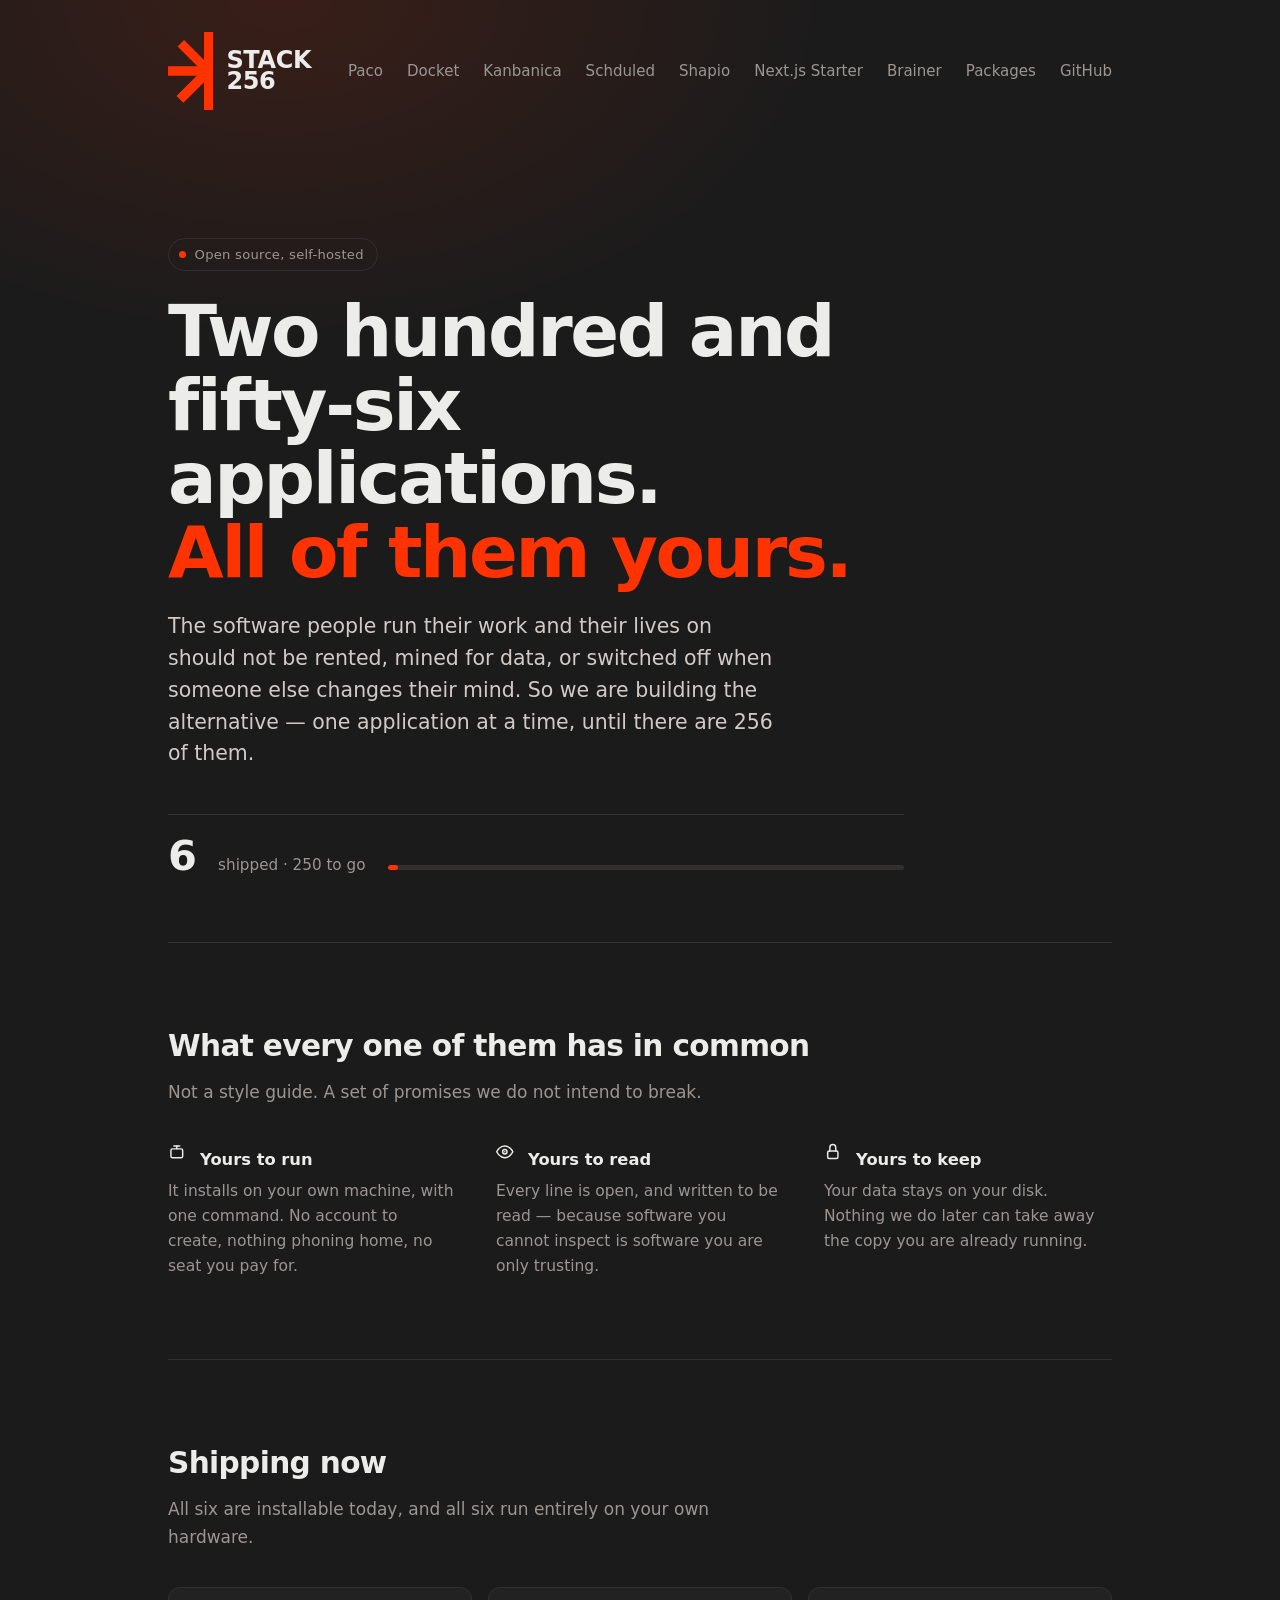
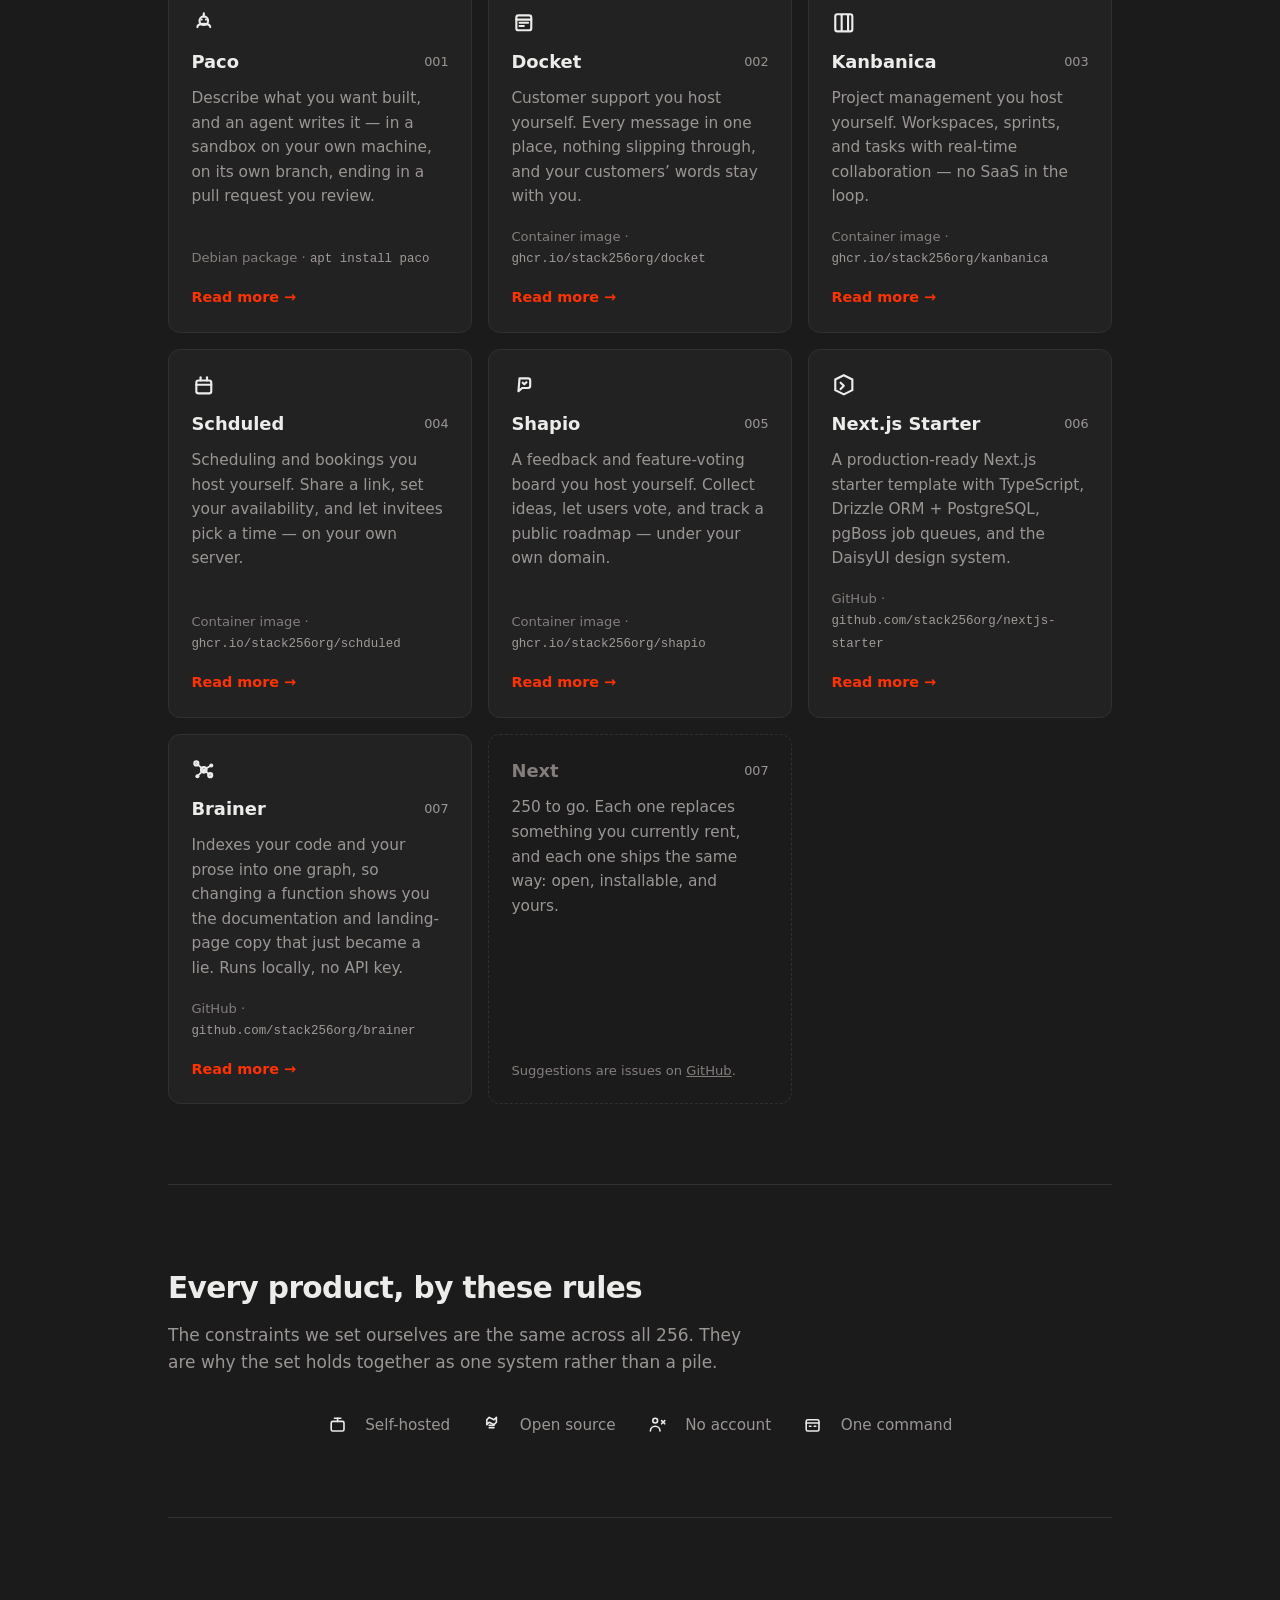
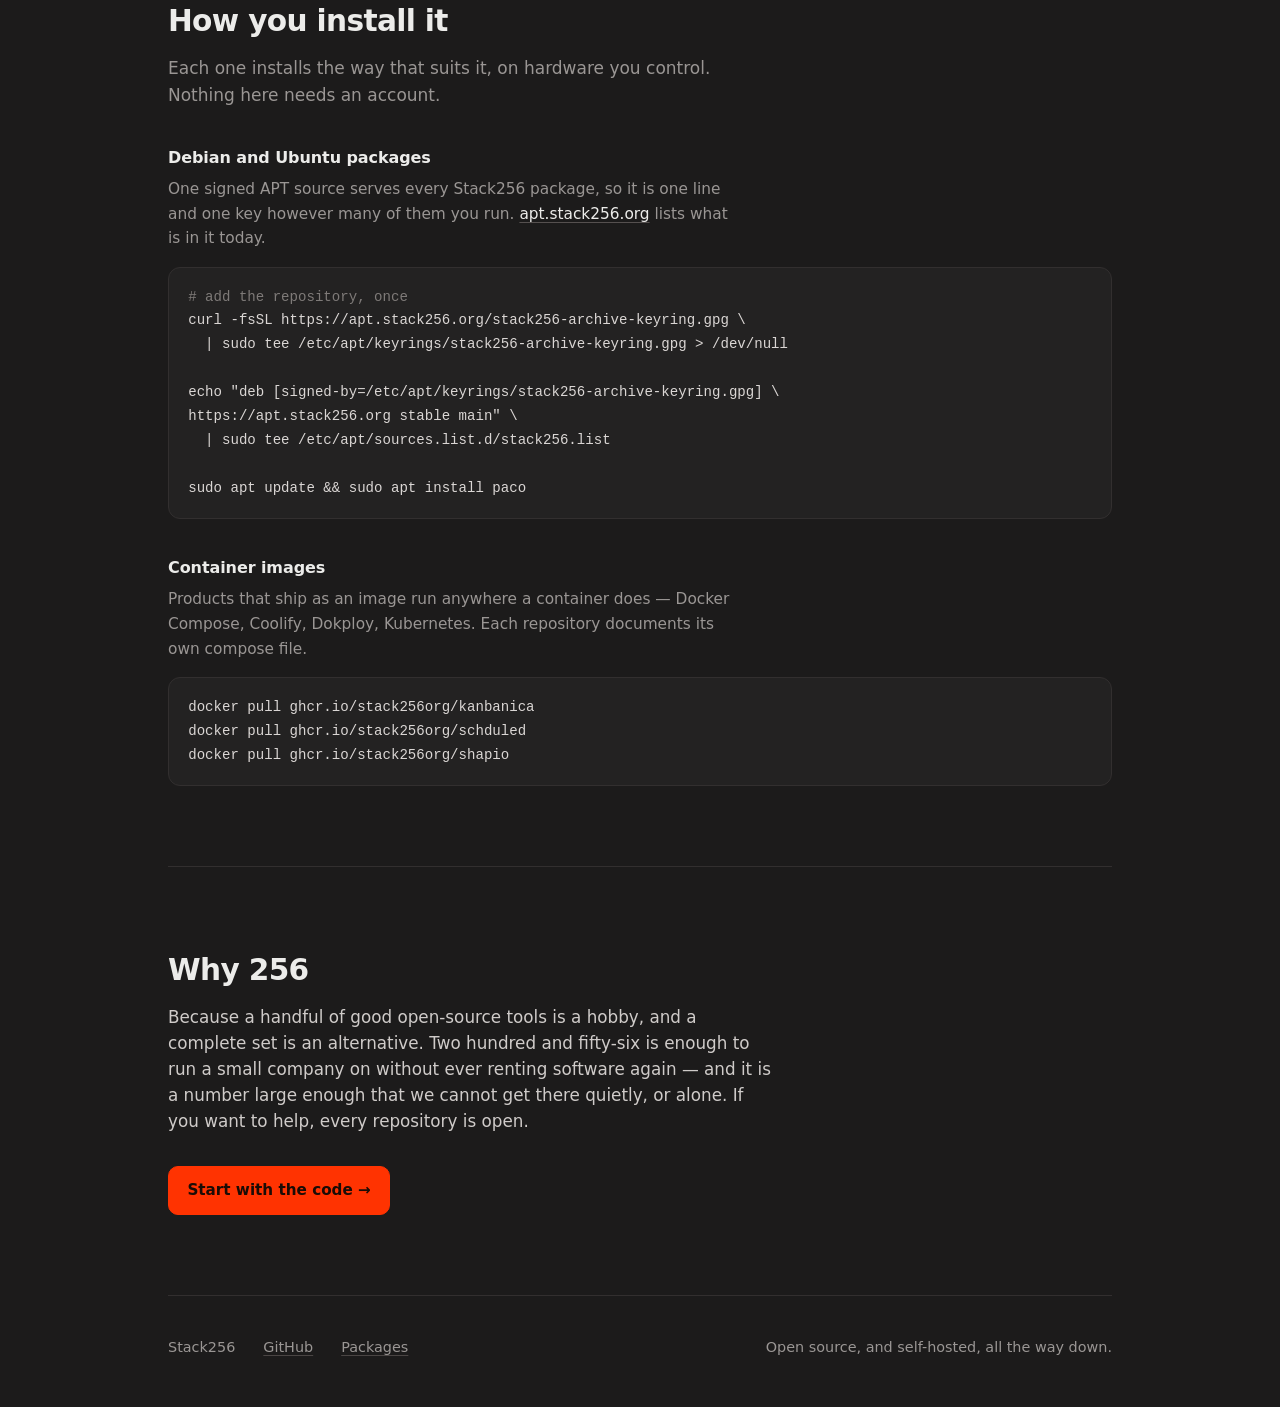
<file: index.html>
<!doctype html>
<html lang="en">
  <head>
    <meta charset="utf-8" />
    <meta name="viewport" content="width=device-width, initial-scale=1" />
    <title>Stack256 — 256 open-source applications you can host yourself</title>
    <meta
      name="description"
      content="We are building 256 open-source, self-hostable applications. Software you can run on your own machine, read every line of, and keep."
    />
    <meta name="theme-color" content="#1c1b1b" />

    <!-- Open Graph / social -->
    <meta property="og:type" content="website" />
    <meta property="og:title" content="Stack256 — 256 open-source applications" />
    <meta
      property="og:description"
      content="The software people run their work on should not be rented, surveilled, or switched off. We are building 256 applications you can host yourself."
    />
    <meta property="og:url" content="https://stack256.org" />
    <meta name="twitter:card" content="summary_large_image" />

    <!-- The real mark, as a file rather than a hand-copied inline path: the
         home page and every product page uses it, and six transcriptions of
         the same geometry is seven chances to get it wrong. -->
    <link rel="icon" href="/assets/stack256-mark.svg" type="image/svg+xml" />
    <link rel="stylesheet" href="/assets/site.css" />
  </head>

  <body>
    <a class="skip" href="#main">Skip to content</a>
    <div class="wrap">
      <header>
        <div class="header-row">
          <a class="logo" href="/" aria-label="Stack256 home">
            <img src="/assets/stack256-mark.svg" alt="" width="48" height="84" />
            <div class="wordmark" aria-hidden="true">Stack<br />256</div>
          </a>

          <nav class="header-links">
            <a href="/paco/">Paco</a>
            <a href="/docket/">Docket</a>
            <a href="/kanbanica/">Kanbanica</a>
            <a href="/scheduled/">Schduled</a>
            <a href="/shapio/">Shapio</a>
            <a href="/nextjs-starter/">Next.js Starter</a>
            <a href="/brainer/">Brainer</a>
            <a href="https://apt.stack256.org">Packages</a>
            <a href="https://github.com/Stack256org">GitHub</a>
          </nav>
        </div>
      </header>

      <main id="main">
        <div class="hero">
          <span class="eyebrow"><span class="dot"></span>Open source, self-hosted</span>
          <h1>
            Two hundred and fifty-six applications.
            <span class="accent">All of them yours.</span>
          </h1>
          <p class="lede">
            The software people run their work and their lives on should not be
            rented, mined for data, or switched off when someone else changes
            their mind. So we are building the alternative — one application at a
            time, until there are 256 of them.
          </p>

          <div class="counter">
            <span class="n">6</span>
            <span class="of">shipped &middot; 250 to go</span>
            <span class="track"><span></span></span>
          </div>
        </div>

        <section>
          <h2>What every one of them has in common</h2>
          <p class="section-lede">
            Not a style guide. A set of promises we do not intend to break.
          </p>
          <ul class="principles">
            <li>
              <h3><svg class="feature-icon" xmlns="http://www.w3.org/2000/svg" viewBox="0 0 24 24" aria-hidden="true">
  <rect x="4" y="8" width="16" height="12" rx="2" fill="none" stroke="currentColor" stroke-width="2"/>
  <line x1="8" y1="4" x2="16" y2="4" stroke="currentColor" stroke-width="2" stroke-linecap="round"/>
  <line x1="12" y1="4" x2="12" y2="8" stroke="currentColor" stroke-width="2" stroke-linecap="round"/>
</svg> Yours to run</h3>
              <p>
                It installs on your own machine, with one command. No account to
                create, nothing phoning home, no seat you pay for.
              </p>
            </li>
            <li>
              <h3><svg class="feature-icon" xmlns="http://www.w3.org/2000/svg" viewBox="0 0 24 24" aria-hidden="true">
  <circle cx="12" cy="12" r="3" fill="none" stroke="currentColor" stroke-width="2"/>
  <path d="M1 12s4-8 11-8 11 8 11 8-4 8-11 8-11-8-11-8z" fill="none" stroke="currentColor" stroke-width="2" stroke-linecap="round" stroke-linejoin="round"/>
  <circle cx="12" cy="12" r="1" fill="currentColor"/>
</svg> Yours to read</h3>
              <p>
                Every line is open, and written to be read — because software you
                cannot inspect is software you are only trusting.
              </p>
            </li>
            <li>
              <h3><svg class="feature-icon" xmlns="http://www.w3.org/2000/svg" viewBox="0 0 24 24" aria-hidden="true">
  <rect x="5" y="11" width="14" height="10" rx="2" fill="none" stroke="currentColor" stroke-width="2"/>
  <path d="M8 11V6a4 4 0 018 0v5" fill="none" stroke="currentColor" stroke-width="2" stroke-linecap="round"/>
</svg> Yours to keep</h3>
              <p>
                Your data stays on your disk. Nothing we do later can take away
                the copy you are already running.
              </p>
            </li>
          </ul>
        </section>

        <section>
          <h2>Shipping now</h2>
          <p class="section-lede">
            All six are installable today, and all six run entirely on your
            own hardware.
          </p>
          <div class="products">
            <a class="card" href="/paco/">
              <svg class="card-mark" xmlns="http://www.w3.org/2000/svg" viewBox="0 0 24 24" role="img" aria-hidden="true" focusable="false">
  <circle cx="12" cy="10" r="4" fill="none" stroke="currentColor" stroke-width="2"/>
  <line x1="12" y1="4" x2="12" y2="6" stroke="currentColor" stroke-width="2" stroke-linecap="round"/>
  <circle cx="12" cy="3" r="1" fill="currentColor"/>
  <circle cx="10" cy="9" r="1" fill="currentColor"/>
  <circle cx="14" cy="9" r="1" fill="currentColor"/>
  <path d="M6 16 C6 14 8 13 12 13 C16 13 18 14 18 16" fill="none" stroke="currentColor" stroke-width="2" stroke-linecap="round"/>
</svg>
              <div class="card-top">
                <h3>Paco</h3>
                <span class="idx">001</span>
              </div>
              <p>
                Describe what you want built, and an agent writes it — in a
                sandbox on your own machine, on its own branch, ending in a pull
                request you review.
              </p>
              <p class="meta">Debian package &middot; <code>apt install paco</code></p>
              <p class="go">Read more &rarr;</p>
            </a>

            <a class="card" href="/docket/">
              <svg class="card-mark" xmlns="http://www.w3.org/2000/svg" viewBox="0 0 24 24" role="img" aria-hidden="true" focusable="false">
  <rect x="5" y="5" width="14" height="14" rx="2" fill="none" stroke="currentColor" stroke-width="2"/>
  <line x1="5" y1="9" x2="19" y2="9" stroke="currentColor" stroke-width="2" stroke-linecap="round"/>
  <line x1="8" y1="12" x2="16" y2="12" stroke="currentColor" stroke-width="2" stroke-linecap="round"/>
  <line x1="8" y1="15" x2="12" y2="15" stroke="currentColor" stroke-width="2" stroke-linecap="round"/>
</svg>
              <div class="card-top">
                <h3>Docket</h3>
                <span class="idx">002</span>
              </div>
              <p>
                Customer support you host yourself. Every message in one place,
                nothing slipping through, and your customers&rsquo; words stay
                with you.
              </p>
              <p class="meta">
                Container image &middot; <code>ghcr.io/stack256org/docket</code>
              </p>
              <p class="go">Read more &rarr;</p>
            </a>

            <a class="card" href="/kanbanica/">
              <svg class="card-mark" xmlns="http://www.w3.org/2000/svg" viewBox="0 0 24 24" role="img" aria-hidden="true" focusable="false">
  <rect x="4" y="4" width="16" height="16" rx="2" fill="none" stroke="currentColor" stroke-width="2"/>
  <line x1="10" y1="5" x2="10" y2="19" stroke="currentColor" stroke-width="2" stroke-linecap="round"/>
  <line x1="16" y1="5" x2="16" y2="19" stroke="currentColor" stroke-width="2" stroke-linecap="round"/>
</svg>
              <div class="card-top">
                <h3>Kanbanica</h3>
                <span class="idx">003</span>
              </div>
              <p>
                Project management you host yourself. Workspaces, sprints, and
                tasks with real-time collaboration &mdash; no SaaS in the loop.
              </p>
              <p class="meta">
                Container image &middot; <code>ghcr.io/stack256org/kanbanica</code>
              </p>
              <p class="go">Read more &rarr;</p>
            </a>

            <a class="card" href="/scheduled/">
              <svg class="card-mark" xmlns="http://www.w3.org/2000/svg" viewBox="0 0 24 24" role="img" aria-hidden="true" focusable="false">
  <rect x="5" y="8" width="14" height="12" rx="2" fill="none" stroke="currentColor" stroke-width="2"/>
  <line x1="5" y1="12" x2="19" y2="12" stroke="currentColor" stroke-width="2" stroke-linecap="round"/>
  <line x1="9" y1="5" x2="9" y2="8" stroke="currentColor" stroke-width="2" stroke-linecap="round"/>
  <line x1="15" y1="5" x2="15" y2="8" stroke="currentColor" stroke-width="2" stroke-linecap="round"/>
</svg>
              <div class="card-top">
                <h3>Schduled</h3>
                <span class="idx">004</span>
              </div>
              <p>
                Scheduling and bookings you host yourself. Share a link, set
                your availability, and let invitees pick a time &mdash; on your
                own server.
              </p>
              <p class="meta">
                Container image &middot; <code>ghcr.io/stack256org/schduled</code>
              </p>
              <p class="go">Read more &rarr;</p>
            </a>

            <a class="card" href="/shapio/">
              <svg class="card-mark" xmlns="http://www.w3.org/2000/svg" viewBox="0 0 24 24" role="img" aria-hidden="true" focusable="false">
  <path d="M8 6 H16 C17.1 6 18 6.9 18 8 V13 C18 14.1 17.1 15 16 15 H10.5 L7 18 Z" fill="none" stroke="currentColor" stroke-width="2" stroke-linejoin="round"/>
  <path d="M11 10 L12.5 11.5 L14.5 9.5" stroke="currentColor" stroke-width="2" stroke-linecap="round" stroke-linejoin="round" fill="none"/>
</svg>
              <div class="card-top">
                <h3>Shapio</h3>
                <span class="idx">005</span>
              </div>
              <p>
                A feedback and feature-voting board you host yourself. Collect
                ideas, let users vote, and track a public roadmap &mdash; under
                your own domain.
              </p>
              <p class="meta">
                Container image &middot; <code>ghcr.io/stack256org/shapio</code>
              </p>
              <p class="go">Read more &rarr;</p>
            </a>

            <a class="card" href="/nextjs-starter/">
              <svg class="card-mark" xmlns="http://www.w3.org/2000/svg" viewBox="0 0 24 24" role="img" aria-hidden="true" focusable="false">
  <polygon points="4,7 4,17 12,21 20,17 20,7 12,3" fill="none" stroke="currentColor" stroke-width="2"/>
  <path d="M9 10l3 3-3 3" fill="none" stroke="currentColor" stroke-width="2" stroke-linecap="round" stroke-linejoin="round"/>
</svg>
              <div class="card-top">
                <h3>Next.js Starter</h3>
                <span class="idx">006</span>
              </div>
              <p>
                A production-ready Next.js starter template with TypeScript,
                Drizzle ORM + PostgreSQL, pgBoss job queues, and the DaisyUI
                design system.
              </p>
              <p class="meta">
                GitHub &middot; <code>github.com/stack256org/nextjs-starter</code>
              </p>
              <p class="go">Read more &rarr;</p>
            </a>

            <a class="card" href="/brainer/">
              <svg class="card-mark" xmlns="http://www.w3.org/2000/svg" viewBox="0 0 24 24" role="img" aria-hidden="true" focusable="false">
  <path d="M12 12L5 6M12 12l7-4M12 12l-6 6M12 12l6 5" fill="none" stroke="currentColor" stroke-width="1.6" stroke-linecap="round"/>
  <circle cx="12" cy="12" r="2.6" fill="none" stroke="currentColor" stroke-width="2"/>
  <circle cx="5" cy="6" r="1.9" fill="none" stroke="currentColor" stroke-width="2"/>
  <circle cx="19" cy="8" r="1.9" fill="currentColor"/>
  <circle cx="6" cy="18" r="1.9" fill="currentColor"/>
  <circle cx="18" cy="17" r="1.9" fill="none" stroke="currentColor" stroke-width="2"/>
</svg>
              <div class="card-top">
                <h3>Brainer</h3>
                <span class="idx">007</span>
              </div>
              <p>
                Indexes your code and your prose into one graph, so changing a
                function shows you the documentation and landing-page copy that
                just became a lie. Runs locally, no API key.
              </p>
              <p class="meta">
                GitHub &middot; <code>github.com/stack256org/brainer</code>
              </p>
              <p class="go">Read more &rarr;</p>
            </a>

            <div class="card card--ghost">
              <div class="card-top">
                <h3>Next</h3>
                <span class="idx">007</span>
              </div>
              <p>
                250 to go. Each one replaces something you currently rent, and
                each one ships the same way: open, installable, and yours.
              </p>
              <p class="meta">
                Suggestions are issues on
                <a href="https://github.com/Stack256org">GitHub</a>.
              </p>
            </div>
          </div>
        </section>

        <section>
          <h2>Every product, by these rules</h2>
          <p class="section-lede">
            The constraints we set ourselves are the same across all 256. They
            are why the set holds together as one system rather than a pile.
          </p>
          <ul class="features">
            <li>
              <svg class="feature-icon" xmlns="http://www.w3.org/2000/svg" viewBox="0 0 24 24" aria-hidden="true">
                <rect x="4" y="8" width="16" height="12" rx="2" fill="none" stroke="currentColor" stroke-width="2"/>
                <line x1="8" y1="4" x2="16" y2="4" stroke="currentColor" stroke-width="2" stroke-linecap="round"/>
                <line x1="12" y1="4" x2="12" y2="8" stroke="currentColor" stroke-width="2" stroke-linecap="round"/>
              </svg>
              Self-hosted
            </li>
            <li>
              <svg class="feature-icon" xmlns="http://www.w3.org/2000/svg" viewBox="0 0 24 24" aria-hidden="true">
                <path d="M6 6l3-3 6 3 3-3v6l-3 3-6-3-3 3z" fill="none" stroke="currentColor" stroke-width="2" stroke-linejoin="round"/>
                <line x1="9" y1="13" x2="15" y2="13" stroke="currentColor" stroke-width="2" stroke-linecap="round"/>
                <line x1="9" y1="16" x2="15" y2="16" stroke="currentColor" stroke-width="2" stroke-linecap="round"/>
              </svg>
              Open source
            </li>
            <li>
              <svg class="feature-icon" xmlns="http://www.w3.org/2000/svg" viewBox="0 0 24 24" aria-hidden="true">
                <circle cx="9" cy="7" r="3" fill="none" stroke="currentColor" stroke-width="2"/>
                <path d="M3 20c0-3.3 2.7-6 6-6s6 2.7 6 6" fill="none" stroke="currentColor" stroke-width="2" stroke-linecap="round"/>
                <line x1="17" y1="7" x2="21" y2="11" stroke="currentColor" stroke-width="2" stroke-linecap="round"/>
                <line x1="21" y1="7" x2="17" y2="11" stroke="currentColor" stroke-width="2" stroke-linecap="round"/>
              </svg>
              No account
            </li>
            <li>
              <svg class="feature-icon" xmlns="http://www.w3.org/2000/svg" viewBox="0 0 24 24" aria-hidden="true">
                <rect x="4" y="6" width="16" height="14" rx="2" fill="none" stroke="currentColor" stroke-width="2"/>
                <line x1="4" y1="10" x2="20" y2="10" stroke="currentColor" stroke-width="2" stroke-linecap="round"/>
                <line x1="8" y1="14" x2="10" y2="14" stroke="currentColor" stroke-width="2" stroke-linecap="round"/>
                <line x1="14" y1="14" x2="16" y2="14" stroke="currentColor" stroke-width="2" stroke-linecap="round"/>
              </svg>
              One command
            </li>
          </ul>
        </section>

        <section>
          <h2>How you install it</h2>
          <p class="section-lede">
            Each one installs the way that suits it, on hardware you control.
            Nothing here needs an account.
          </p>

          <h3 class="sub">Debian and Ubuntu packages</h3>
          <p class="sub-lede">
            One signed APT source serves every Stack256 package, so it is one
            line and one key however many of them you run.
            <a href="https://apt.stack256.org">apt.stack256.org</a> lists what is
            in it today.
          </p>
          <pre><code><span class="c"># add the repository, once</span>
curl -fsSL https://apt.stack256.org/stack256-archive-keyring.gpg \
  | sudo tee /etc/apt/keyrings/stack256-archive-keyring.gpg &gt; /dev/null

echo "deb [signed-by=/etc/apt/keyrings/stack256-archive-keyring.gpg] \
https://apt.stack256.org stable main" \
  | sudo tee /etc/apt/sources.list.d/stack256.list

sudo apt update &amp;&amp; sudo apt install paco</code></pre>

          <h3 class="sub">Container images</h3>
          <p class="sub-lede">
            Products that ship as an image run anywhere a container does &mdash;
            Docker Compose, Coolify, Dokploy, Kubernetes. Each repository
            documents its own compose file.
          </p>
          <pre><code>docker pull ghcr.io/stack256org/kanbanica
docker pull ghcr.io/stack256org/schduled
docker pull ghcr.io/stack256org/shapio</code></pre>
        </section>

        <section>
          <h2>Why 256</h2>
          <p class="lede" style="font-size: 1.05rem">
            Because a handful of good open-source tools is a hobby, and a
            complete set is an alternative. Two hundred and fifty-six is enough
            to run a small company on without ever renting software again — and
            it is a number large enough that we cannot get there quietly, or
            alone. If you want to help, every repository is open.
          </p>
          <div class="hero-actions">
            <a class="btn btn--primary" href="https://github.com/Stack256org"
              >Start with the code &rarr;</a
            >
          </div>
        </section>
      </main>

      <footer>
        <span>Stack256</span>
        <a href="https://github.com/Stack256org">GitHub</a>
        <a href="https://apt.stack256.org">Packages</a>
        <span class="spacer">Open source, and self-hosted, all the way down.</span>
      </footer>
    </div>
  </body>
</html>
</file>
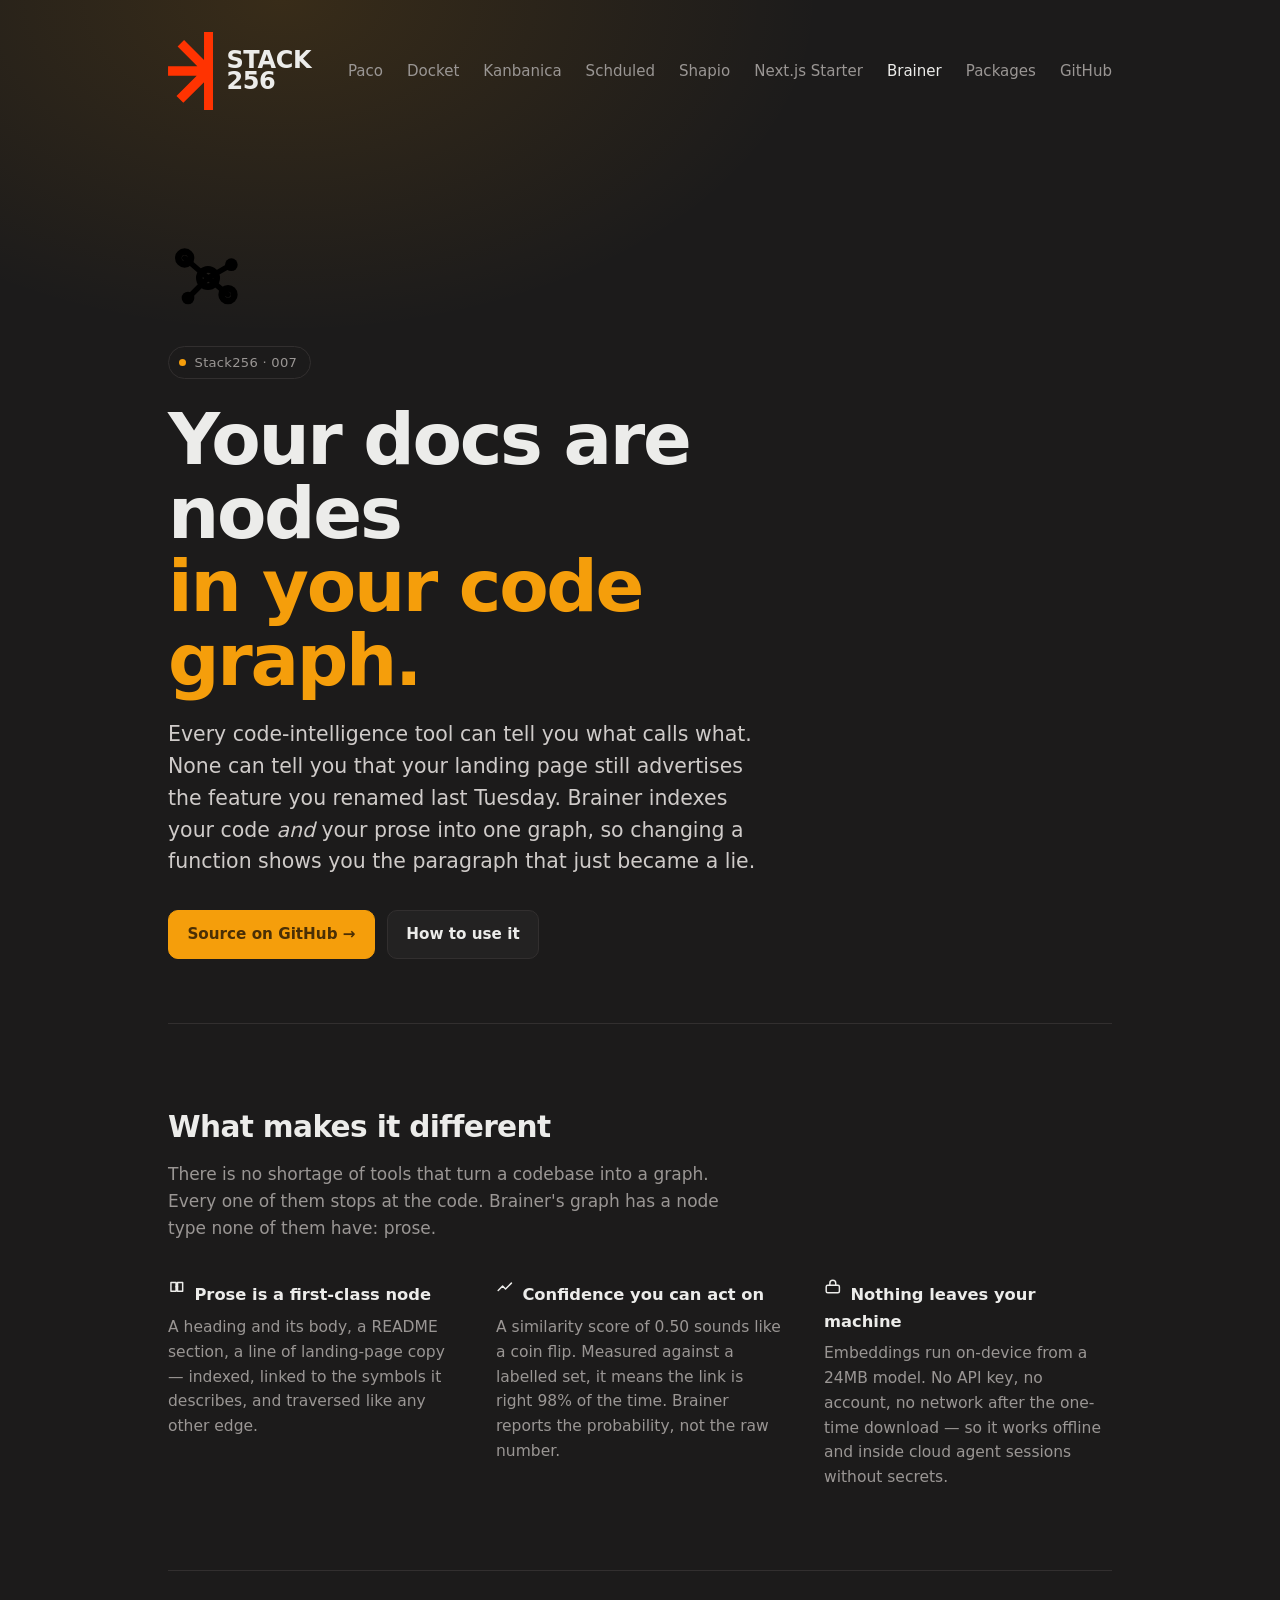
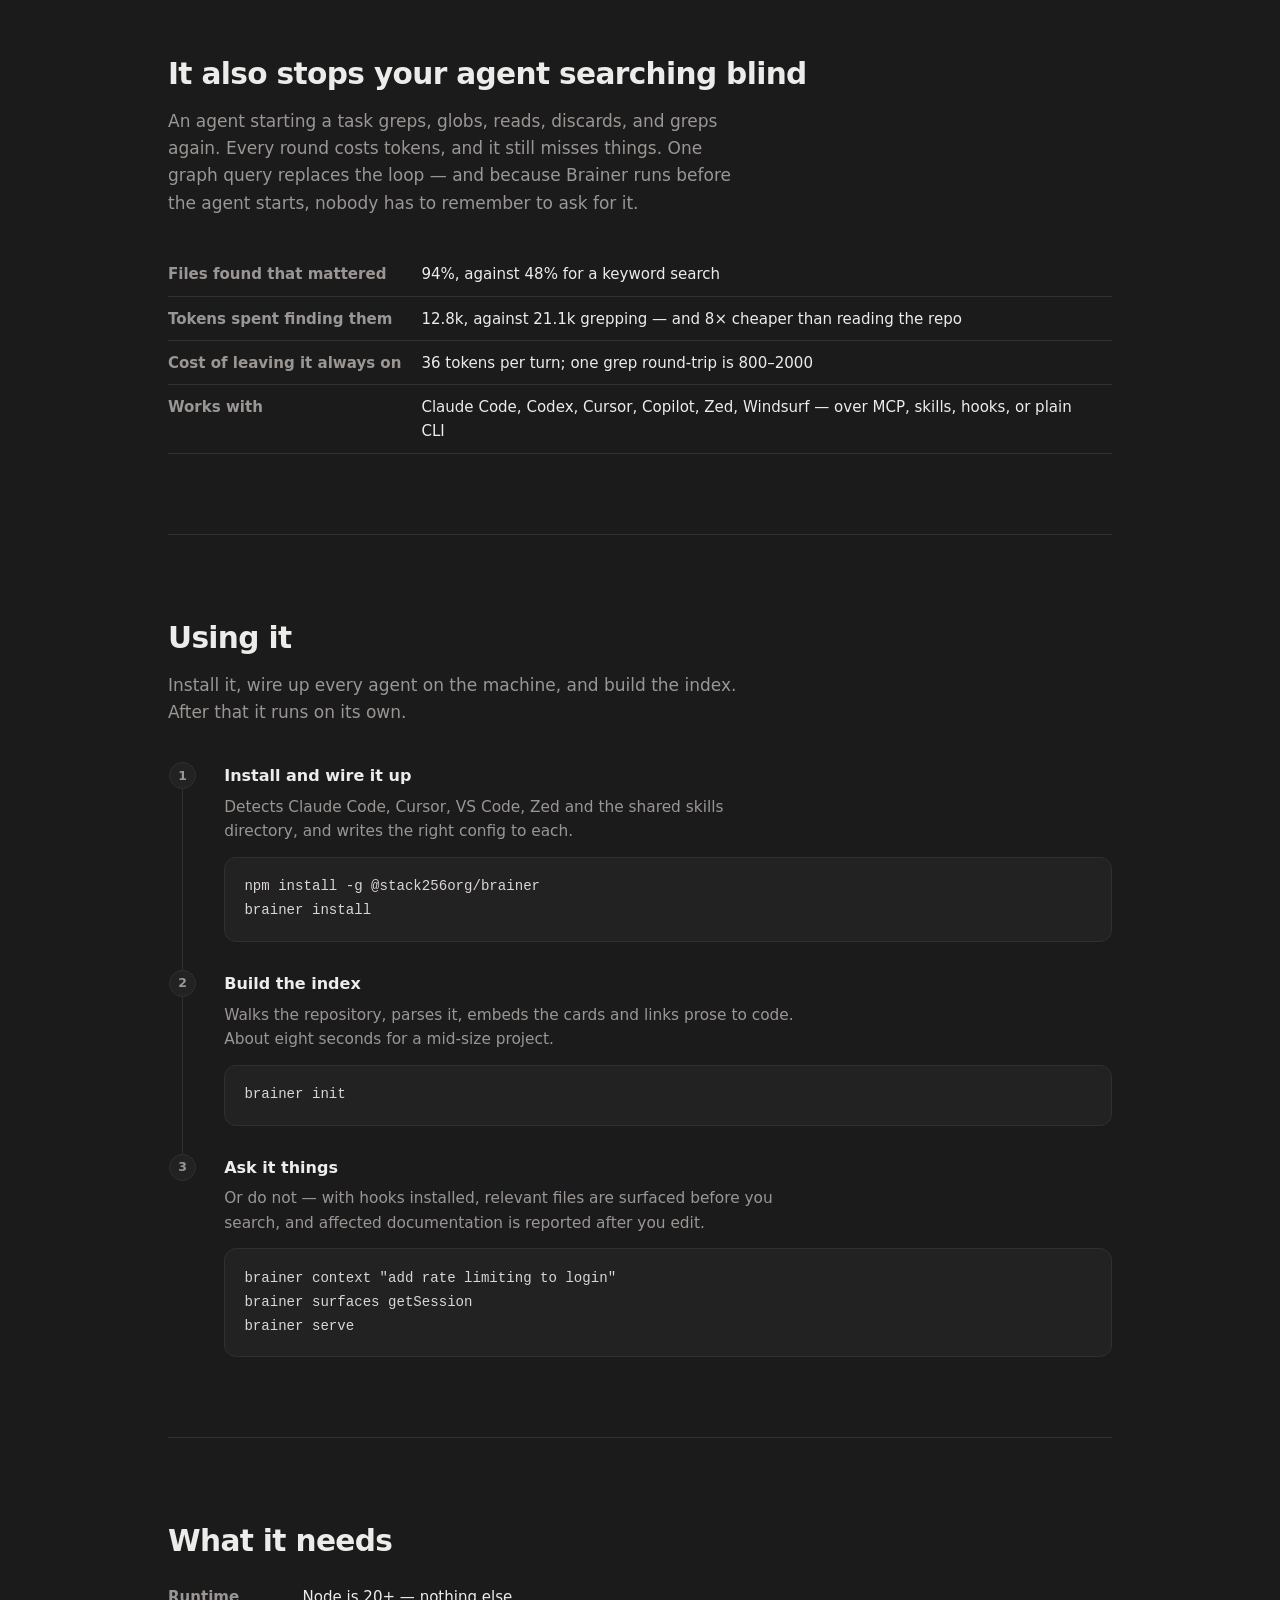
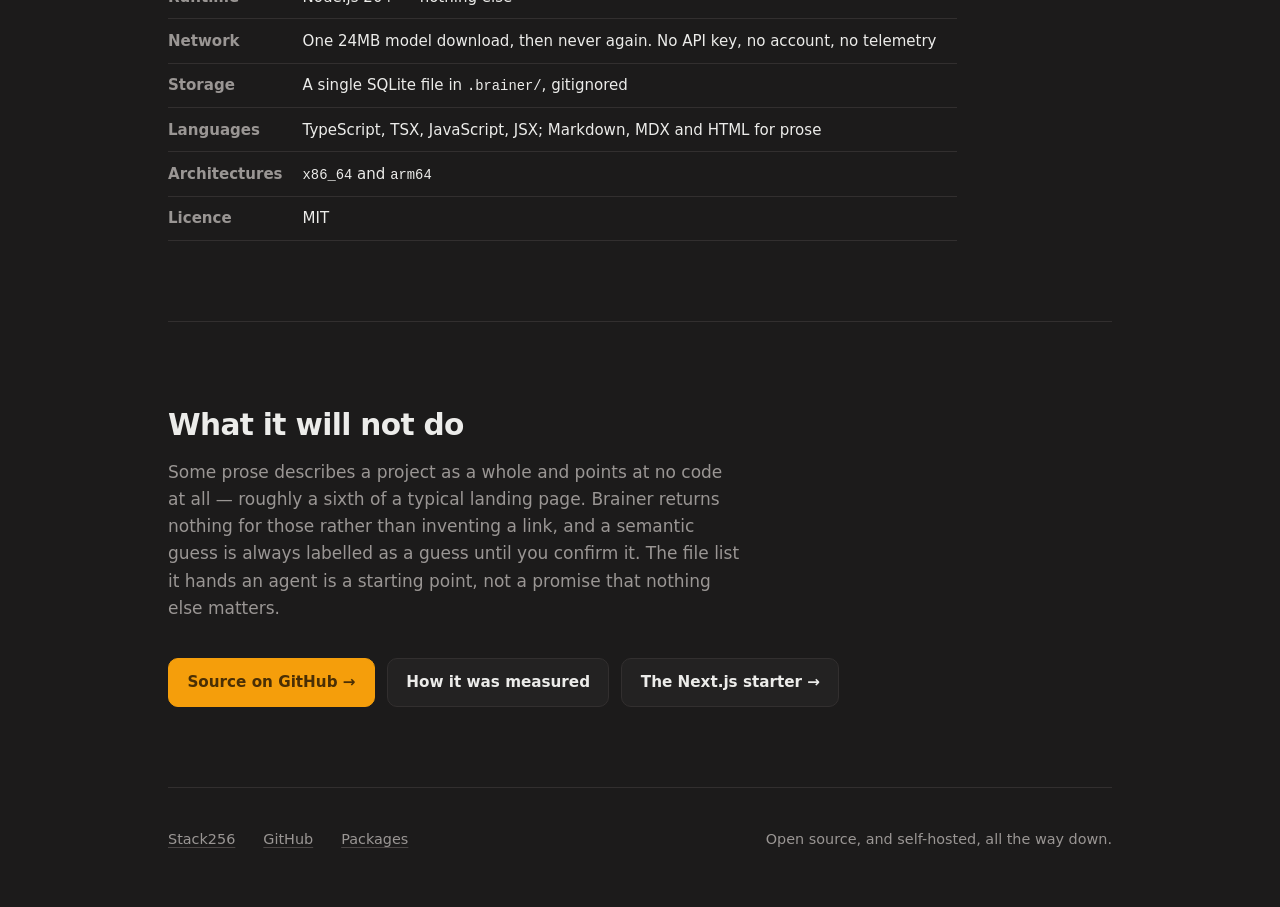
<file: brainer/index.html>
<!doctype html>
<html lang="en">
  <head>
    <meta charset="utf-8" />
    <meta name="viewport" content="width=device-width, initial-scale=1" />
    <title>Brainer — your docs are nodes in your code graph · Stack256</title>
    <meta
      name="description"
      content="Brainer indexes your code and your prose into one graph. Change a function and know which paragraph of documentation just became a lie. Runs locally, no API key."
    />
    <meta name="theme-color" content="#1c1b1b" />

    <meta property="og:type" content="website" />
    <meta property="og:title" content="Brainer — your docs are nodes in your code graph" />
    <meta
      property="og:description"
      content="Change a function, know which paragraph of marketing copy just became a lie. Start a task, get the files that matter without the search loop."
    />
    <meta property="og:url" content="https://stack256.org/brainer/" />
    <meta name="twitter:card" content="summary_large_image" />

    <link rel="icon" href="/assets/brainer-mark.svg" type="image/svg+xml" />
    <link rel="stylesheet" href="/assets/site.css" />
    <style>
      :root {
        --brand: #f59e0b;
        --brand-rgb: 245 158 11;
        --brand-ink: #4a2f05;
      }
    </style>
  </head>

  <body>
    <a class="skip" href="#main">Skip to content</a>
    <div class="wrap">
      <header>
        <div class="header-row">
          <a class="logo" href="/" aria-label="Stack256 home">
            <img src="/assets/stack256-mark.svg" alt="" width="44" height="80" />
            <div class="wordmark" aria-hidden="true">Stack<br />256</div>
          </a>

          <nav class="header-links">
            <a href="/paco/">Paco</a>
            <a href="/docket/">Docket</a>
            <a href="/kanbanica/">Kanbanica</a>
            <a href="/scheduled/">Schduled</a>
            <a href="/shapio/">Shapio</a>
            <a href="/nextjs-starter/">Next.js Starter</a>
            <a href="/brainer/" aria-current="page">Brainer</a>
            <a href="https://apt.stack256.org">Packages</a>
            <a href="https://github.com/Stack256org/brainer">GitHub</a>
          </nav>
        </div>
      </header>

      <main id="main">
        <div class="hero">
          <img class="product-mark" src="/assets/brainer-mark.svg" alt="" width="80" height="80" />
          <span class="eyebrow"><span class="dot"></span>Stack256 &middot; 007</span>
          <h1>
            Your docs are nodes
            <span class="accent">in your code graph.</span>
          </h1>
          <p class="lede">
            Every code-intelligence tool can tell you what calls what. None can
            tell you that your landing page still advertises the feature you
            renamed last Tuesday. Brainer indexes your code <em>and</em> your
            prose into one graph, so changing a function shows you the
            paragraph that just became a lie.
          </p>

          <div class="hero-actions">
            <a class="btn btn--primary" href="https://github.com/Stack256org/brainer"
              >Source on GitHub &rarr;</a
            >
            <a class="btn" href="#install">How to use it</a>
          </div>
        </div>

        <section>
          <h2>What makes it different</h2>
          <p class="section-lede">
            There is no shortage of tools that turn a codebase into a graph.
            Every one of them stops at the code. Brainer's graph has a node type
            none of them have: prose.
          </p>
          <ul class="principles">
            <li>
              <h3><svg class="feature-icon" xmlns="http://www.w3.org/2000/svg" viewBox="0 0 24 24" aria-hidden="true">
  <path d="M4 6h7v12H4zM13 6h7v12h-7z" fill="none" stroke="currentColor" stroke-width="2" stroke-linejoin="round"/>
  <path d="M11 12h2" stroke="currentColor" stroke-width="2" stroke-linecap="round"/>
</svg>Prose is a first-class node</h3>
              <p>
                A heading and its body, a README section, a line of landing-page
                copy &mdash; indexed, linked to the symbols it describes, and
                traversed like any other edge.
              </p>
            </li>
            <li>
              <h3><svg class="feature-icon" xmlns="http://www.w3.org/2000/svg" viewBox="0 0 24 24" aria-hidden="true">
  <path d="M3 17l6-6 4 4 8-8" fill="none" stroke="currentColor" stroke-width="2" stroke-linecap="round" stroke-linejoin="round"/>
</svg>Confidence you can act on</h3>
              <p>
                A similarity score of 0.50 sounds like a coin flip. Measured
                against a labelled set, it means the link is right 98% of the
                time. Brainer reports the probability, not the raw number.
              </p>
            </li>
            <li>
              <h3><svg class="feature-icon" xmlns="http://www.w3.org/2000/svg" viewBox="0 0 24 24" aria-hidden="true">
  <rect x="3" y="10" width="18" height="10" rx="2" fill="none" stroke="currentColor" stroke-width="2"/>
  <path d="M8 10V7a4 4 0 0 1 8 0v3" fill="none" stroke="currentColor" stroke-width="2"/>
</svg>Nothing leaves your machine</h3>
              <p>
                Embeddings run on-device from a 24MB model. No API key, no
                account, no network after the one-time download &mdash; so it
                works offline and inside cloud agent sessions without secrets.
              </p>
            </li>
          </ul>
        </section>

        <section>
          <h2>It also stops your agent searching blind</h2>
          <p class="section-lede">
            An agent starting a task greps, globs, reads, discards, and greps
            again. Every round costs tokens, and it still misses things. One
            graph query replaces the loop &mdash; and because Brainer runs
            before the agent starts, nobody has to remember to ask for it.
          </p>
          <table class="spec">
            <tbody>
              <tr>
                <th scope="row">Files found that mattered</th>
                <td>94%, against 48% for a keyword search</td>
              </tr>
              <tr>
                <th scope="row">Tokens spent finding them</th>
                <td>12.8k, against 21.1k grepping &mdash; and 8&times; cheaper than reading the repo</td>
              </tr>
              <tr>
                <th scope="row">Cost of leaving it always on</th>
                <td>36 tokens per turn; one grep round-trip is 800&ndash;2000</td>
              </tr>
              <tr>
                <th scope="row">Works with</th>
                <td>
                  Claude Code, Codex, Cursor, Copilot, Zed, Windsurf &mdash; over
                  MCP, skills, hooks, or plain CLI
                </td>
              </tr>
            </tbody>
          </table>
        </section>

        <section id="install">
          <h2>Using it</h2>
          <p class="section-lede">
            Install it, wire up every agent on the machine, and build the
            index. After that it runs on its own.
          </p>

          <ol class="steps">
            <li>
              <h3>Install and wire it up</h3>
              <p>
                Detects Claude Code, Cursor, VS Code, Zed and the shared skills
                directory, and writes the right config to each.
              </p>
              <pre><code>npm install -g @stack256org/brainer
brainer install</code></pre>
            </li>
            <li>
              <h3>Build the index</h3>
              <p>
                Walks the repository, parses it, embeds the cards and links
                prose to code. About eight seconds for a mid-size project.
              </p>
              <pre><code>brainer init</code></pre>
            </li>
            <li>
              <h3>Ask it things</h3>
              <p>
                Or do not &mdash; with hooks installed, relevant files are
                surfaced before you search, and affected documentation is
                reported after you edit.
              </p>
              <pre><code>brainer context "add rate limiting to login"
brainer surfaces getSession
brainer serve</code></pre>
            </li>
          </ol>
        </section>

        <section>
          <h2>What it needs</h2>
          <table class="spec">
            <tbody>
              <tr>
                <th scope="row">Runtime</th>
                <td>Node.js 20+ &mdash; nothing else</td>
              </tr>
              <tr>
                <th scope="row">Network</th>
                <td>
                  One 24MB model download, then never again. No API key, no
                  account, no telemetry
                </td>
              </tr>
              <tr>
                <th scope="row">Storage</th>
                <td>
                  A single SQLite file in <code>.brainer/</code>, gitignored
                </td>
              </tr>
              <tr>
                <th scope="row">Languages</th>
                <td>
                  TypeScript, TSX, JavaScript, JSX; Markdown, MDX and HTML for
                  prose
                </td>
              </tr>
              <tr>
                <th scope="row">Architectures</th>
                <td><code>x86_64</code> and <code>arm64</code></td>
              </tr>
              <tr>
                <th scope="row">Licence</th>
                <td>MIT</td>
              </tr>
            </tbody>
          </table>
        </section>

        <section>
          <h2>What it will not do</h2>
          <p class="section-lede">
            Some prose describes a project as a whole and points at no code at
            all &mdash; roughly a sixth of a typical landing page. Brainer
            returns nothing for those rather than inventing a link, and a
            semantic guess is always labelled as a guess until you confirm it.
            The file list it hands an agent is a starting point, not a promise
            that nothing else matters.
          </p>
          <div class="hero-actions">
            <a class="btn btn--primary" href="https://github.com/Stack256org/brainer"
              >Source on GitHub &rarr;</a
            >
            <a
              class="btn"
              href="https://github.com/Stack256org/brainer/blob/main/docs/VERIFICATION.md"
              >How it was measured</a
            >
            <a class="btn" href="/nextjs-starter/">The Next.js starter &rarr;</a>
          </div>
        </section>
      </main>

      <footer>
        <a href="/">Stack256</a>
        <a href="https://github.com/Stack256org/brainer">GitHub</a>
        <a href="https://apt.stack256.org">Packages</a>
        <span class="spacer">Open source, and self-hosted, all the way down.</span>
      </footer>
    </div>
  </body>
</html>
</file>
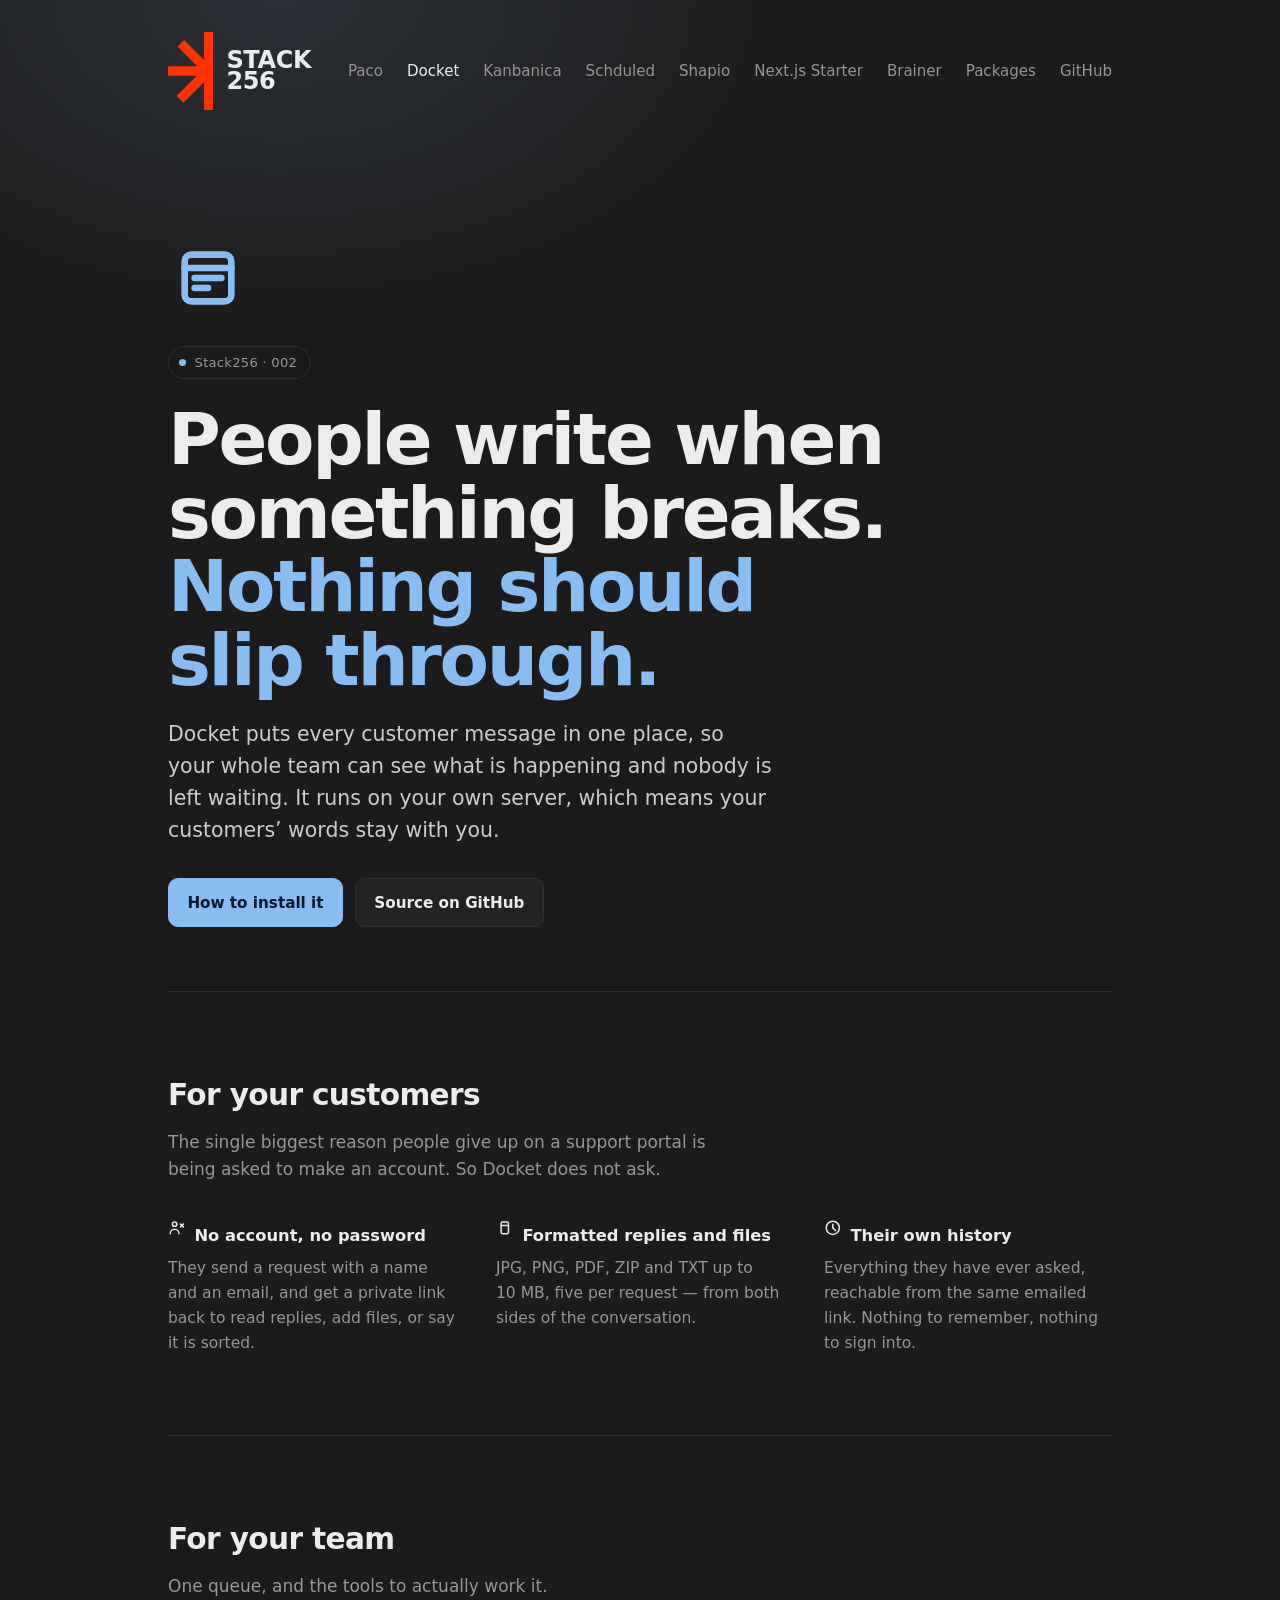
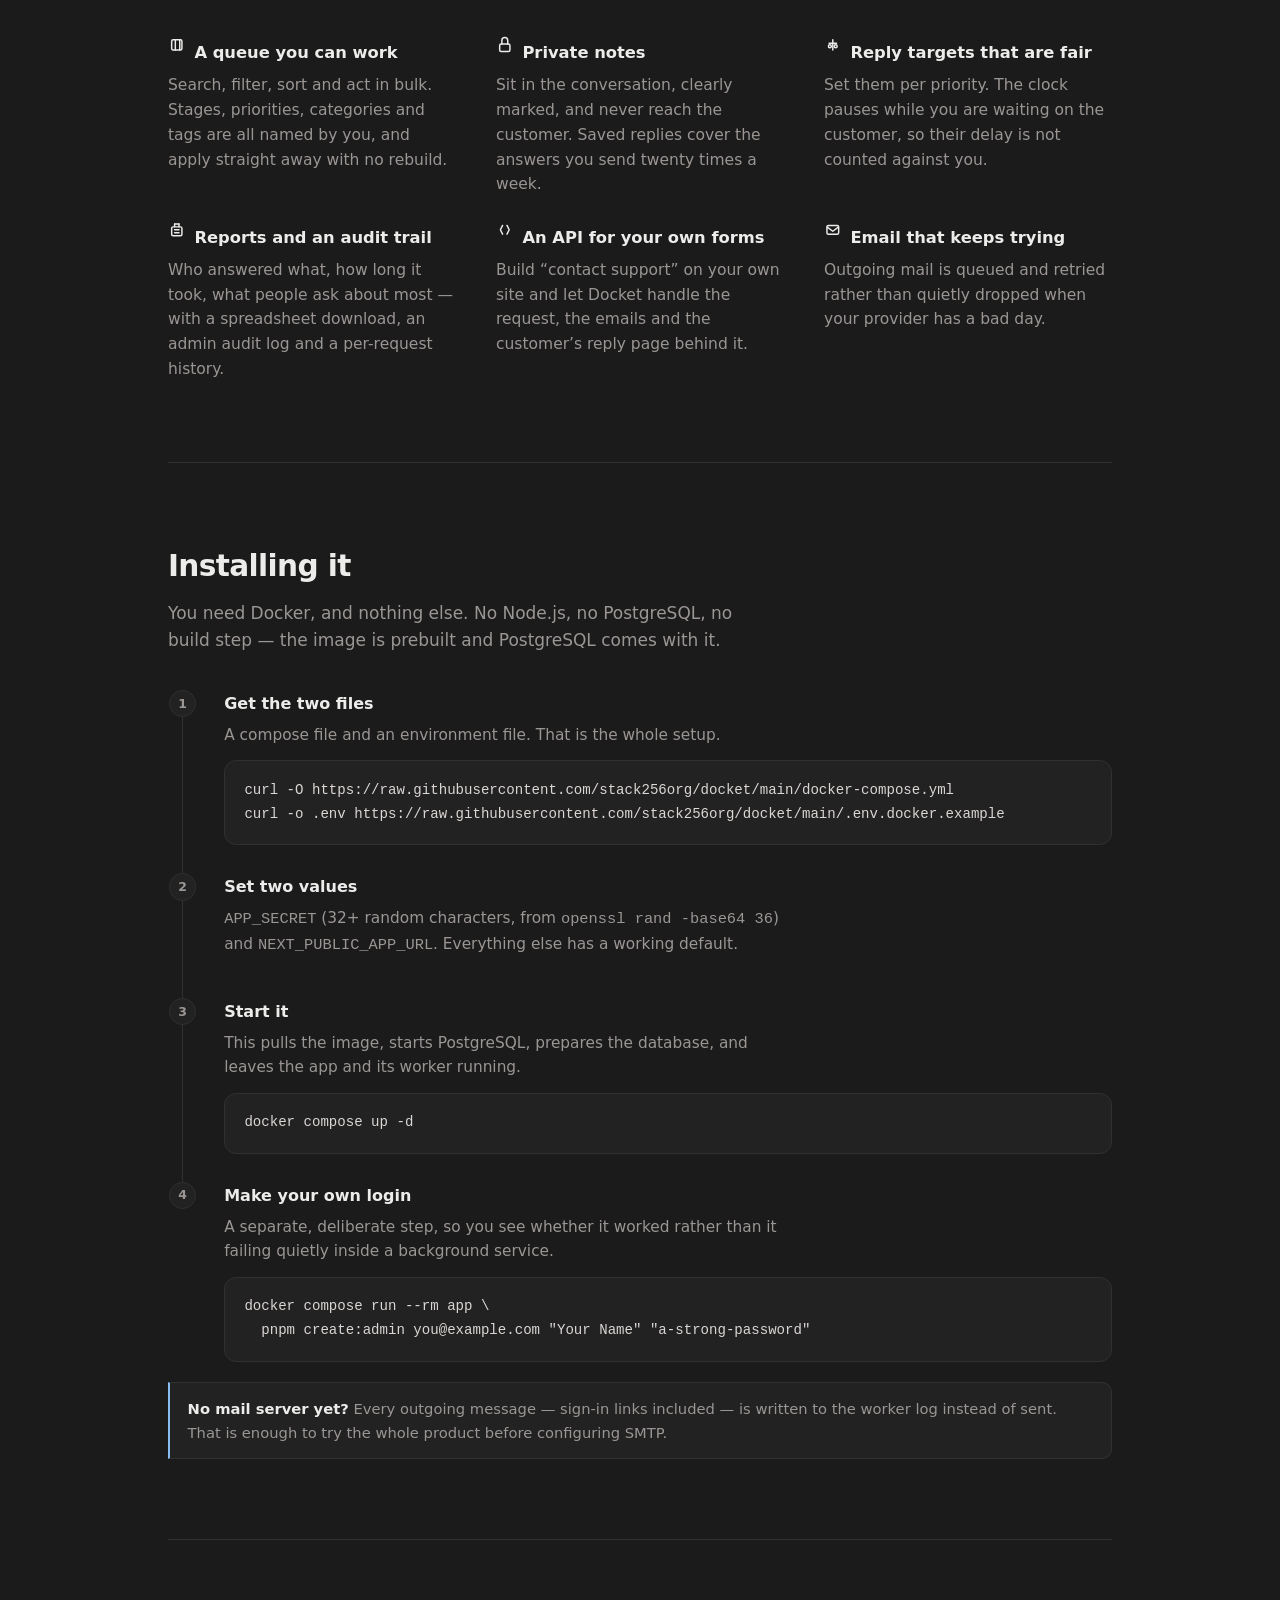
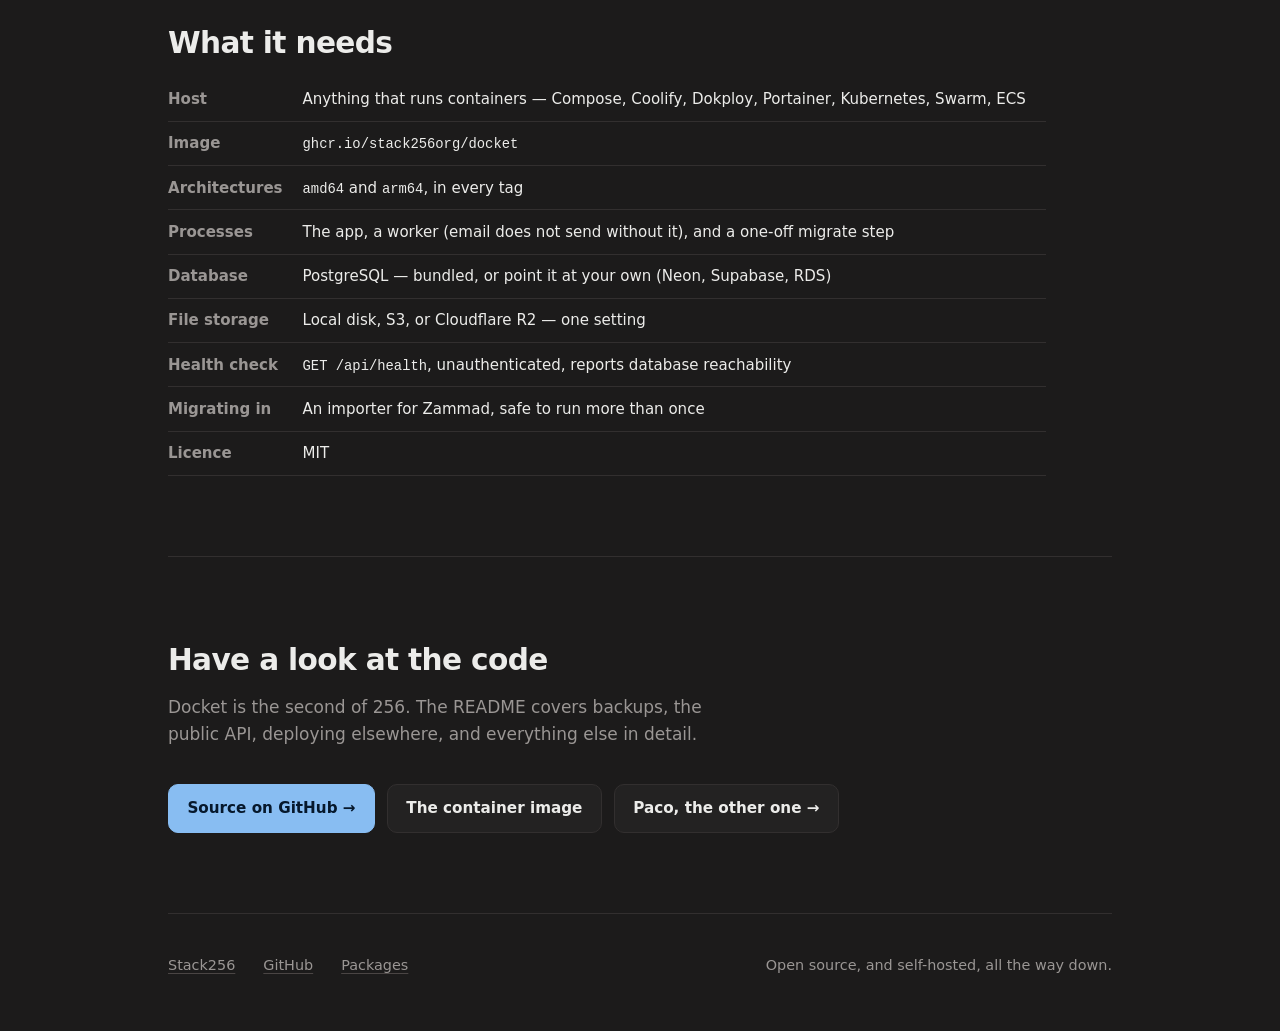
<file: docket/index.html>
<!doctype html>
<html lang="en">
  <head>
    <meta charset="utf-8" />
    <meta name="viewport" content="width=device-width, initial-scale=1" />
    <title>Docket — customer support you host yourself · Stack256</title>
    <meta
      name="description"
      content="Every customer message in one place, nothing slipping through, and your customers' words stay on your server. Self-hosted support ticketing, one docker compose away."
    />
    <meta name="theme-color" content="#1c1b1b" />

    <meta property="og:type" content="website" />
    <meta property="og:title" content="Docket — customer support you host yourself" />
    <meta
      property="og:description"
      content="Customers write in without making an account. Your team answers from one queue. It all runs on your own server."
    />
    <meta property="og:url" content="https://stack256.org/docket/" />
    <meta name="twitter:card" content="summary_large_image" />

    <link rel="icon" href="/assets/docket-mark.svg" type="image/svg+xml" />
    <link rel="stylesheet" href="/assets/site.css" />
    <style>
      /*
       * Docket's accent, sampled from its own mark rather than chosen to match.
       * As on the Paco page, these three custom properties are the only
       * difference — site.css draws every accent from them.
       */
      :root {
        /* Docket's mark is navy on off-white, and navy is unusable as an accent
           on this near-black surface — it disappears. So the accent is `sand`
           from Docket's own in-app palette: a real brand colour, drawn from the
           same family as the mark, and legible here. */
        --brand: #88bdf2;
        --brand-rgb: 136 189 242;
        --brand-ink: #06182c;
      }
    </style>
  </head>

  <body>
    <a class="skip" href="#main">Skip to content</a>
    <div class="wrap">
      <header>
        <div class="header-row">
          <a class="logo" href="/" aria-label="Stack256 home">
            <img src="/assets/stack256-mark.svg" alt="" width="48" height="84" />
            <div class="wordmark" aria-hidden="true">Stack<br />256</div>
          </a>

          <nav class="header-links">
            <a href="/paco/">Paco</a>
            <a href="/docket/" aria-current="page">Docket</a>
            <a href="/kanbanica/">Kanbanica</a>
            <a href="/scheduled/">Schduled</a>
            <a href="/shapio/">Shapio</a>
            <a href="/nextjs-starter/">Next.js Starter</a>
            <a href="/brainer/">Brainer</a>
            <a href="https://apt.stack256.org">Packages</a>
            <a href="https://github.com/Stack256org/docket">GitHub</a>
          </nav>
        </div>
      </header>

      <main id="main">
        <div class="hero">
          <svg class="product-mark" xmlns="http://www.w3.org/2000/svg" viewBox="0 0 24 24" role="img" aria-label="Docket">
  <rect x="5" y="5" width="14" height="14" rx="2" fill="none" stroke="currentColor" stroke-width="2"/>
  <line x1="5" y1="9" x2="19" y2="9" stroke="currentColor" stroke-width="2" stroke-linecap="round"/>
  <line x1="8" y1="12" x2="16" y2="12" stroke="currentColor" stroke-width="2" stroke-linecap="round"/>
  <line x1="8" y1="15" x2="12" y2="15" stroke="currentColor" stroke-width="2" stroke-linecap="round"/>
</svg>
          <span class="eyebrow"><span class="dot"></span>Stack256 &middot; 002</span>
          <h1>
            People write when something breaks.
            <span class="accent">Nothing should slip through.</span>
          </h1>
          <p class="lede">
            Docket puts every customer message in one place, so your whole team
            can see what is happening and nobody is left waiting. It runs on your
            own server, which means your customers&rsquo; words stay with you.
          </p>

          <div class="hero-actions">
            <a class="btn btn--primary" href="#install">How to install it</a>
            <a class="btn" href="https://github.com/Stack256org/docket"
              >Source on GitHub</a
            >
          </div>
        </div>

        <section>
          <h2>For your customers</h2>
          <p class="section-lede">
            The single biggest reason people give up on a support portal is being
            asked to make an account. So Docket does not ask.
          </p>
          <ul class="principles">
            <li>
              <h3><svg class="feature-icon" xmlns="http://www.w3.org/2000/svg" viewBox="0 0 24 24" aria-hidden="true"><circle cx="9" cy="7" r="3" fill="none" stroke="currentColor" stroke-width="2"/><path d="M3 20c0-3.3 2.7-6 6-6s6 2.7 6 6" fill="none" stroke="currentColor" stroke-width="2" stroke-linecap="round"/><line x1="17" y1="7" x2="21" y2="11" stroke="currentColor" stroke-width="2" stroke-linecap="round"/><line x1="21" y1="7" x2="17" y2="11" stroke="currentColor" stroke-width="2" stroke-linecap="round"/></svg>No account, no password</h3>
              <p>
                They send a request with a name and an email, and get a private
                link back to read replies, add files, or say it is sorted.
              </p>
            </li>
            <li>
              <h3><svg class="feature-icon" xmlns="http://www.w3.org/2000/svg" viewBox="0 0 24 24" aria-hidden="true"><rect x="7" y="4" width="10" height="16" rx="2" fill="none" stroke="currentColor" stroke-width="2"/><line x1="7" y1="9" x2="17" y2="9" stroke="currentColor" stroke-width="2" stroke-linecap="round"/></svg>Formatted replies and files</h3>
              <p>
                JPG, PNG, PDF, ZIP and TXT up to 10&nbsp;MB, five per request —
                from both sides of the conversation.
              </p>
            </li>
            <li>
              <h3><svg class="feature-icon" xmlns="http://www.w3.org/2000/svg" viewBox="0 0 24 24" aria-hidden="true"><circle cx="12" cy="12" r="9" fill="none" stroke="currentColor" stroke-width="2"/><line x1="12" y1="7" x2="12" y2="12" stroke="currentColor" stroke-width="2" stroke-linecap="round"/><line x1="12" y1="12" x2="15.5" y2="15.5" stroke="currentColor" stroke-width="2" stroke-linecap="round"/></svg>Their own history</h3>
              <p>
                Everything they have ever asked, reachable from the same emailed
                link. Nothing to remember, nothing to sign into.
              </p>
            </li>
          </ul>
        </section>

        <section>
          <h2>For your team</h2>
          <p class="section-lede">
            One queue, and the tools to actually work it.
          </p>
          <ul class="principles">
            <li>
              <h3><svg class="feature-icon" xmlns="http://www.w3.org/2000/svg" viewBox="0 0 24 24" aria-hidden="true"><rect x="5" y="5" width="14" height="14" rx="2" fill="none" stroke="currentColor" stroke-width="2"/><line x1="10" y1="5" x2="10" y2="19" stroke="currentColor" stroke-width="2" stroke-linecap="round"/><line x1="16" y1="5" x2="16" y2="19" stroke="currentColor" stroke-width="2" stroke-linecap="round"/></svg>A queue you can work</h3>
              <p>
                Search, filter, sort and act in bulk. Stages, priorities,
                categories and tags are all named by you, and apply straight away
                with no rebuild.
              </p>
            </li>
            <li>
              <h3><svg class="feature-icon" xmlns="http://www.w3.org/2000/svg" viewBox="0 0 24 24" aria-hidden="true"><rect x="5" y="11" width="14" height="10" rx="2" fill="none" stroke="currentColor" stroke-width="2"/><path d="M8 11V6a4 4 0 018 0v5" fill="none" stroke="currentColor" stroke-width="2" stroke-linecap="round"/></svg>Private notes</h3>
              <p>
                Sit in the conversation, clearly marked, and never reach the
                customer. Saved replies cover the answers you send twenty times a
                week.
              </p>
            </li>
            <li>
              <h3><svg class="feature-icon" xmlns="http://www.w3.org/2000/svg" viewBox="0 0 24 24" aria-hidden="true"><line x1="12" y1="5" x2="12" y2="19" stroke="currentColor" stroke-width="2" stroke-linecap="round"/><line x1="7" y1="10" x2="17" y2="10" stroke="currentColor" stroke-width="2" stroke-linecap="round"/><circle cx="8" cy="14" r="2" fill="none" stroke="currentColor" stroke-width="2"/><circle cx="16" cy="14" r="2" fill="none" stroke="currentColor" stroke-width="2"/></svg>Reply targets that are fair</h3>
              <p>
                Set them per priority. The clock pauses while you are waiting on
                the customer, so their delay is not counted against you.
              </p>
            </li>
            <li>
              <h3><svg class="feature-icon" xmlns="http://www.w3.org/2000/svg" viewBox="0 0 24 24" aria-hidden="true"><rect x="5" y="8" width="14" height="12" rx="2" fill="none" stroke="currentColor" stroke-width="2"/><line x1="9" y1="4" x2="15" y2="4" stroke="currentColor" stroke-width="2" stroke-linecap="round"/><line x1="9" y1="4" x2="9" y2="8" stroke="currentColor" stroke-width="2" stroke-linecap="round"/><line x1="15" y1="4" x2="15" y2="8" stroke="currentColor" stroke-width="2" stroke-linecap="round"/><line x1="9" y1="12" x2="15" y2="12" stroke="currentColor" stroke-width="2" stroke-linecap="round"/><line x1="9" y1="16" x2="15" y2="16" stroke="currentColor" stroke-width="2" stroke-linecap="round"/></svg>Reports and an audit trail</h3>
              <p>
                Who answered what, how long it took, what people ask about most —
                with a spreadsheet download, an admin audit log and a per-request
                history.
              </p>
            </li>
            <li>
              <h3><svg class="feature-icon" xmlns="http://www.w3.org/2000/svg" viewBox="0 0 24 24" aria-hidden="true"><path d="M9 6l-3 6 3 6" fill="none" stroke="currentColor" stroke-width="2" stroke-linecap="round" stroke-linejoin="round"/><path d="M15 6l3 6-3 6" fill="none" stroke="currentColor" stroke-width="2" stroke-linecap="round" stroke-linejoin="round"/></svg>An API for your own forms</h3>
              <p>
                Build &ldquo;contact support&rdquo; on your own site and let
                Docket handle the request, the emails and the customer&rsquo;s
                reply page behind it.
              </p>
            </li>
            <li>
              <h3><svg class="feature-icon" xmlns="http://www.w3.org/2000/svg" viewBox="0 0 24 24" aria-hidden="true"><rect x="4" y="6" width="16" height="12" rx="2" fill="none" stroke="currentColor" stroke-width="2"/><path d="M4 8l8 6 8-6" fill="none" stroke="currentColor" stroke-width="2" stroke-linejoin="round"/></svg>Email that keeps trying</h3>
              <p>
                Outgoing mail is queued and retried rather than quietly dropped
                when your provider has a bad day.
              </p>
            </li>
          </ul>
        </section>

        <section id="install">
          <h2>Installing it</h2>
          <p class="section-lede">
            You need Docker, and nothing else. No Node.js, no PostgreSQL, no
            build step — the image is prebuilt and PostgreSQL comes with it.
          </p>

          <ol class="steps">
            <li>
              <h3>Get the two files</h3>
              <p>A compose file and an environment file. That is the whole setup.</p>
              <pre><code>curl -O https://raw.githubusercontent.com/stack256org/docket/main/docker-compose.yml
curl -o .env https://raw.githubusercontent.com/stack256org/docket/main/.env.docker.example</code></pre>
            </li>
            <li>
              <h3>Set two values</h3>
              <p>
                <code>APP_SECRET</code> (32+ random characters, from
                <code>openssl rand -base64 36</code>) and
                <code>NEXT_PUBLIC_APP_URL</code>. Everything else has a working
                default.
              </p>
            </li>
            <li>
              <h3>Start it</h3>
              <p>
                This pulls the image, starts PostgreSQL, prepares the database,
                and leaves the app and its worker running.
              </p>
              <pre><code>docker compose up -d</code></pre>
            </li>
            <li>
              <h3>Make your own login</h3>
              <p>
                A separate, deliberate step, so you see whether it worked rather
                than it failing quietly inside a background service.
              </p>
              <pre><code>docker compose run --rm app \
  pnpm create:admin you@example.com "Your Name" "a-strong-password"</code></pre>
            </li>
          </ol>

          <p class="note">
            <strong>No mail server yet?</strong> Every outgoing message — sign-in
            links included — is written to the worker log instead of sent. That is
            enough to try the whole product before configuring SMTP.
          </p>
        </section>

        <section>
          <h2>What it needs</h2>
          <table class="spec">
            <tbody>
              <tr>
                <th scope="row">Host</th>
                <td>
                  Anything that runs containers — Compose, Coolify, Dokploy,
                  Portainer, Kubernetes, Swarm, ECS
                </td>
              </tr>
              <tr>
                <th scope="row">Image</th>
                <td><code>ghcr.io/stack256org/docket</code></td>
              </tr>
              <tr>
                <th scope="row">Architectures</th>
                <td><code>amd64</code> and <code>arm64</code>, in every tag</td>
              </tr>
              <tr>
                <th scope="row">Processes</th>
                <td>
                  The app, a worker (email does not send without it), and a
                  one-off migrate step
                </td>
              </tr>
              <tr>
                <th scope="row">Database</th>
                <td>
                  PostgreSQL — bundled, or point it at your own (Neon, Supabase,
                  RDS)
                </td>
              </tr>
              <tr>
                <th scope="row">File storage</th>
                <td>Local disk, S3, or Cloudflare R2 — one setting</td>
              </tr>
              <tr>
                <th scope="row">Health check</th>
                <td>
                  <code>GET /api/health</code>, unauthenticated, reports database
                  reachability
                </td>
              </tr>
              <tr>
                <th scope="row">Migrating in</th>
                <td>An importer for Zammad, safe to run more than once</td>
              </tr>
              <tr>
                <th scope="row">Licence</th>
                <td>MIT</td>
              </tr>
            </tbody>
          </table>
        </section>

        <section>
          <h2>Have a look at the code</h2>
          <p class="section-lede">
            Docket is the second of 256. The README covers backups, the public
            API, deploying elsewhere, and everything else in detail.
          </p>
          <div class="hero-actions">
            <a
              class="btn btn--primary"
              href="https://github.com/Stack256org/docket"
              >Source on GitHub &rarr;</a
            >
            <a
              class="btn"
              href="https://github.com/stack256org/docket/pkgs/container/docket"
              >The container image</a
            >
            <a class="btn" href="/paco/">Paco, the other one &rarr;</a>
          </div>
        </section>
      </main>

      <footer>
        <a href="/">Stack256</a>
        <a href="https://github.com/Stack256org/docket">GitHub</a>
        <a href="https://apt.stack256.org">Packages</a>
        <span class="spacer">Open source, and self-hosted, all the way down.</span>
      </footer>
    </div>
  </body>
</html>
</file>
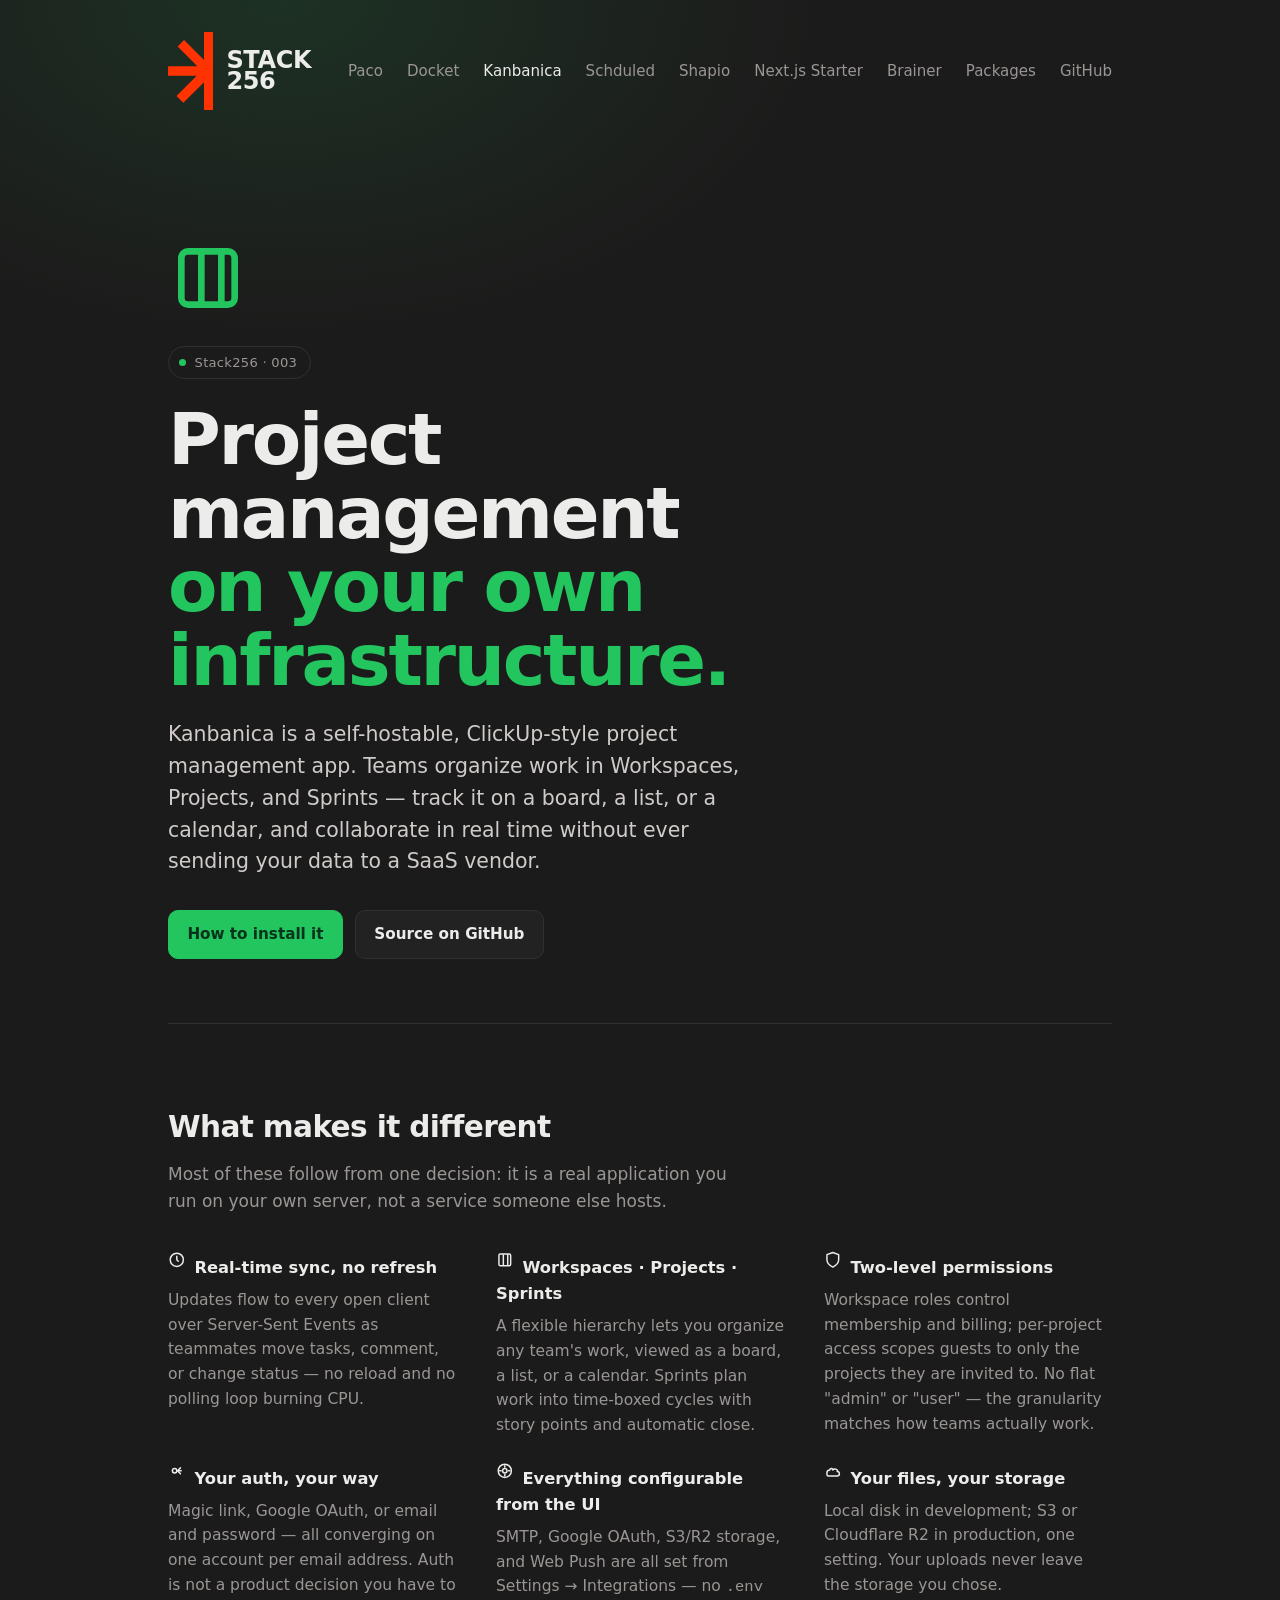
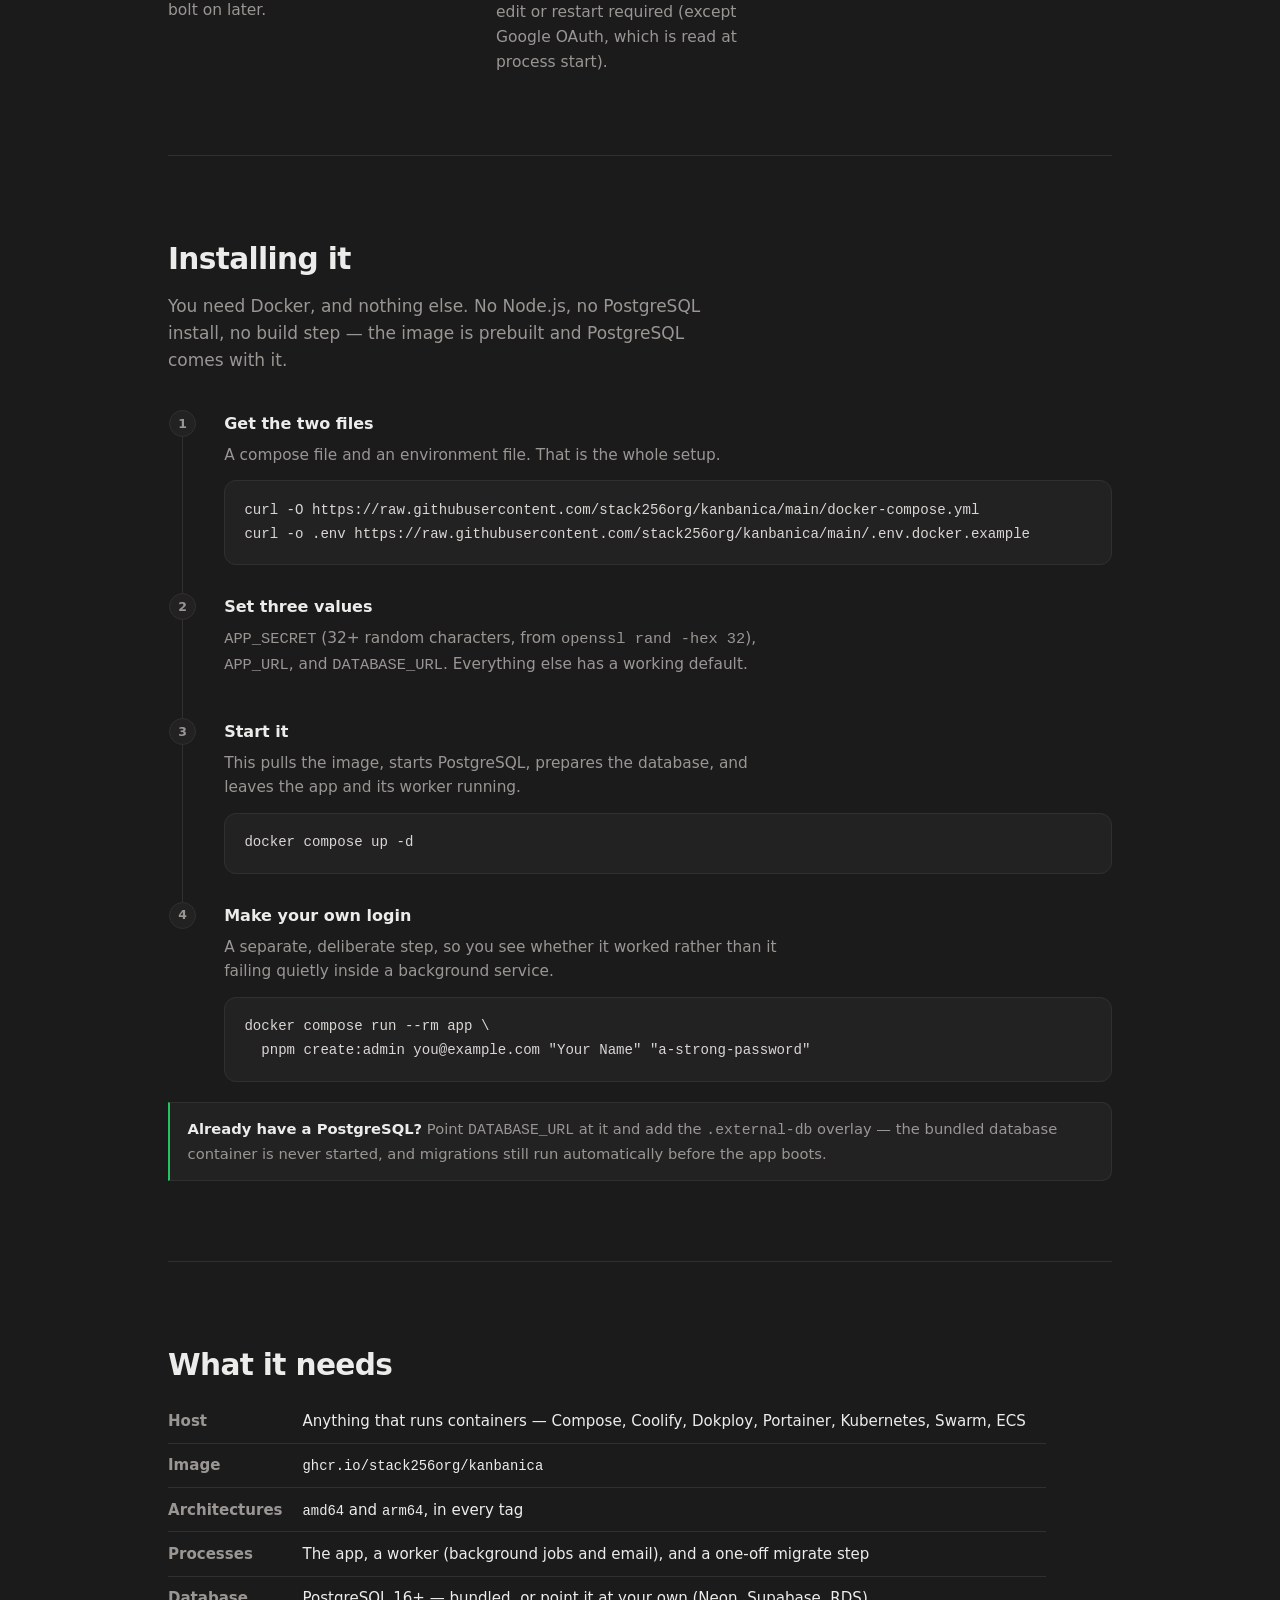
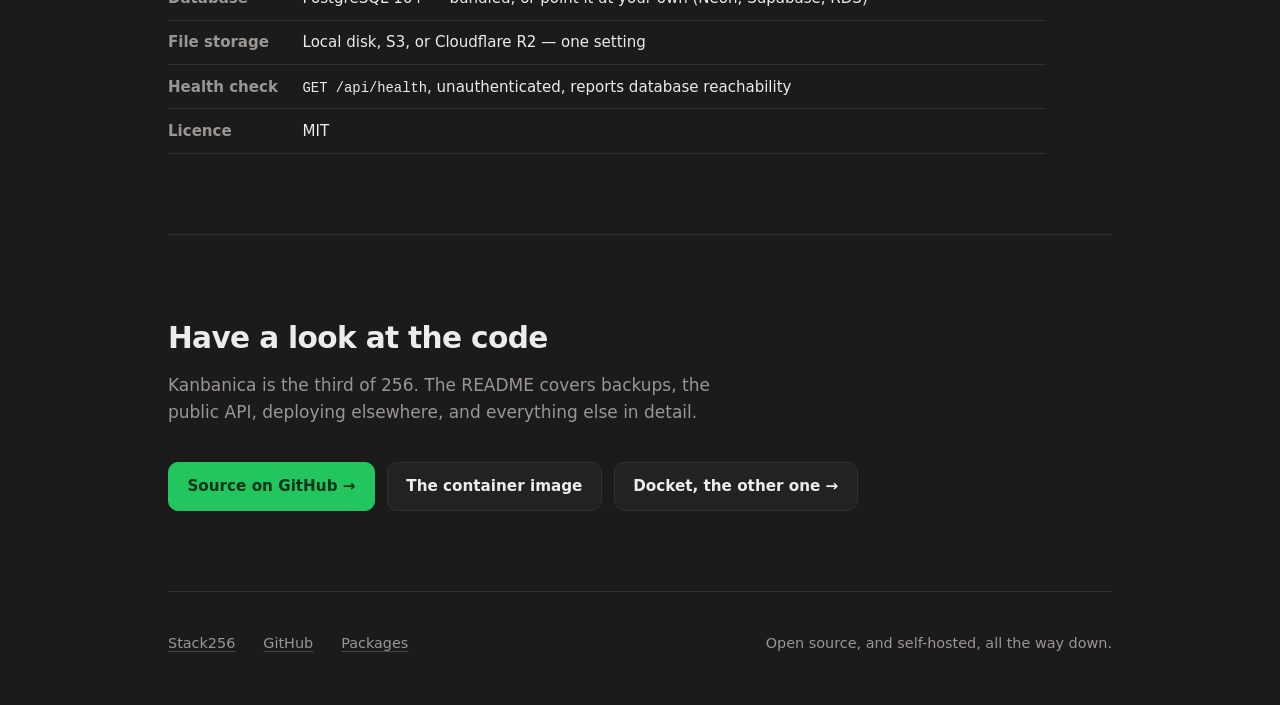
<file: kanbanica/index.html>
<!doctype html>
<html lang="en">
  <head>
    <meta charset="utf-8" />
    <meta name="viewport" content="width=device-width, initial-scale=1" />
    <title>Kanbanica — project management you host yourself · Stack256</title>
    <meta
      name="description"
      content="A self-hostable, ClickUp-style project management app. Workspaces, projects, sprints, and tasks with real-time collaboration. Runs on your own infrastructure, with your own data."
    />
    <meta name="theme-color" content="#1c1b1b" />

    <meta property="og:type" content="website" />
    <meta property="og:title" content="Kanbanica — project management you host yourself" />
    <meta
      property="og:description"
      content="Workspaces, sprints, and tasks in one app you run on your own server. Real-time collaboration, no SaaS vendor in the loop."
    />
    <meta property="og:url" content="https://stack256.org/kanbanica/" />
    <meta name="twitter:card" content="summary_large_image" />

    <link rel="icon" href="/assets/kanbanica-mark.svg" type="image/svg+xml" />
    <link rel="stylesheet" href="/assets/site.css" />
    <style>
      /*
       * Kanbanica's accent — the green of a board in motion, taken from the
       * mark's foreground. Only these three custom properties change; every
       * rule in site.css that draws an accent reads them.
       */
      :root {
        --brand: #22c55e;
        --brand-rgb: 34 197 94;
        --brand-ink: #06331b;
      }
    </style>
  </head>

  <body>
    <a class="skip" href="#main">Skip to content</a>
    <div class="wrap">
      <header>
        <div class="header-row">
          <a class="logo" href="/" aria-label="Stack256 home">
            <img src="/assets/stack256-mark.svg" alt="" width="48" height="84" />
            <div class="wordmark" aria-hidden="true">Stack<br />256</div>
          </a>

          <nav class="header-links">
            <a href="/paco/">Paco</a>
            <a href="/docket/">Docket</a>
            <a href="/kanbanica/" aria-current="page">Kanbanica</a>
            <a href="/scheduled/">Schduled</a>
            <a href="/shapio/">Shapio</a>
            <a href="/nextjs-starter/">Next.js Starter</a>
            <a href="/brainer/">Brainer</a>
            <a href="https://apt.stack256.org">Packages</a>
            <a href="https://github.com/Stack256org/kanbanica">GitHub</a>
          </nav>
        </div>
      </header>

      <main id="main">
        <div class="hero">
          <svg class="product-mark" xmlns="http://www.w3.org/2000/svg" viewBox="0 0 24 24" role="img" aria-label="Kanbanica">
  <rect x="4" y="4" width="16" height="16" rx="2" fill="none" stroke="currentColor" stroke-width="2"/>
  <line x1="10" y1="5" x2="10" y2="19" stroke="currentColor" stroke-width="2" stroke-linecap="round"/>
  <line x1="16" y1="5" x2="16" y2="19" stroke="currentColor" stroke-width="2" stroke-linecap="round"/>
</svg>
          <span class="eyebrow"><span class="dot"></span>Stack256 &middot; 003</span>
          <h1>
            Project management
            <span class="accent">on your own infrastructure.</span>
          </h1>
          <p class="lede">
            Kanbanica is a self-hostable, ClickUp-style project management app.
            Teams organize work in Workspaces, Projects, and Sprints — track it
            on a board, a list, or a calendar, and collaborate in real time
            without ever sending your data to a SaaS vendor.
          </p>

          <div class="hero-actions">
            <a class="btn btn--primary" href="#install">How to install it</a>
            <a class="btn" href="https://github.com/Stack256org/kanbanica"
              >Source on GitHub</a
            >
          </div>
        </div>

        <section>
          <h2>What makes it different</h2>
          <p class="section-lede">
            Most of these follow from one decision: it is a real application
            you run on your own server, not a service someone else hosts.
          </p>
          <ul class="principles">
            <li>
              <h3><svg class="feature-icon" xmlns="http://www.w3.org/2000/svg" viewBox="0 0 24 24" aria-hidden="true"><path d="M3 12a9 9 0 019-9 9 9 0 019 9 9 9 0 01-9 9 9 9 0 01-9-9z" fill="none" stroke="currentColor" stroke-width="2"/><path d="M12 7v5l2 2" fill="none" stroke="currentColor" stroke-width="2" stroke-linecap="round" stroke-linejoin="round"/></svg>Real-time sync, no refresh</h3>
              <p>
                Updates flow to every open client over Server-Sent Events as
                teammates move tasks, comment, or change status — no reload and
                no polling loop burning CPU.
              </p>
            </li>
            <li>
              <h3><svg class="feature-icon" xmlns="http://www.w3.org/2000/svg" viewBox="0 0 24 24" aria-hidden="true"><rect x="4" y="4" width="16" height="16" rx="2" fill="none" stroke="currentColor" stroke-width="2"/><line x1="10" y1="5" x2="10" y2="19" stroke="currentColor" stroke-width="2" stroke-linecap="round"/><line x1="16" y1="5" x2="16" y2="19" stroke="currentColor" stroke-width="2" stroke-linecap="round"/></svg>Workspaces &middot; Projects &middot; Sprints</h3>
              <p>
                A flexible hierarchy lets you organize any team's work, viewed
                as a board, a list, or a calendar. Sprints plan work into
                time-boxed cycles with story points and automatic close.
              </p>
            </li>
            <li>
              <h3><svg class="feature-icon" xmlns="http://www.w3.org/2000/svg" viewBox="0 0 24 24" aria-hidden="true"><path d="M12 22s8-4 8-10V5l-8-3-8 3v7c0 6 8 10 8 10z" fill="none" stroke="currentColor" stroke-width="2" stroke-linejoin="round"/></svg>Two-level permissions</h3>
              <p>
                Workspace roles control membership and billing; per-project
                access scopes guests to only the projects they are invited to.
                No flat "admin" or "user" — the granularity matches how teams
                actually work.
              </p>
            </li>
            <li>
              <h3><svg class="feature-icon" xmlns="http://www.w3.org/2000/svg" viewBox="0 0 24 24" aria-hidden="true"><circle cx="9" cy="12" r="3" fill="none" stroke="currentColor" stroke-width="2"/><line x1="12" y1="12" x2="18" y2="12" stroke="currentColor" stroke-width="2" stroke-linecap="round"/><path d="M17 8l-4 4 4 4" fill="none" stroke="currentColor" stroke-width="2" stroke-linecap="round" stroke-linejoin="round"/></svg>Your auth, your way</h3>
              <p>
                Magic link, Google OAuth, or email and password — all
                converging on one account per email address. Auth is not a
                product decision you have to bolt on later.
              </p>
            </li>
            <li>
              <h3><svg class="feature-icon" xmlns="http://www.w3.org/2000/svg" viewBox="0 0 24 24" aria-hidden="true"><circle cx="12" cy="12" r="3" fill="none" stroke="currentColor" stroke-width="2"/><circle cx="12" cy="12" r="9" fill="none" stroke="currentColor" stroke-width="2"/><line x1="12" y1="7" x2="12" y2="5" stroke="currentColor" stroke-width="2" stroke-linecap="round"/><line x1="12" y1="19" x2="12" y2="17" stroke="currentColor" stroke-width="2" stroke-linecap="round"/><line x1="7" y1="12" x2="5" y2="12" stroke="currentColor" stroke-width="2" stroke-linecap="round"/><line x1="19" y1="12" x2="17" y2="12" stroke="currentColor" stroke-width="2" stroke-linecap="round"/></svg>Everything configurable from the UI</h3>
              <p>
                SMTP, Google OAuth, S3/R2 storage, and Web Push are all set
                from Settings &rarr; Integrations — no <code>.env</code> edit
                or restart required (except Google OAuth, which is read at
                process start).
              </p>
            </li>
            <li>
              <h3><svg class="feature-icon" xmlns="http://www.w3.org/2000/svg" viewBox="0 0 24 24" aria-hidden="true"><path d="M19 13a4 4 0 00-7-2 2 2 0 00-4 0 4 4 0 00-4 4v2a2 2 0 002 2h12a3 3 0 003-3 3 3 0 00-3-3z" fill="none" stroke="currentColor" stroke-width="2" stroke-linejoin="round"/></svg>Your files, your storage</h3>
              <p>
                Local disk in development; S3 or Cloudflare R2 in production,
                one setting. Your uploads never leave the storage you chose.
              </p>
            </li>
          </ul>
        </section>

        <section id="install">
          <h2>Installing it</h2>
          <p class="section-lede">
            You need Docker, and nothing else. No Node.js, no PostgreSQL
            install, no build step — the image is prebuilt and PostgreSQL
            comes with it.
          </p>

          <ol class="steps">
            <li>
              <h3>Get the two files</h3>
              <p>A compose file and an environment file. That is the whole setup.</p>
              <pre><code>curl -O https://raw.githubusercontent.com/stack256org/kanbanica/main/docker-compose.yml
curl -o .env https://raw.githubusercontent.com/stack256org/kanbanica/main/.env.docker.example</code></pre>
            </li>
            <li>
              <h3>Set three values</h3>
              <p>
                <code>APP_SECRET</code> (32+ random characters, from
                <code>openssl rand -hex 32</code>), <code>APP_URL</code>, and
                <code>DATABASE_URL</code>. Everything else has a working
                default.
              </p>
            </li>
            <li>
              <h3>Start it</h3>
              <p>
                This pulls the image, starts PostgreSQL, prepares the
                database, and leaves the app and its worker running.
              </p>
              <pre><code>docker compose up -d</code></pre>
            </li>
            <li>
              <h3>Make your own login</h3>
              <p>
                A separate, deliberate step, so you see whether it worked
                rather than it failing quietly inside a background service.
              </p>
              <pre><code>docker compose run --rm app \
  pnpm create:admin you@example.com "Your Name" "a-strong-password"</code></pre>
            </li>
          </ol>

          <p class="note">
            <strong>Already have a PostgreSQL?</strong> Point
            <code>DATABASE_URL</code> at it and add the
            <code>.external-db</code> overlay — the bundled database container
            is never started, and migrations still run automatically before
            the app boots.
          </p>
        </section>

        <section>
          <h2>What it needs</h2>
          <table class="spec">
            <tbody>
              <tr>
                <th scope="row">Host</th>
                <td>
                  Anything that runs containers &mdash; Compose, Coolify,
                  Dokploy, Portainer, Kubernetes, Swarm, ECS
                </td>
              </tr>
              <tr>
                <th scope="row">Image</th>
                <td><code>ghcr.io/stack256org/kanbanica</code></td>
              </tr>
              <tr>
                <th scope="row">Architectures</th>
                <td><code>amd64</code> and <code>arm64</code>, in every tag</td>
              </tr>
              <tr>
                <th scope="row">Processes</th>
                <td>
                  The app, a worker (background jobs and email), and a
                  one-off migrate step
                </td>
              </tr>
              <tr>
                <th scope="row">Database</th>
                <td>
                  PostgreSQL 16+ &mdash; bundled, or point it at your own
                  (Neon, Supabase, RDS)
                </td>
              </tr>
              <tr>
                <th scope="row">File storage</th>
                <td>Local disk, S3, or Cloudflare R2 &mdash; one setting</td>
              </tr>
              <tr>
                <th scope="row">Health check</th>
                <td>
                  <code>GET /api/health</code>, unauthenticated, reports
                  database reachability
                </td>
              </tr>
              <tr>
                <th scope="row">Licence</th>
                <td>MIT</td>
              </tr>
            </tbody>
          </table>
        </section>

        <section>
          <h2>Have a look at the code</h2>
          <p class="section-lede">
            Kanbanica is the third of 256. The README covers backups, the
            public API, deploying elsewhere, and everything else in detail.
          </p>
          <div class="hero-actions">
            <a class="btn btn--primary" href="https://github.com/Stack256org/kanbanica"
              >Source on GitHub &rarr;</a
            >
            <a
              class="btn"
              href="https://github.com/stack256org/kanbanica/pkgs/container/kanbanica"
              >The container image</a
            >
            <a class="btn" href="/docket/">Docket, the other one &rarr;</a>
          </div>
        </section>
      </main>

      <footer>
        <a href="/">Stack256</a>
        <a href="https://github.com/Stack256org/kanbanica">GitHub</a>
        <a href="https://apt.stack256.org">Packages</a>
        <span class="spacer">Open source, and self-hosted, all the way down.</span>
      </footer>
    </div>
  </body>
</html>
</file>
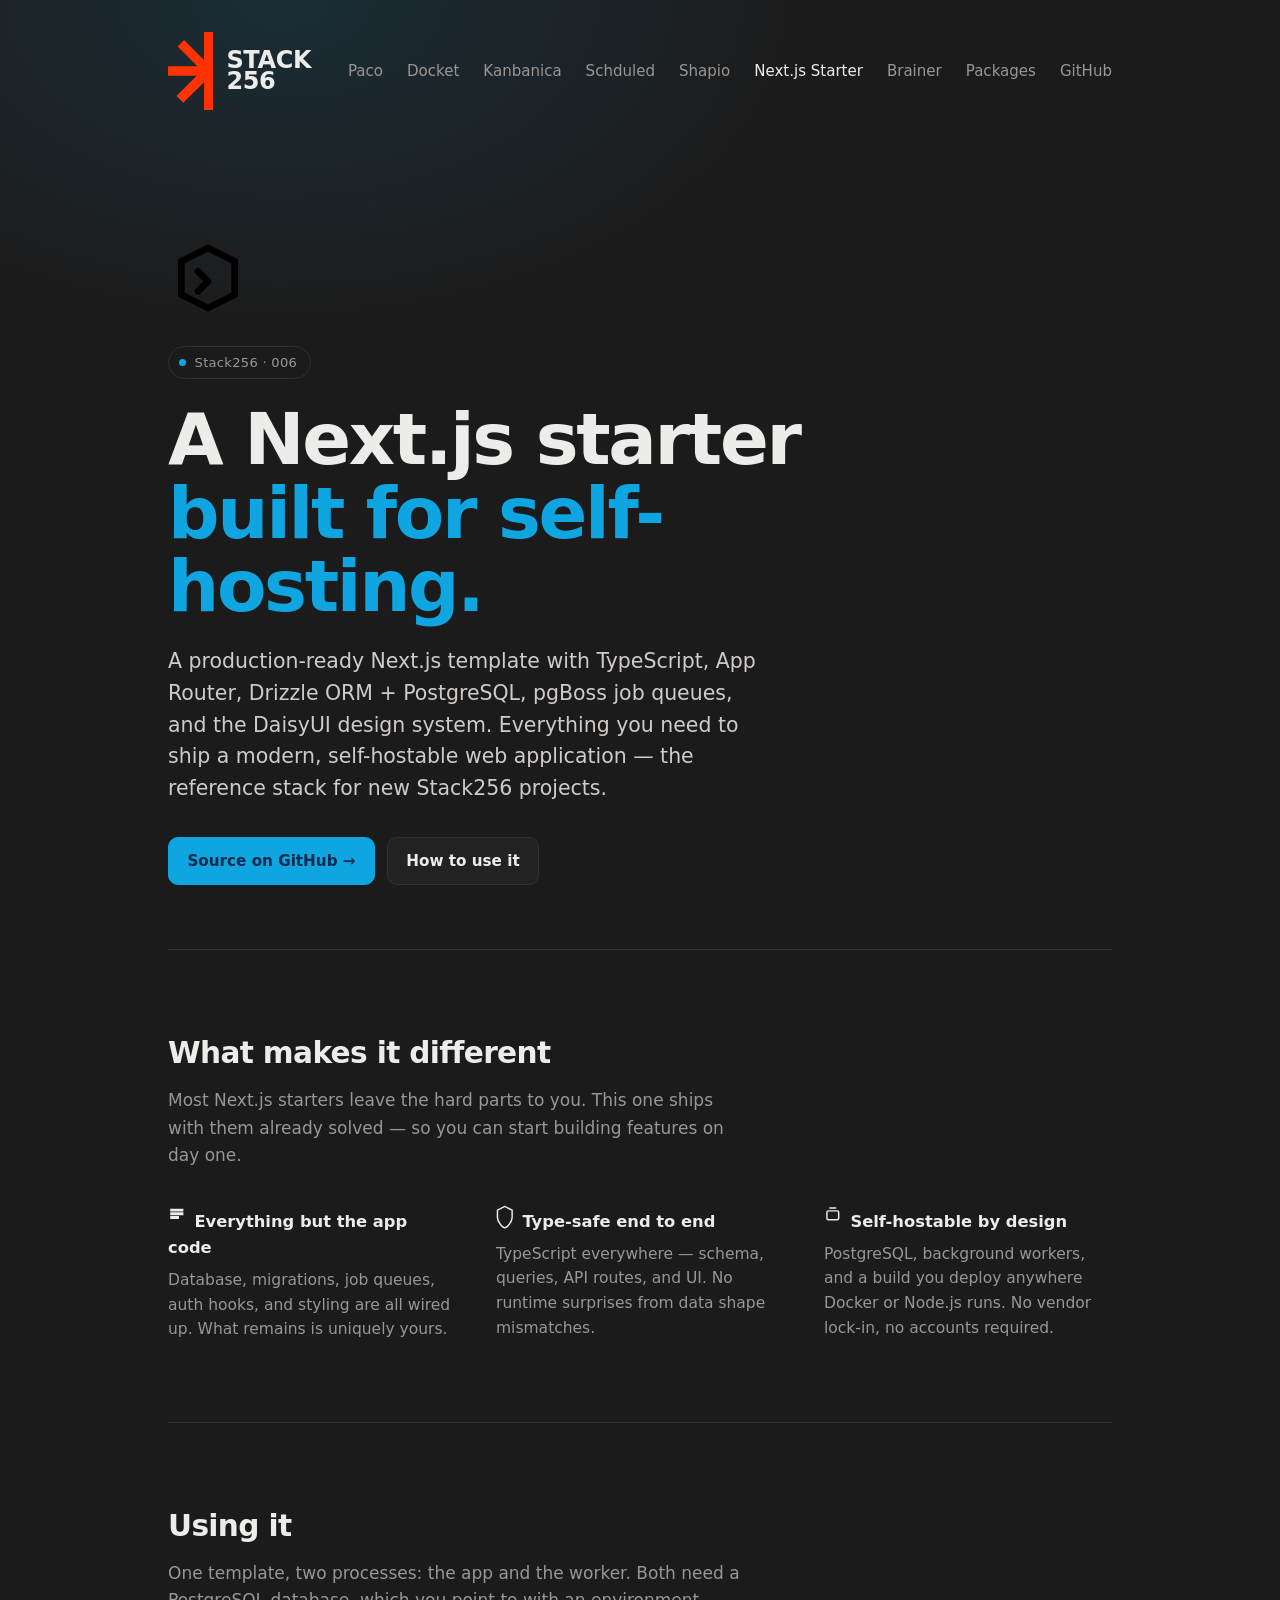
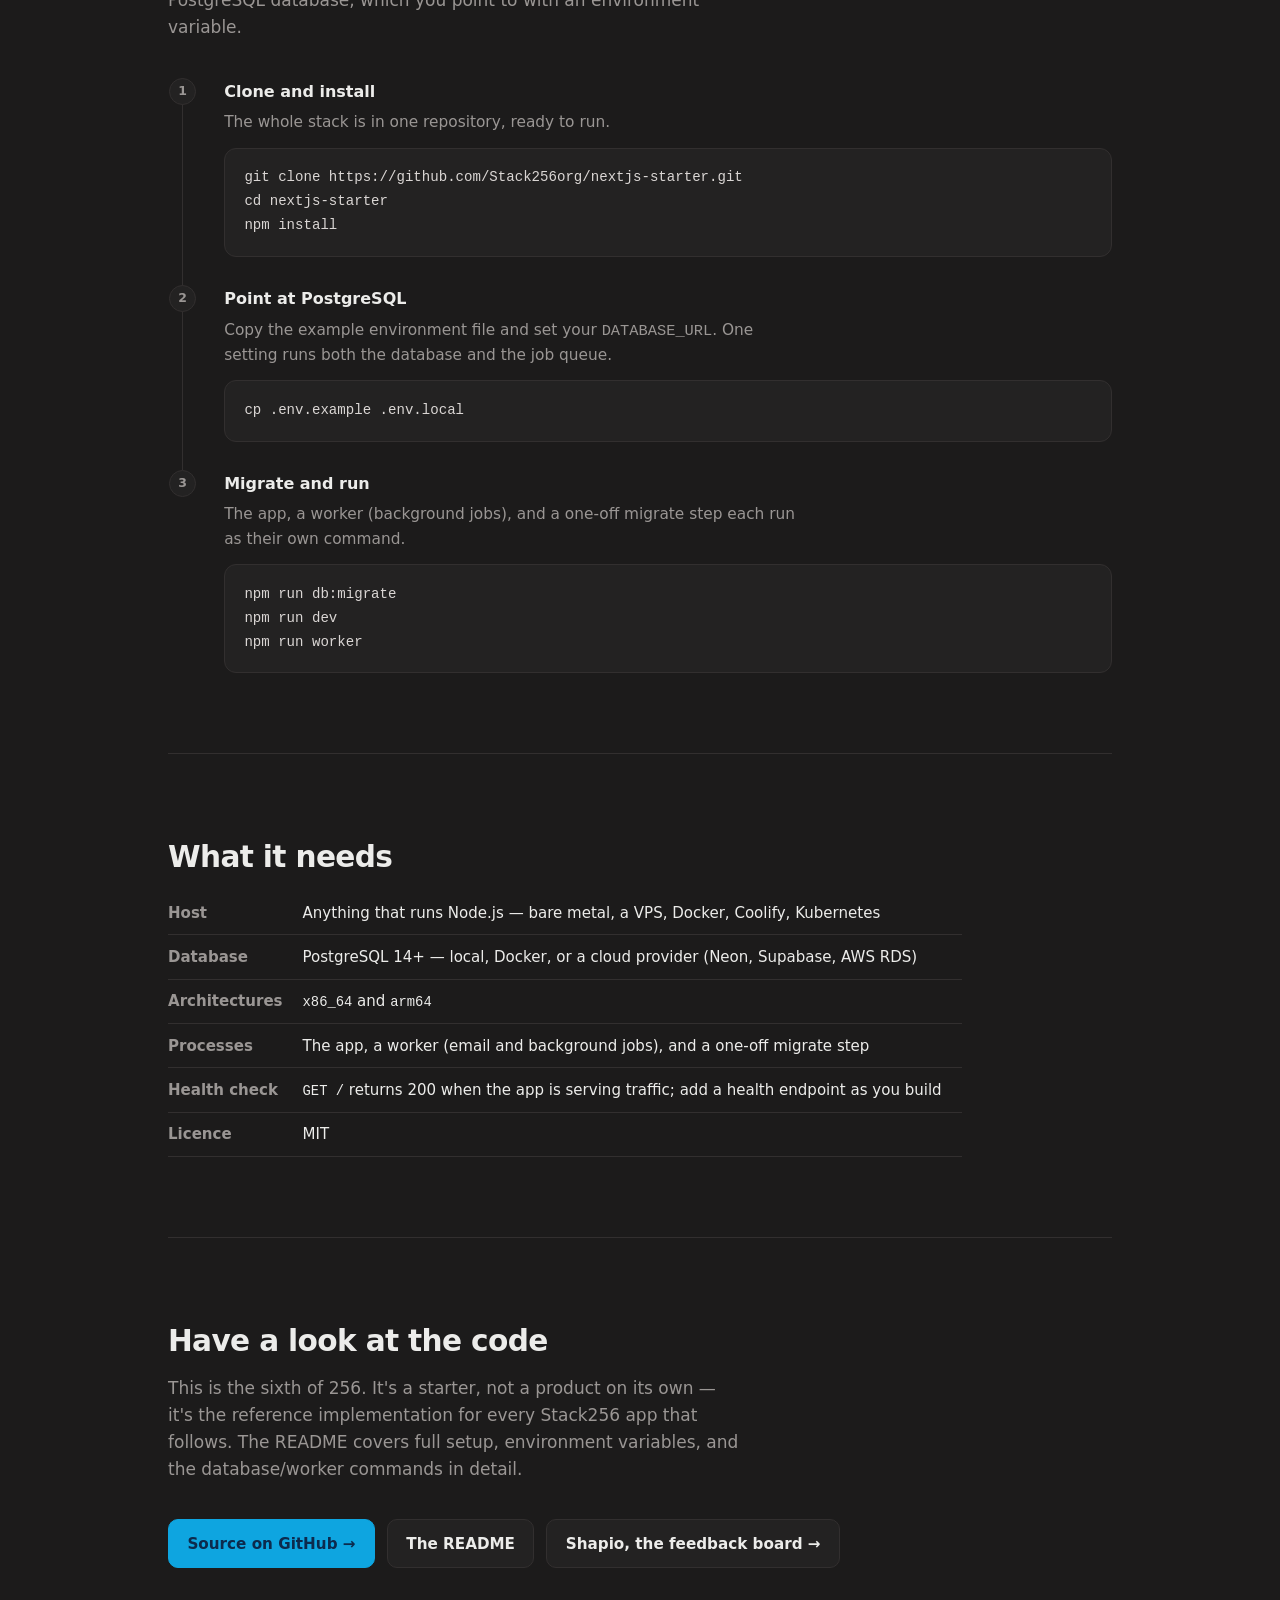
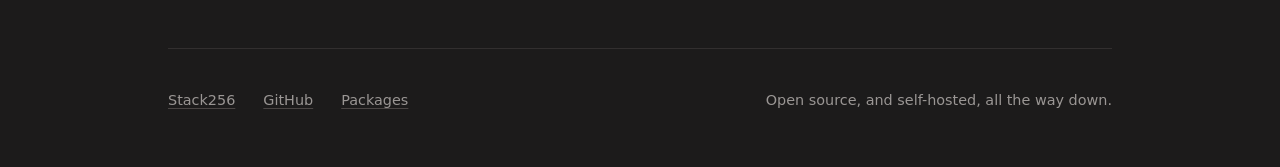
<file: nextjs-starter/index.html>
<!doctype html>
<html lang="en">
  <head>
    <meta charset="utf-8" />
    <meta name="viewport" content="width=device-width, initial-scale=1" />
    <title>Next.js Starter — a production-ready template to host yourself · Stack256</title>
    <meta
      name="description"
      content="A production-ready Next.js starter template with TypeScript, App Router, Drizzle ORM, pgBoss job queues, and the DaisyUI design system."
    />
    <meta name="theme-color" content="#1c1b1b" />

    <meta property="og:type" content="website" />
    <meta property="og:title" content="Next.js Starter — a template to host yourself" />
    <meta
      property="og:description"
      content="A production-ready Next.js starter with TypeScript, App Router, Drizzle ORM + PostgreSQL, pgBoss job queues, and DaisyUI."
    />
    <meta property="og:url" content="https://stack256.org/nextjs-starter/" />
    <meta name="twitter:card" content="summary_large_image" />

    <link rel="icon" href="/assets/nextjs-starter-mark.svg" type="image/svg+xml" />
    <link rel="stylesheet" href="/assets/site.css" />
    <style>
      :root {
        --brand: #0ea5e0;
        --brand-rgb: 14 165 232;
        --brand-ink: #0c2a4d;
      }
    </style>
  </head>

  <body>
    <a class="skip" href="#main">Skip to content</a>
    <div class="wrap">
      <header>
        <div class="header-row">
          <a class="logo" href="/" aria-label="Stack256 home">
            <img src="/assets/stack256-mark.svg" alt="" width="44" height="80" />
            <div class="wordmark" aria-hidden="true">Stack<br />256</div>
          </a>

          <nav class="header-links">
            <a href="/paco/">Paco</a>
            <a href="/docket/">Docket</a>
            <a href="/kanbanica/">Kanbanica</a>
            <a href="/scheduled/">Schduled</a>
            <a href="/shapio/">Shapio</a>
            <a href="/nextjs-starter/" aria-current="page">Next.js Starter</a>
            <a href="/brainer/">Brainer</a>
            <a href="https://apt.stack256.org">Packages</a>
            <a href="https://github.com/Stack256org">GitHub</a>
          </nav>
        </div>
      </header>

      <main id="main">
        <div class="hero">
          <img class="product-mark" src="/assets/nextjs-starter-mark.svg" alt="" width="80" height="80" />
          <span class="eyebrow"><span class="dot"></span>Stack256 &middot; 006</span>
          <h1>
            A Next.js starter
            <span class="accent">built for self-hosting.</span>
          </h1>
          <p class="lede">
            A production-ready Next.js template with TypeScript, App Router, Drizzle
            ORM + PostgreSQL, pgBoss job queues, and the DaisyUI design system.
            Everything you need to ship a modern, self-hostable web application —
            the reference stack for new Stack256 projects.
          </p>

          <div class="hero-actions">
            <a class="btn btn--primary" href="https://github.com/Stack256org/nextjs-starter"
              >Source on GitHub &rarr;</a
            >
            <a class="btn" href="#install">How to use it</a>
          </div>
        </div>

        <section>
          <h2>What makes it different</h2>
          <p class="section-lede">
            Most Next.js starters leave the hard parts to you. This one ships
            with them already solved — so you can start building features on day
            one.
          </p>
          <ul class="principles">
            <li>
              <h3><svg class="feature-icon" xmlns="http://www.w3.org/2000/svg" viewBox="0 0 24 24" aria-hidden="true">
  <path d="M4 6h16v2H4zM4 11h16v2H4zM4 16h10v2H4z" fill="none" stroke="currentColor" stroke-width="2" stroke-linecap="round"/>
</svg>Everything but the app code</h3>
              <p>
                Database, migrations, job queues, auth hooks, and styling are all
                wired up. What remains is uniquely yours.
              </p>
            </li>
            <li>
              <h3><svg class="feature-icon" xmlns="http://www.w3.org/2000/svg" viewBox="0 0 24 24" aria-hidden="true">
  <path d="M12 2L2 7v10c0 5.5 6.5 14 10 14s10-8.5 10-14V7l-10-5z" fill="none" stroke="currentColor" stroke-width="2"/>
</svg>Type-safe end to end</h3>
              <p>
                TypeScript everywhere — schema, queries, API routes, and UI. No
                runtime surprises from data shape mismatches.
              </p>
            </li>
            <li>
              <h3><svg class="feature-icon" xmlns="http://www.w3.org/2000/svg" viewBox="0 0 24 24" aria-hidden="true">
  <rect x="4" y="8" width="16" height="12" rx="2" fill="none" stroke="currentColor" stroke-width="2"/>
  <line x1="8" y1="4" x2="16" y2="4" stroke="currentColor" stroke-width="2" stroke-linecap="round"/>
</svg>Self-hostable by design</h3>
              <p>
                PostgreSQL, background workers, and a build you deploy anywhere
                Docker or Node.js runs. No vendor lock-in, no accounts required.
              </p>
            </li>
          </ul>
        </section>

        <section id="install">
          <h2>Using it</h2>
          <p class="section-lede">
            One template, two processes: the app and the worker. Both need a
            PostgreSQL database, which you point to with an environment variable.
          </p>

          <ol class="steps">
            <li>
              <h3>Clone and install</h3>
              <p>The whole stack is in one repository, ready to run.</p>
              <pre><code>git clone https://github.com/Stack256org/nextjs-starter.git
cd nextjs-starter
npm install</code></pre>
            </li>
            <li>
              <h3>Point at PostgreSQL</h3>
              <p>
                Copy the example environment file and set your
                <code>DATABASE_URL</code>. One setting runs both the database
                and the job queue.
              </p>
              <pre><code>cp .env.example .env.local</code></pre>
            </li>
            <li>
              <h3>Migrate and run</h3>
              <p>
                The app, a worker (background jobs), and a one-off migrate step
                each run as their own command.
              </p>
              <pre><code>npm run db:migrate
npm run dev
npm run worker</code></pre>
            </li>
          </ol>
        </section>

        <section>
          <h2>What it needs</h2>
          <table class="spec">
            <tbody>
              <tr>
                <th scope="row">Host</th>
                <td>
                  Anything that runs Node.js &mdash; bare metal, a VPS, Docker,
                  Coolify, Kubernetes
                </td>
              </tr>
              <tr>
                <th scope="row">Database</th>
                <td>
                  PostgreSQL 14+ &mdash; local, Docker, or a cloud provider
                  (Neon, Supabase, AWS RDS)
                </td>
              </tr>
              <tr>
                <th scope="row">Architectures</th>
                <td><code>x86_64</code> and <code>arm64</code></td>
              </tr>
              <tr>
                <th scope="row">Processes</th>
                <td>
                  The app, a worker (email and background jobs), and a
                  one-off migrate step
                </td>
              </tr>
              <tr>
                <th scope="row">Health check</th>
                <td>
                  <code>GET /</code> returns 200 when the app is serving
                  traffic; add a health endpoint as you build
                </td>
              </tr>
              <tr>
                <th scope="row">Licence</th>
                <td>MIT</td>
              </tr>
            </tbody>
          </table>
        </section>

        <section>
          <h2>Have a look at the code</h2>
          <p class="section-lede">
            This is the sixth of 256. It's a starter, not a product on its own
            &mdash; it's the reference implementation for every Stack256 app that
            follows. The README covers full setup, environment variables, and
            the database/worker commands in detail.
          </p>
          <div class="hero-actions">
            <a class="btn btn--primary" href="https://github.com/Stack256org/nextjs-starter"
              >Source on GitHub &rarr;</a
            >
            <a
              class="btn"
              href="https://github.com/Stack256org/nextjs-starter/blob/main/README.md"
              >The README</a
            >
            <a class="btn" href="/shapio/">Shapio, the feedback board &rarr;</a>
          </div>
        </section>
      </main>

      <footer>
        <a href="/">Stack256</a>
        <a href="https://github.com/Stack256org/nextjs-starter">GitHub</a>
        <a href="https://apt.stack256.org">Packages</a>
        <span class="spacer">Open source, and self-hosted, all the way down.</span>
      </footer>
    </div>
  </body>
</html>
</file>
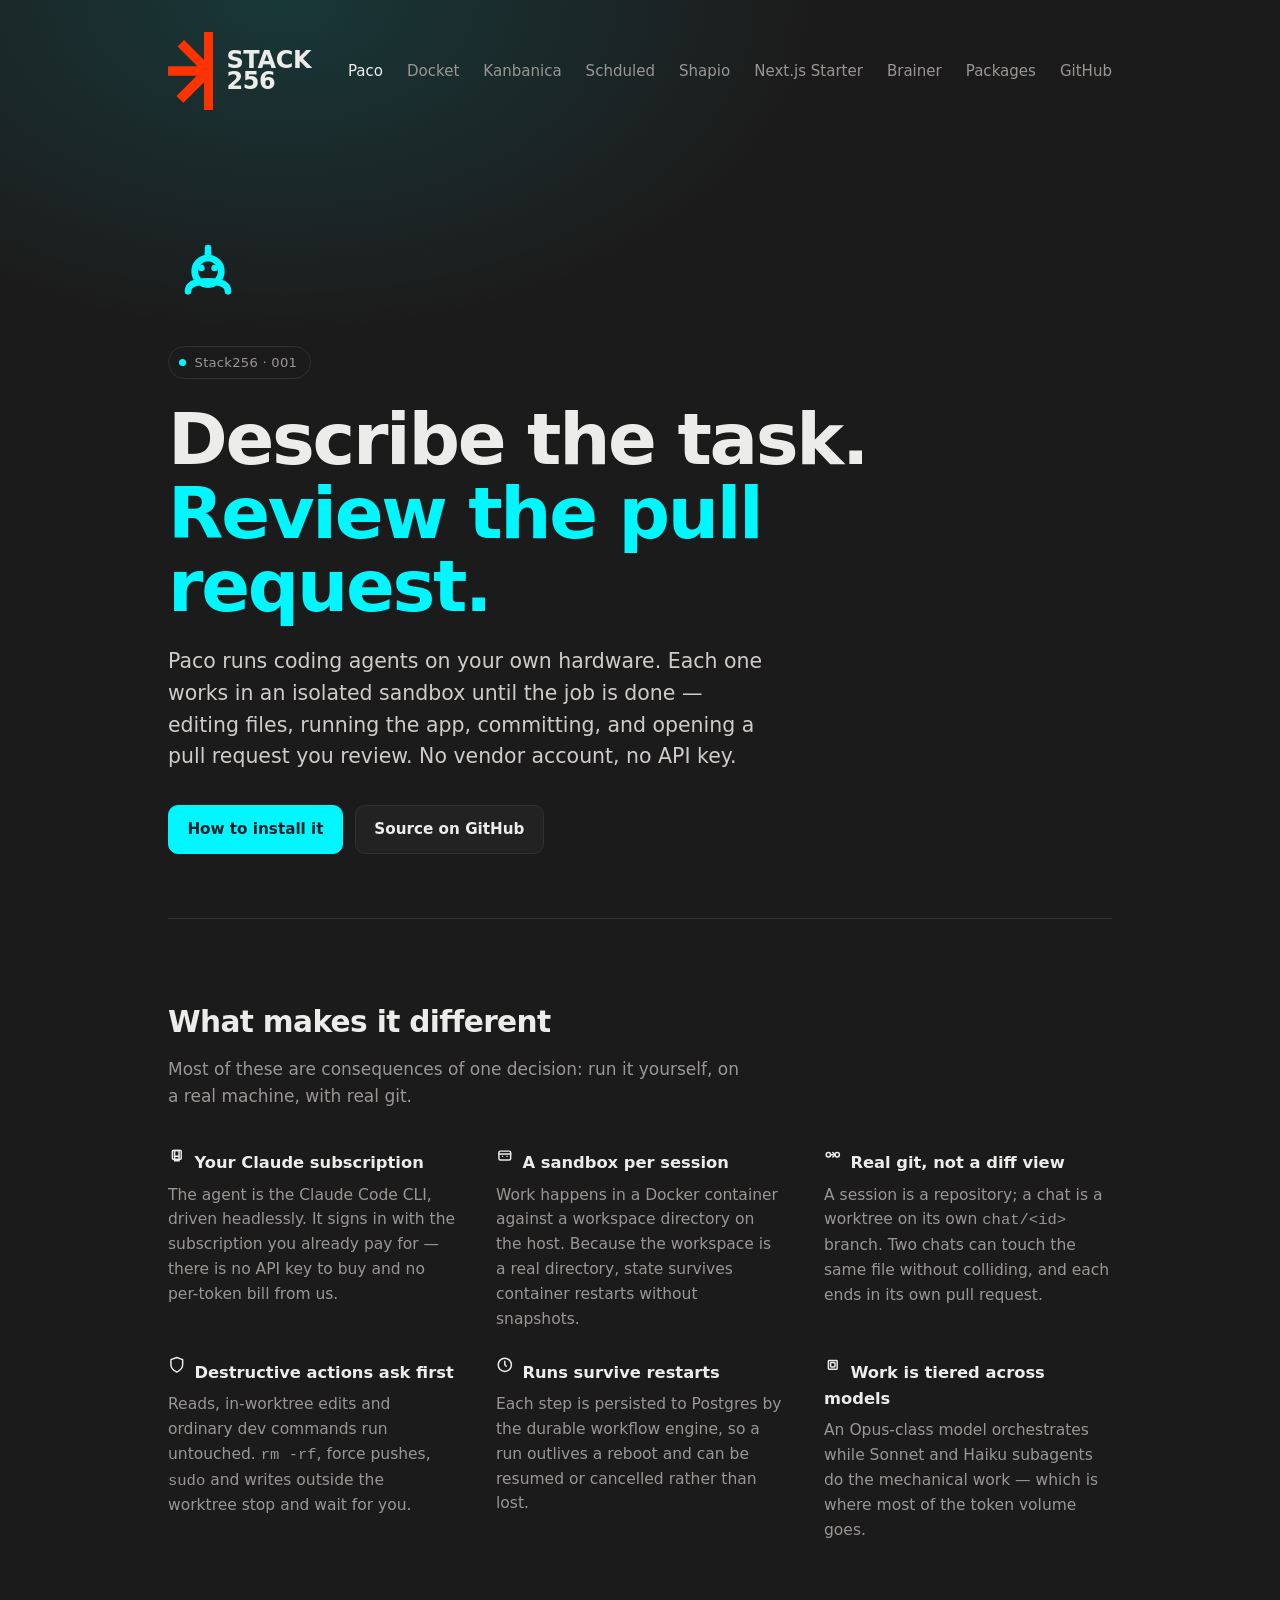
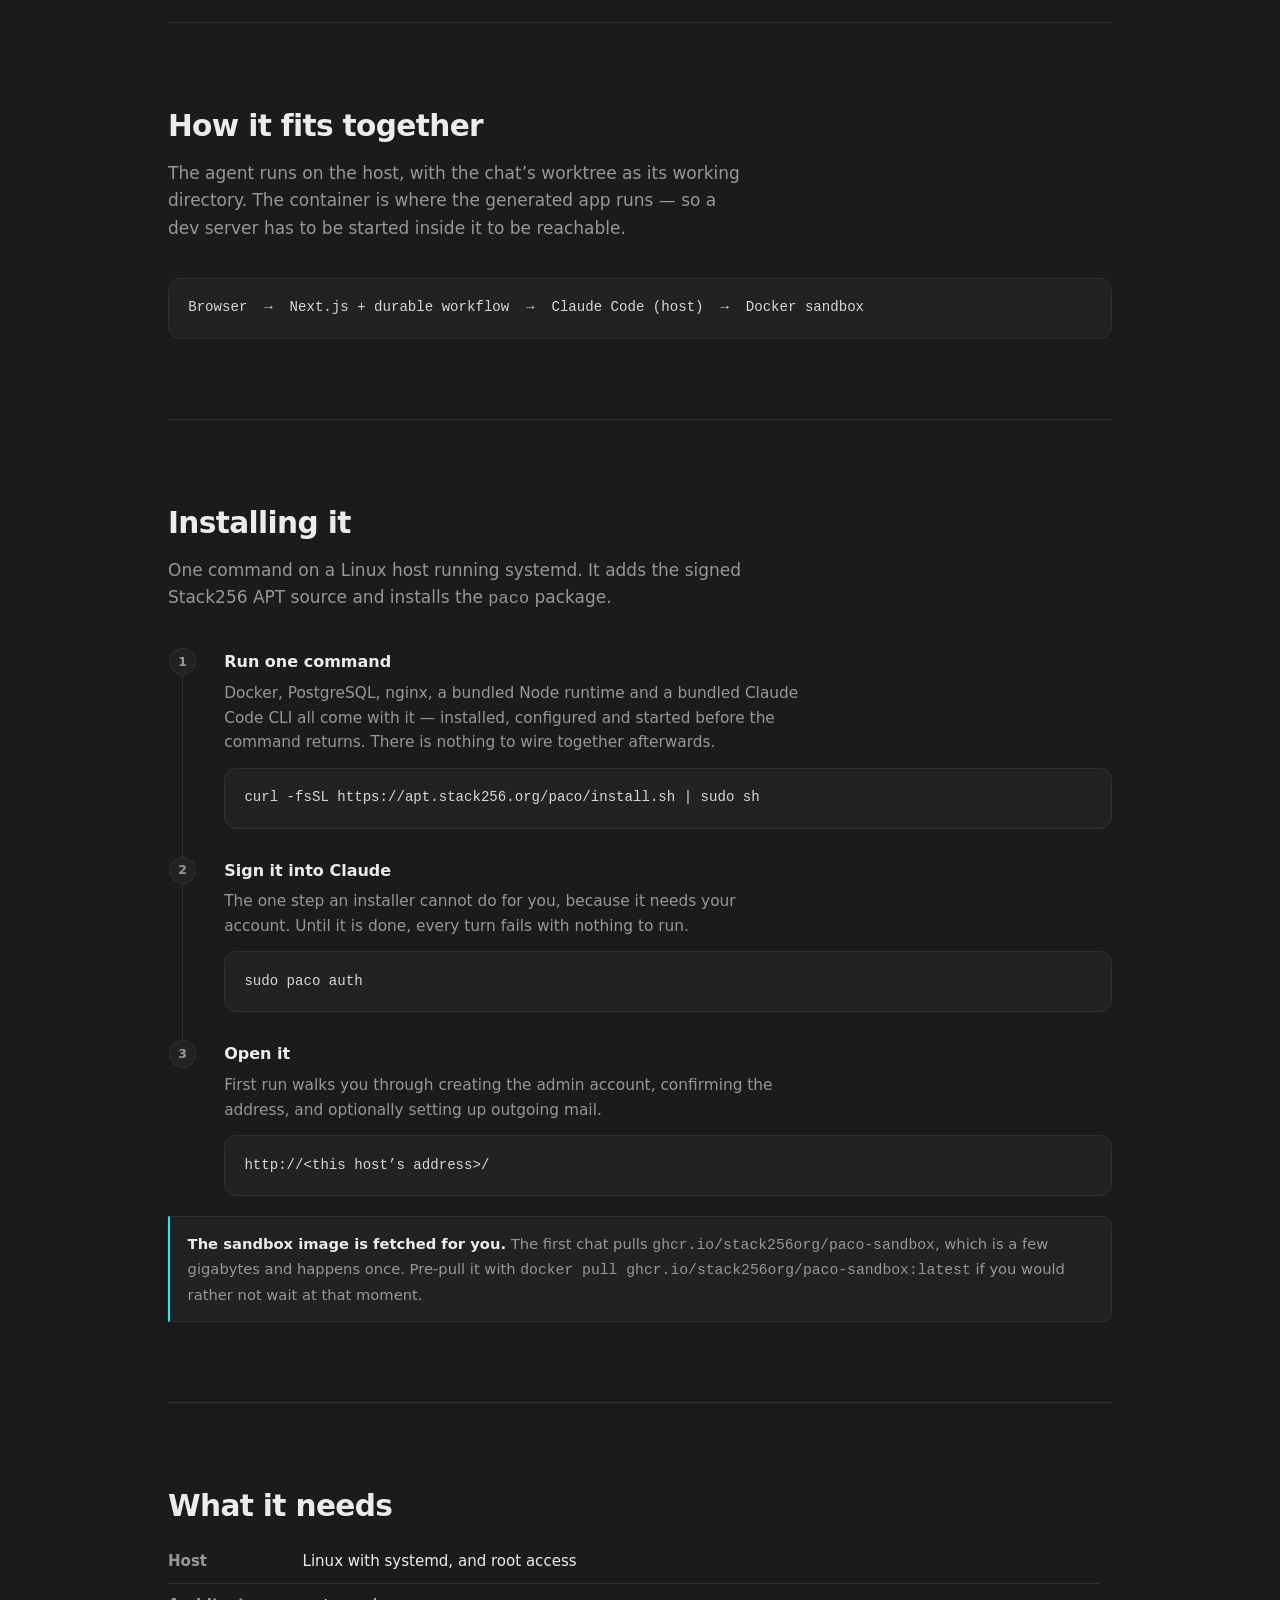
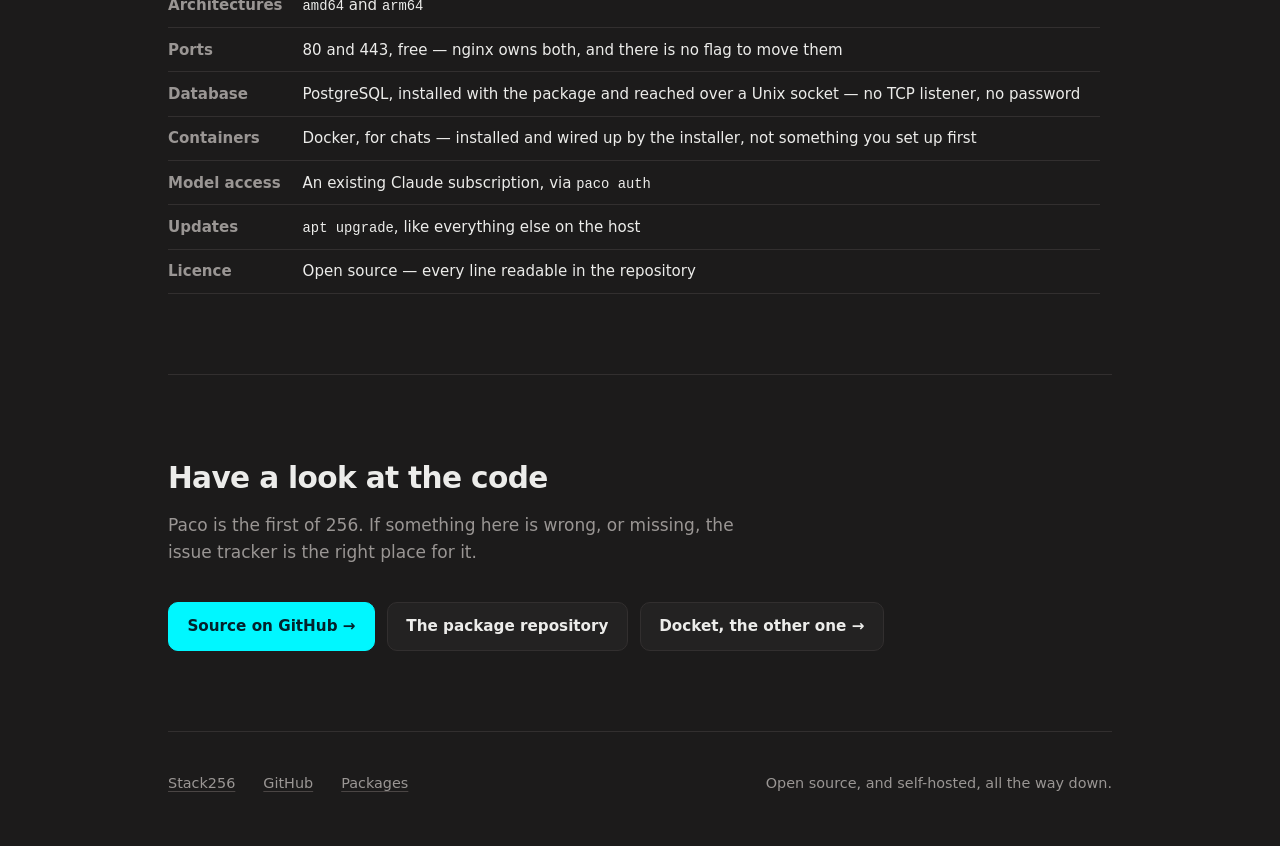
<file: paco/index.html>
<!doctype html>
<html lang="en">
  <head>
    <meta charset="utf-8" />
    <meta name="viewport" content="width=device-width, initial-scale=1" />
    <title>Paco — self-hosted coding agents · Stack256</title>
    <meta
      name="description"
      content="Describe a task and an agent works in an isolated sandbox until it is done — editing files, running the app, committing, and opening a pull request. Runs entirely on your own machine."
    />
    <meta name="theme-color" content="#1c1b1b" />

    <meta property="og:type" content="website" />
    <meta property="og:title" content="Paco — self-hosted coding agents" />
    <meta
      property="og:description"
      content="Describe a task and an agent works in an isolated sandbox until it is done. No vendor account, no API key — it runs on your own hardware."
    />
    <meta property="og:url" content="https://stack256.org/paco/" />
    <meta name="twitter:card" content="summary_large_image" />

    <link rel="icon" href="/assets/paco-mark.svg" type="image/svg+xml" />
    <link rel="stylesheet" href="/assets/site.css" />
    <style>
      /*
       * Paco's accent, taken from the mark's sparkle. Only these two custom
       * properties change; every rule in site.css that draws an accent reads
       * them, so the page is themed without a second stylesheet.
       */
      :root {
        --brand: #00f7ff;
        --brand-rgb: 0 247 255;
        --brand-ink: #04212b;
      }
    </style>
  </head>

  <body>
    <a class="skip" href="#main">Skip to content</a>
    <div class="wrap">
      <header>
        <div class="header-row">
          <a class="logo" href="/" aria-label="Stack256 home">
            <img src="/assets/stack256-mark.svg" alt="" width="48" height="84" />
            <div class="wordmark" aria-hidden="true">Stack<br />256</div>
          </a>

          <nav class="header-links">
            <a href="/paco/" aria-current="page">Paco</a>
            <a href="/docket/">Docket</a>
            <a href="/kanbanica/">Kanbanica</a>
            <a href="/scheduled/">Schduled</a>
            <a href="/shapio/">Shapio</a>
            <a href="/nextjs-starter/">Next.js Starter</a>
            <a href="/brainer/">Brainer</a>
            <a href="https://apt.stack256.org">Packages</a>
            <a href="https://github.com/Stack256org/paco">GitHub</a>
          </nav>
        </div>
      </header>

      <main id="main">
        <div class="hero">
          <svg class="product-mark" xmlns="http://www.w3.org/2000/svg" viewBox="0 0 24 24" role="img" aria-label="Paco">
  <circle cx="12" cy="10" r="4" fill="none" stroke="currentColor" stroke-width="2"/>
  <line x1="12" y1="4" x2="12" y2="6" stroke="currentColor" stroke-width="2" stroke-linecap="round"/>
  <circle cx="12" cy="3" r="1" fill="currentColor"/>
  <circle cx="10" cy="9" r="1" fill="currentColor"/>
  <circle cx="14" cy="9" r="1" fill="currentColor"/>
  <path d="M6 16 C6 14 8 13 12 13 C16 13 18 14 18 16" fill="none" stroke="currentColor" stroke-width="2" stroke-linecap="round"/>
</svg>
          <span class="eyebrow"><span class="dot"></span>Stack256 &middot; 001</span>
          <h1>
            Describe the task.
            <span class="accent">Review the pull request.</span>
          </h1>
          <p class="lede">
            Paco runs coding agents on your own hardware. Each one works in an
            isolated sandbox until the job is done — editing files, running the
            app, committing, and opening a pull request you review. No vendor
            account, no API key.
          </p>

          <div class="hero-actions">
            <a class="btn btn--primary" href="#install">How to install it</a>
            <a class="btn" href="https://github.com/Stack256org/paco"
              >Source on GitHub</a
            >
          </div>
        </div>

        <section>
          <h2>What makes it different</h2>
          <p class="section-lede">
            Most of these are consequences of one decision: run it yourself, on a
            real machine, with real git.
          </p>
          <ul class="principles">
            <li>
              <h3><svg class="feature-icon" xmlns="http://www.w3.org/2000/svg" viewBox="0 0 24 24" aria-hidden="true"><rect x="6" y="6" width="12" height="12" rx="1" fill="none" stroke="currentColor" stroke-width="2"/><path d="M9 6h6" stroke="currentColor" stroke-width="2" stroke-linecap="round"/><path d="M9 6v8" stroke="currentColor" stroke-width="2" stroke-linecap="round"/><path d="M15 6v8" stroke="currentColor" stroke-width="2" stroke-linecap="round"/><path d="M9 14h6v6H9z" fill="none" stroke="currentColor" stroke-width="2"/></svg>Your Claude subscription</h3>
              <p>
                The agent is the Claude Code CLI, driven headlessly. It signs in
                with the subscription you already pay for — there is no API key
                to buy and no per-token bill from us.
              </p>
            </li>
            <li>
              <h3><svg class="feature-icon" xmlns="http://www.w3.org/2000/svg" viewBox="0 0 24 24" aria-hidden="true"><rect x="4" y="7" width="16" height="12" rx="2" fill="none" stroke="currentColor" stroke-width="2"/><line x1="4" y1="11" x2="20" y2="11" stroke="currentColor" stroke-width="2" stroke-linecap="round"/><circle cx="9" cy="14" r="1" fill="currentColor"/><circle cx="15" cy="14" r="1" fill="currentColor"/></svg>A sandbox per session</h3>
              <p>
                Work happens in a Docker container against a workspace directory
                on the host. Because the workspace is a real directory, state
                survives container restarts without snapshots.
              </p>
            </li>
            <li>
              <h3><svg class="feature-icon" xmlns="http://www.w3.org/2000/svg" viewBox="0 0 24 24" aria-hidden="true"><circle cx="6" cy="12" r="3" fill="none" stroke="currentColor" stroke-width="2"/><circle cx="18" cy="12" r="3" fill="none" stroke="currentColor" stroke-width="2"/><line x1="9" y1="12" x2="15" y2="12" stroke="currentColor" stroke-width="2" stroke-linecap="round"/><path d="M12 15l3-3-3-3" fill="none" stroke="currentColor" stroke-width="2" stroke-linecap="round" stroke-linejoin="round"/></svg>Real git, not a diff view</h3>
              <p>
                A session is a repository; a chat is a worktree on its own
                <code>chat/&lt;id&gt;</code> branch. Two chats can touch the same
                file without colliding, and each ends in its own pull request.
              </p>
            </li>
            <li>
              <h3><svg class="feature-icon" xmlns="http://www.w3.org/2000/svg" viewBox="0 0 24 24" aria-hidden="true"><path d="M12 22s8-4 8-10V5l-8-3-8 3v7c0 6 8 10 8 10z" fill="none" stroke="currentColor" stroke-width="2" stroke-linejoin="round"/></svg>Destructive actions ask first</h3>
              <p>
                Reads, in-worktree edits and ordinary dev commands run untouched.
                <code>rm -rf</code>, force pushes, <code>sudo</code> and writes
                outside the worktree stop and wait for you.
              </p>
            </li>
            <li>
              <h3><svg class="feature-icon" xmlns="http://www.w3.org/2000/svg" viewBox="0 0 24 24" aria-hidden="true"><path d="M3 12a9 9 0 019-9 9 9 0 019 9 9 9 0 01-9 9 9 9 0 01-9-9z" fill="none" stroke="currentColor" stroke-width="2"/><path d="M12 7v5l2 2" fill="none" stroke="currentColor" stroke-width="2" stroke-linecap="round" stroke-linejoin="round"/></svg>Runs survive restarts</h3>
              <p>
                Each step is persisted to Postgres by the durable workflow
                engine, so a run outlives a reboot and can be resumed or
                cancelled rather than lost.
              </p>
            </li>
            <li>
              <h3><svg class="feature-icon" xmlns="http://www.w3.org/2000/svg" viewBox="0 0 24 24" aria-hidden="true"><rect x="6" y="6" width="12" height="12" rx="1" fill="none" stroke="currentColor" stroke-width="2"/><rect x="9" y="9" width="6" height="6" rx="1" fill="none" stroke="currentColor" stroke-width="2"/></svg>Work is tiered across models</h3>
              <p>
                An Opus-class model orchestrates while Sonnet and Haiku subagents
                do the mechanical work — which is where most of the token volume
                goes.
              </p>
            </li>
          </ul>
        </section>

        <section>
          <h2>How it fits together</h2>
          <p class="section-lede">
            The agent runs on the host, with the chat&rsquo;s worktree as its
            working directory. The container is where the generated app runs — so
            a dev server has to be started inside it to be reachable.
          </p>
          <pre><code>Browser  →  Next.js + durable workflow  →  Claude Code (host)  →  Docker sandbox</code></pre>
        </section>

        <section id="install">
          <h2>Installing it</h2>
          <p class="section-lede">
            One command on a Linux host running systemd. It adds the signed
            Stack256 APT source and installs the <code>paco</code> package.
          </p>

          <ol class="steps">
            <li>
              <h3>Run one command</h3>
              <p>
                Docker, PostgreSQL, nginx, a bundled Node runtime and a bundled
                Claude Code CLI all come with it — installed, configured and
                started before the command returns. There is nothing to wire
                together afterwards.
              </p>
              <pre><code>curl -fsSL https://apt.stack256.org/paco/install.sh | sudo sh</code></pre>
            </li>
            <li>
              <h3>Sign it into Claude</h3>
              <p>
                The one step an installer cannot do for you, because it needs
                your account. Until it is done, every turn fails with nothing to
                run.
              </p>
              <pre><code>sudo paco auth</code></pre>
            </li>
            <li>
              <h3>Open it</h3>
              <p>
                First run walks you through creating the admin account,
                confirming the address, and optionally setting up outgoing mail.
              </p>
              <pre><code>http://&lt;this host&rsquo;s address&gt;/</code></pre>
            </li>
          </ol>

          <p class="note">
            <strong>The sandbox image is fetched for you.</strong> The first chat
            pulls <code>ghcr.io/stack256org/paco-sandbox</code>, which is a few
            gigabytes and happens once. Pre-pull it with
            <code>docker pull ghcr.io/stack256org/paco-sandbox:latest</code> if
            you would rather not wait at that moment.
          </p>
        </section>

        <section>
          <h2>What it needs</h2>
          <table class="spec">
            <tbody>
              <tr>
                <th scope="row">Host</th>
                <td>Linux with systemd, and root access</td>
              </tr>
              <tr>
                <th scope="row">Architectures</th>
                <td><code>amd64</code> and <code>arm64</code></td>
              </tr>
              <tr>
                <th scope="row">Ports</th>
                <td>
                  80 and 443, free — nginx owns both, and there is no flag to
                  move them
                </td>
              </tr>
              <tr>
                <th scope="row">Database</th>
                <td>
                  PostgreSQL, installed with the package and reached over a Unix
                  socket — no TCP listener, no password
                </td>
              </tr>
              <tr>
                <th scope="row">Containers</th>
                <td>
                  Docker, for chats — installed and wired up by the installer,
                  not something you set up first
                </td>
              </tr>
              <tr>
                <th scope="row">Model access</th>
                <td>An existing Claude subscription, via <code>paco auth</code></td>
              </tr>
              <tr>
                <th scope="row">Updates</th>
                <td><code>apt upgrade</code>, like everything else on the host</td>
              </tr>
              <tr>
                <th scope="row">Licence</th>
                <td>Open source — every line readable in the repository</td>
              </tr>
            </tbody>
          </table>
        </section>

        <section>
          <h2>Have a look at the code</h2>
          <p class="section-lede">
            Paco is the first of 256. If something here is wrong, or missing, the
            issue tracker is the right place for it.
          </p>
          <div class="hero-actions">
            <a class="btn btn--primary" href="https://github.com/Stack256org/paco"
              >Source on GitHub &rarr;</a
            >
            <a class="btn" href="https://apt.stack256.org">The package repository</a>
            <a class="btn" href="/docket/">Docket, the other one &rarr;</a>
          </div>
        </section>
      </main>

      <footer>
        <a href="/">Stack256</a>
        <a href="https://github.com/Stack256org/paco">GitHub</a>
        <a href="https://apt.stack256.org">Packages</a>
        <span class="spacer">Open source, and self-hosted, all the way down.</span>
      </footer>
    </div>
  </body>
</html>
</file>
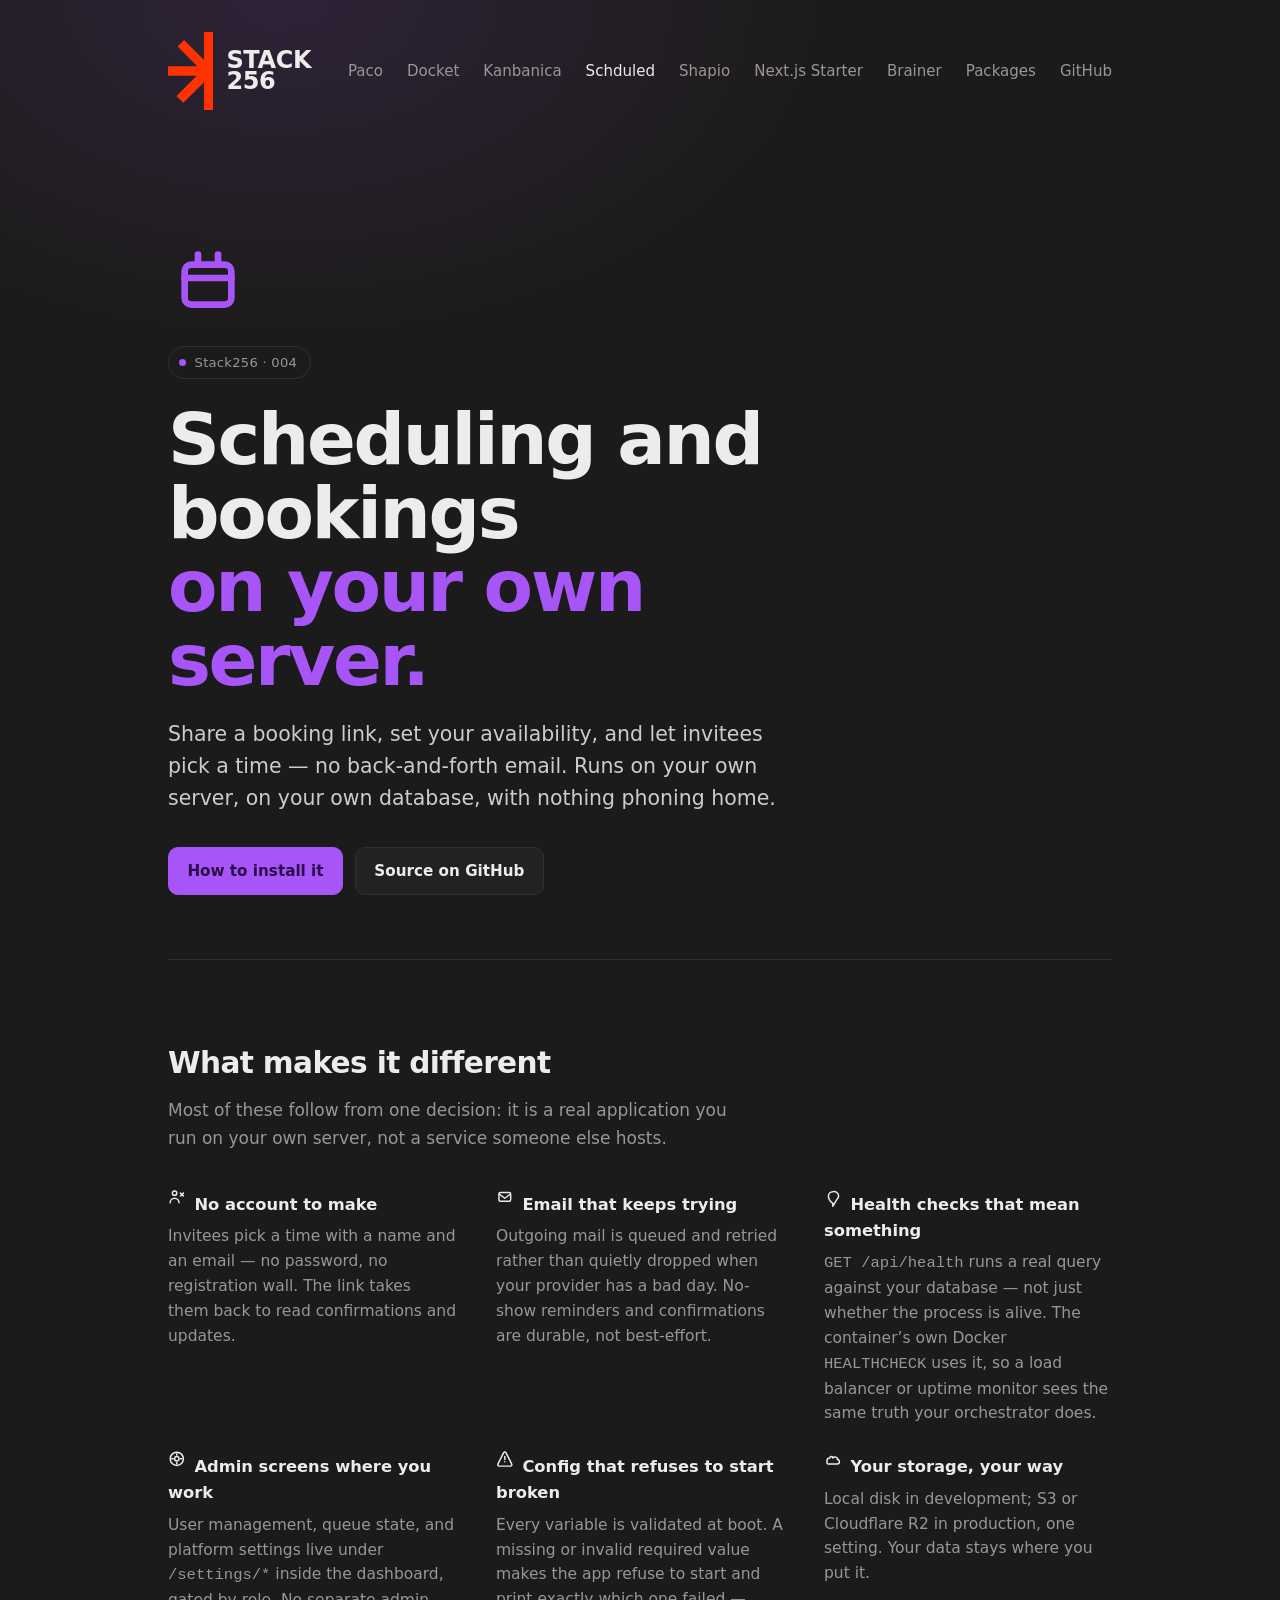
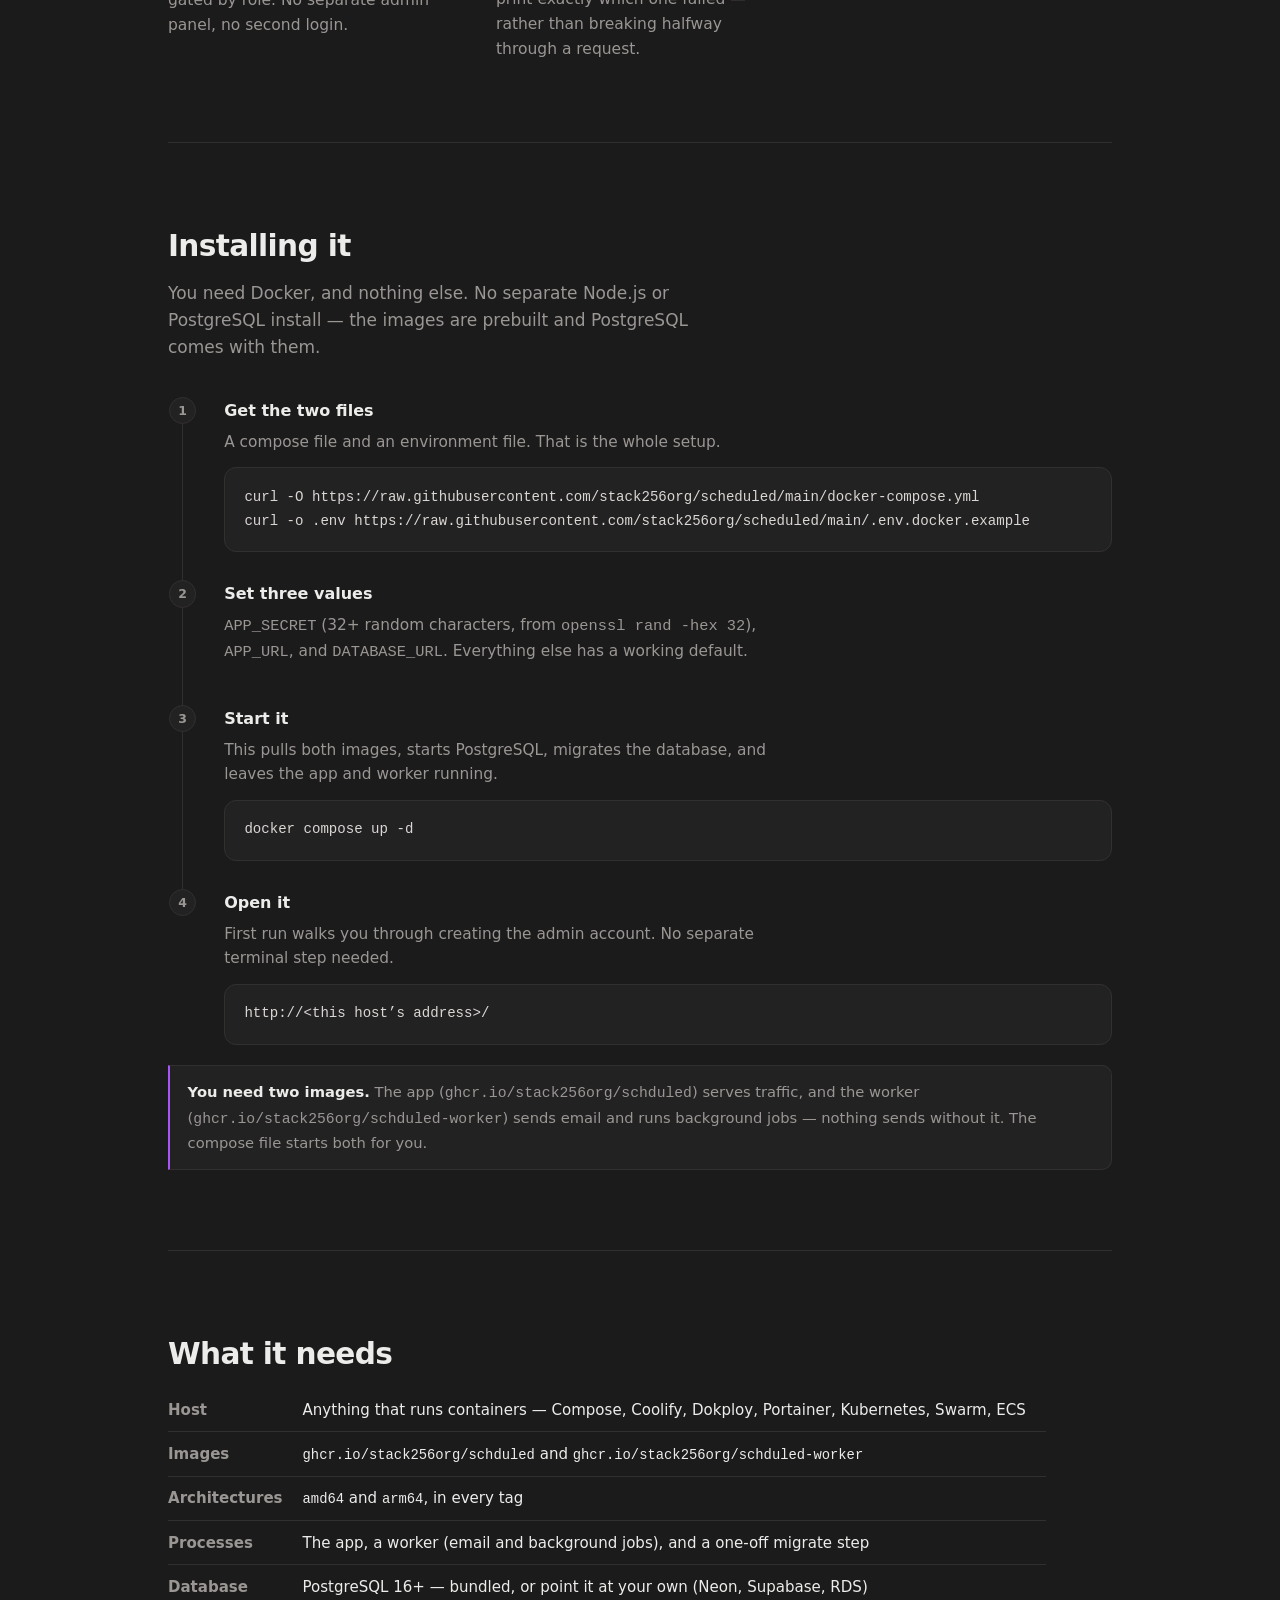
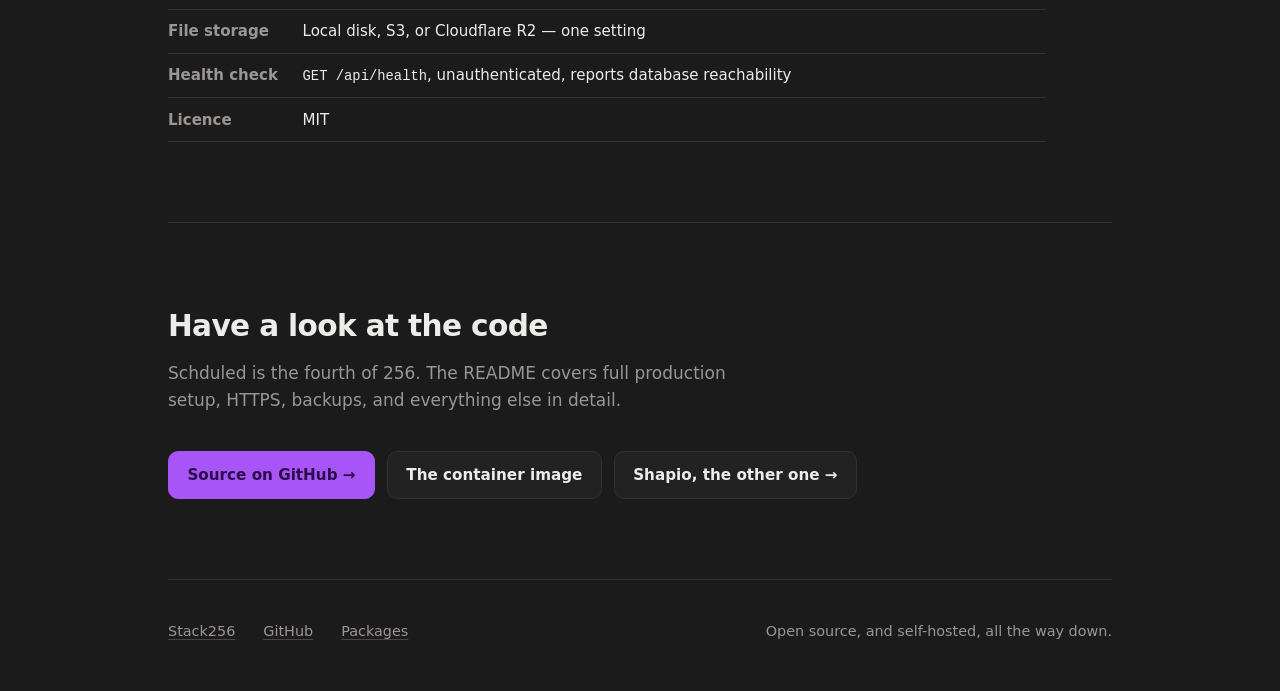
<file: scheduled/index.html>
<!doctype html>
<html lang="en">
  <head>
    <meta charset="utf-8" />
    <meta name="viewport" content="width=device-width, initial-scale=1" />
    <title>Schduled — scheduling you host yourself · Stack256</title>
    <meta
      name="description"
      content="A smart scheduling platform you host yourself. Share a booking link, set your availability, and let invitees pick a time — no back-and-forth. Runs on your own server, on your own database."
    />
    <meta name="theme-color" content="#1c1b1b" />

    <meta property="og:type" content="website" />
    <meta property="og:title" content="Schduled — scheduling you host yourself" />
    <meta
      property="og:description"
      content="Share a booking link, set your availability, and let invitees pick a time. Runs on your own server, on your own database."
    />
    <meta property="og:url" content="https://stack256.org/scheduled/" />
    <meta name="twitter:card" content="summary_large_image" />

    <link rel="icon" href="/assets/scheduled-mark.svg" type="image/svg+xml" />
    <link rel="stylesheet" href="/assets/site.css" />
    <style>
      /*
       * Schduled's accent — the violet of the calendar mark, sampled from
       * its own mark rather than chosen to match. Only these three custom
       * properties change; every rule in site.css that draws an accent reads
       * them.
       */
      :root {
        --brand: #a855f7;
        --brand-rgb: 168 85 247;
        --brand-ink: #2a0d4a;
      }
    </style>
  </head>

  <body>
    <a class="skip" href="#main">Skip to content</a>
    <div class="wrap">
      <header>
        <div class="header-row">
          <a class="logo" href="/" aria-label="Stack256 home">
            <img src="/assets/stack256-mark.svg" alt="" width="48" height="84" />
            <div class="wordmark" aria-hidden="true">Stack<br />256</div>
          </a>

          <nav class="header-links">
            <a href="/paco/">Paco</a>
            <a href="/docket/">Docket</a>
            <a href="/kanbanica/">Kanbanica</a>
            <a href="/scheduled/" aria-current="page">Schduled</a>
            <a href="/shapio/">Shapio</a>
            <a href="/nextjs-starter/">Next.js Starter</a>
            <a href="/brainer/">Brainer</a>
            <a href="https://apt.stack256.org">Packages</a>
            <a href="https://github.com/Stack256org/scheduled">GitHub</a>
          </nav>
        </div>
      </header>

      <main id="main">
        <div class="hero">
          <svg class="product-mark" xmlns="http://www.w3.org/2000/svg" viewBox="0 0 24 24" role="img" aria-label="Schduled">
  <rect x="5" y="8" width="14" height="12" rx="2" fill="none" stroke="currentColor" stroke-width="2"/>
  <line x1="5" y1="12" x2="19" y2="12" stroke="currentColor" stroke-width="2" stroke-linecap="round"/>
  <line x1="9" y1="5" x2="9" y2="8" stroke="currentColor" stroke-width="2" stroke-linecap="round"/>
  <line x1="15" y1="5" x2="15" y2="8" stroke="currentColor" stroke-width="2" stroke-linecap="round"/>
</svg>
          <span class="eyebrow"><span class="dot"></span>Stack256 &middot; 004</span>
          <h1>
            Scheduling and bookings
            <span class="accent">on your own server.</span>
          </h1>
          <p class="lede">
            Share a booking link, set your availability, and let invitees pick a
            time &mdash; no back-and-forth email. Runs on your own server, on
            your own database, with nothing phoning home.
          </p>

          <div class="hero-actions">
            <a class="btn btn--primary" href="#install">How to install it</a>
            <a class="btn" href="https://github.com/Stack256org/scheduled"
              >Source on GitHub</a
            >
          </div>
        </div>

        <section>
          <h2>What makes it different</h2>
          <p class="section-lede">
            Most of these follow from one decision: it is a real application
            you run on your own server, not a service someone else hosts.
          </p>
          <ul class="principles">
            <li>
              <h3><svg class="feature-icon" xmlns="http://www.w3.org/2000/svg" viewBox="0 0 24 24" aria-hidden="true"><circle cx="9" cy="7" r="3" fill="none" stroke="currentColor" stroke-width="2"/><path d="M3 20c0-3.3 2.7-6 6-6s6 2.7 6 6" fill="none" stroke="currentColor" stroke-width="2" stroke-linecap="round"/><line x1="17" y1="7" x2="21" y2="11" stroke="currentColor" stroke-width="2" stroke-linecap="round"/><line x1="21" y1="7" x2="17" y2="11" stroke="currentColor" stroke-width="2" stroke-linecap="round"/></svg>No account to make</h3>
              <p>
                Invitees pick a time with a name and an email &mdash; no
                password, no registration wall. The link takes them back to
                read confirmations and updates.
              </p>
            </li>
            <li>
              <h3><svg class="feature-icon" xmlns="http://www.w3.org/2000/svg" viewBox="0 0 24 24" aria-hidden="true"><rect x="4" y="6" width="16" height="12" rx="2" fill="none" stroke="currentColor" stroke-width="2"/><path d="M4 8l8 6 8-6" fill="none" stroke="currentColor" stroke-width="2" stroke-linejoin="round"/></svg>Email that keeps trying</h3>
              <p>
                Outgoing mail is queued and retried rather than quietly
                dropped when your provider has a bad day. No-show reminders
                and confirmations are durable, not best-effort.
              </p>
            </li>
            <li>
              <h3><svg class="feature-icon" xmlns="http://www.w3.org/2000/svg" viewBox="0 0 24 24" aria-hidden="true"><path d="M12 21s-6-4.35-6-10A6 6 0 0112 5a6 6 0 016 10s-6 10-6 10z" fill="none" stroke="currentColor" stroke-width="2" stroke-linecap="round" stroke-linejoin="round"/></svg>Health checks that mean something</h3>
              <p>
                <code>GET /api/health</code> runs a real query against your
                database &mdash; not just whether the process is alive. The
                container&rsquo;s own Docker <code>HEALTHCHECK</code> uses it,
                so a load balancer or uptime monitor sees the same truth
                your orchestrator does.
              </p>
            </li>
            <li>
              <h3><svg class="feature-icon" xmlns="http://www.w3.org/2000/svg" viewBox="0 0 24 24" aria-hidden="true"><circle cx="12" cy="12" r="3" fill="none" stroke="currentColor" stroke-width="2"/><circle cx="12" cy="12" r="9" fill="none" stroke="currentColor" stroke-width="2"/><line x1="12" y1="7" x2="12" y2="5" stroke="currentColor" stroke-width="2" stroke-linecap="round"/><line x1="12" y1="19" x2="12" y2="17" stroke="currentColor" stroke-width="2" stroke-linecap="round"/><line x1="7" y1="12" x2="5" y2="12" stroke="currentColor" stroke-width="2" stroke-linecap="round"/><line x1="19" y1="12" x2="17" y2="12" stroke="currentColor" stroke-width="2" stroke-linecap="round"/></svg>Admin screens where you work</h3>
              <p>
                User management, queue state, and platform settings live
                under <code>/settings/*</code> inside the dashboard, gated by
                role. No separate admin panel, no second login.
              </p>
            </li>
            <li>
              <h3><svg class="feature-icon" xmlns="http://www.w3.org/2000/svg" viewBox="0 0 24 24" aria-hidden="true"><path d="M10.29 3.83L2.7 19a2 2 0 001.6 3h15.4a2 2 0 001.6-3L13.71 3.83a2 2 0 00-3.42 0z" fill="none" stroke="currentColor" stroke-width="2" stroke-linejoin="round"/><line x1="12" y1="9" x2="12" y2="13" stroke="currentColor" stroke-width="2" stroke-linecap="round"/><circle cx="12" cy="16" r="1" fill="currentColor"/></svg>Config that refuses to start broken</h3>
              <p>
                Every variable is validated at boot. A missing or invalid
                required value makes the app refuse to start and print exactly
                which one failed &mdash; rather than breaking halfway through
                a request.
              </p>
            </li>
            <li>
              <h3><svg class="feature-icon" xmlns="http://www.w3.org/2000/svg" viewBox="0 0 24 24" aria-hidden="true"><path d="M19 13a4 4 0 00-7-2 2 2 0 00-4 0 4 4 0 00-4 4v2a2 2 0 002 2h12a3 3 0 003-3 3 3 0 00-3-3z" fill="none" stroke="currentColor" stroke-width="2" stroke-linejoin="round"/></svg>Your storage, your way</h3>
              <p>
                Local disk in development; S3 or Cloudflare R2 in production,
                one setting. Your data stays where you put it.
              </p>
            </li>
          </ul>
        </section>

        <section id="install">
          <h2>Installing it</h2>
          <p class="section-lede">
            You need Docker, and nothing else. No separate Node.js or
            PostgreSQL install &mdash; the images are prebuilt and PostgreSQL
            comes with them.
          </p>

          <ol class="steps">
            <li>
              <h3>Get the two files</h3>
              <p>A compose file and an environment file. That is the whole setup.</p>
              <pre><code>curl -O https://raw.githubusercontent.com/stack256org/scheduled/main/docker-compose.yml
curl -o .env https://raw.githubusercontent.com/stack256org/scheduled/main/.env.docker.example</code></pre>
            </li>
            <li>
              <h3>Set three values</h3>
              <p>
                <code>APP_SECRET</code> (32+ random characters, from
                <code>openssl rand -hex 32</code>), <code>APP_URL</code>, and
                <code>DATABASE_URL</code>. Everything else has a working
                default.
              </p>
            </li>
            <li>
              <h3>Start it</h3>
              <p>
                This pulls both images, starts PostgreSQL, migrates the
                database, and leaves the app and worker running.
              </p>
              <pre><code>docker compose up -d</code></pre>
            </li>
            <li>
              <h3>Open it</h3>
              <p>
                First run walks you through creating the admin account. No
                separate terminal step needed.
              </p>
              <pre><code>http://&lt;this host&rsquo;s address&gt;/</code></pre>
            </li>
          </ol>

          <p class="note">
            <strong>You need two images.</strong> The app
            (<code>ghcr.io/stack256org/schduled</code>) serves traffic, and the
            worker (<code>ghcr.io/stack256org/schduled-worker</code>) sends
            email and runs background jobs &mdash; nothing sends without it.
            The compose file starts both for you.
          </p>
        </section>

        <section>
          <h2>What it needs</h2>
          <table class="spec">
            <tbody>
              <tr>
                <th scope="row">Host</th>
                <td>
                  Anything that runs containers &mdash; Compose, Coolify,
                  Dokploy, Portainer, Kubernetes, Swarm, ECS
                </td>
              </tr>
              <tr>
                <th scope="row">Images</th>
                <td>
                  <code>ghcr.io/stack256org/schduled</code> and
                  <code>ghcr.io/stack256org/schduled-worker</code>
                </td>
              </tr>
              <tr>
                <th scope="row">Architectures</th>
                <td><code>amd64</code> and <code>arm64</code>, in every tag</td>
              </tr>
              <tr>
                <th scope="row">Processes</th>
                <td>
                  The app, a worker (email and background jobs), and a
                  one-off migrate step
                </td>
              </tr>
              <tr>
                <th scope="row">Database</th>
                <td>
                  PostgreSQL 16+ &mdash; bundled, or point it at your own
                  (Neon, Supabase, RDS)
                </td>
              </tr>
              <tr>
                <th scope="row">File storage</th>
                <td>Local disk, S3, or Cloudflare R2 &mdash; one setting</td>
              </tr>
              <tr>
                <th scope="row">Health check</th>
                <td>
                  <code>GET /api/health</code>, unauthenticated, reports
                  database reachability
                </td>
              </tr>
              <tr>
                <th scope="row">Licence</th>
                <td>MIT</td>
              </tr>
            </tbody>
          </table>
        </section>

        <section>
          <h2>Have a look at the code</h2>
          <p class="section-lede">
            Schduled is the fourth of 256. The README covers full production
            setup, HTTPS, backups, and everything else in detail.
          </p>
          <div class="hero-actions">
            <a class="btn btn--primary" href="https://github.com/Stack256org/scheduled"
              >Source on GitHub &rarr;</a
            >
            <a
              class="btn"
              href="https://github.com/stack256org/scheduled/pkgs/container/schduled"
              >The container image</a
            >
            <a class="btn" href="/shapio/">Shapio, the other one &rarr;</a>
          </div>
        </section>
      </main>

      <footer>
        <a href="/">Stack256</a>
        <a href="https://github.com/Stack256org/scheduled">GitHub</a>
        <a href="https://apt.stack256.org">Packages</a>
        <span class="spacer">Open source, and self-hosted, all the way down.</span>
      </footer>
    </div>
  </body>
</html>
</file>
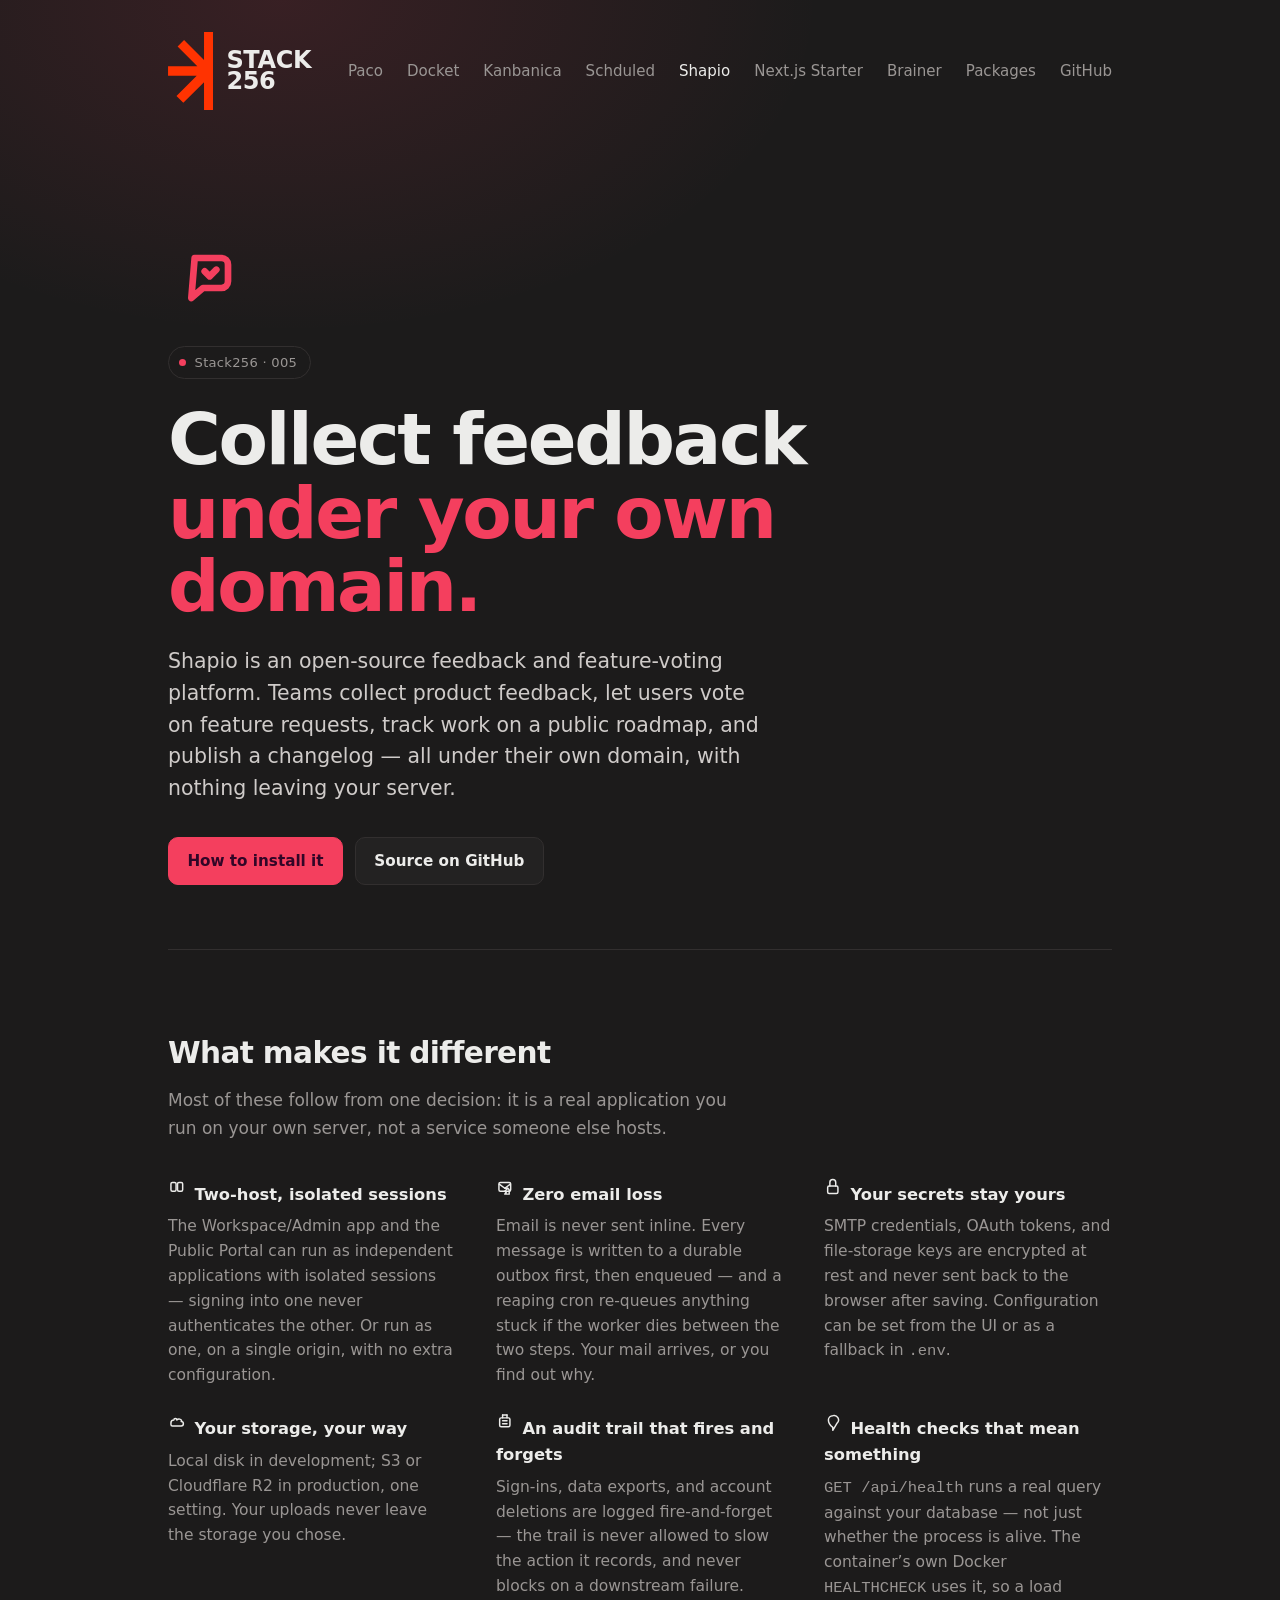
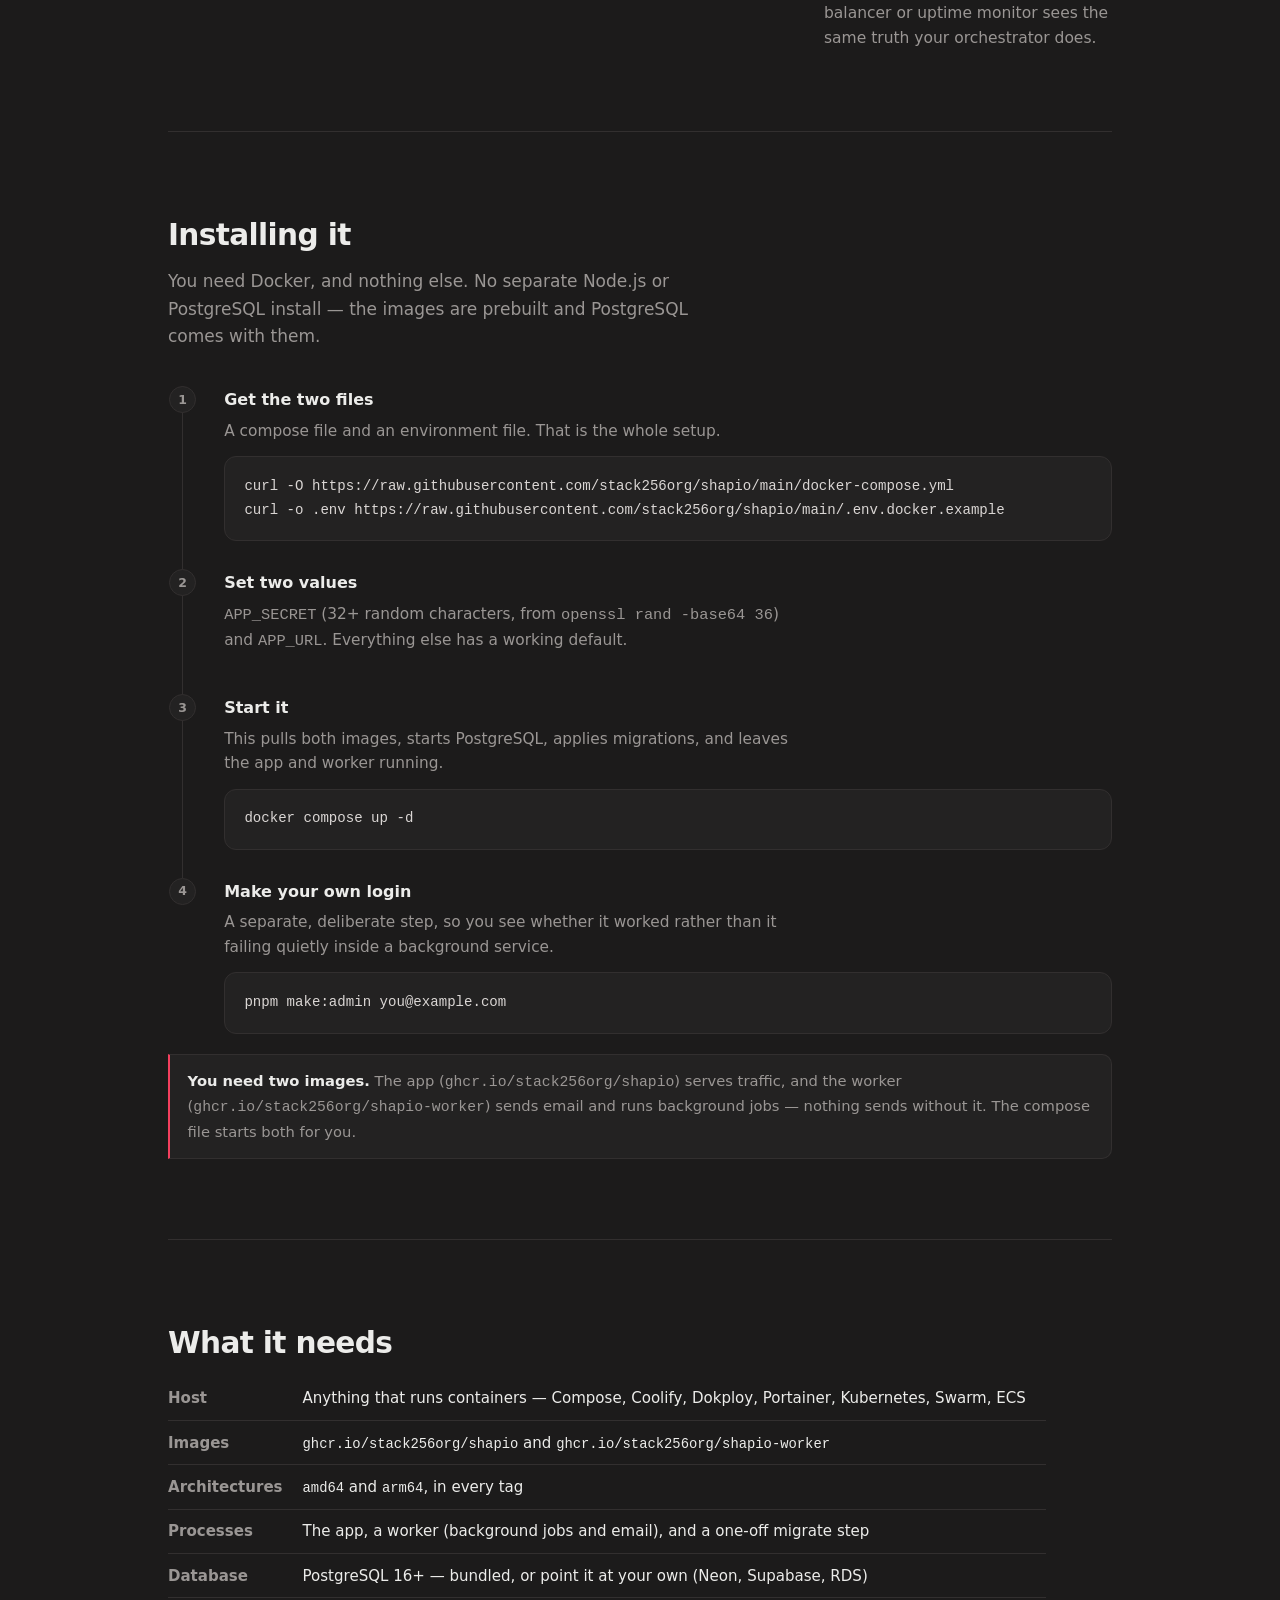
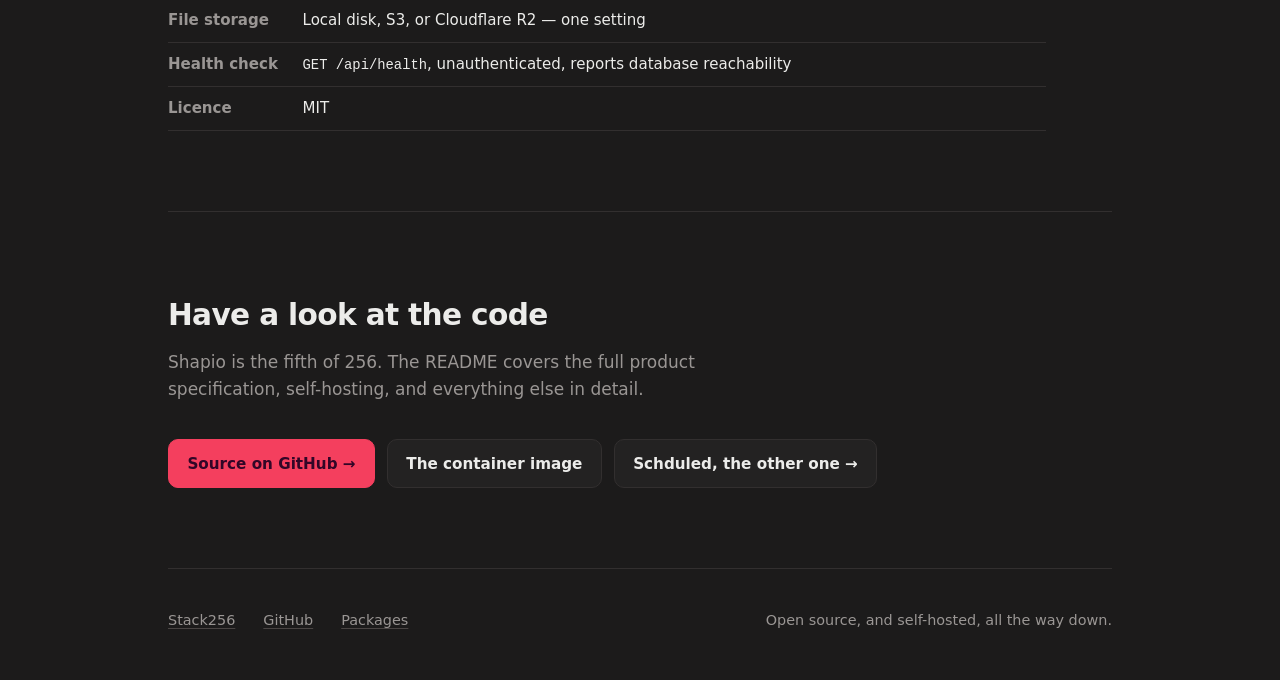
<file: shapio/index.html>
<!doctype html>
<html lang="en">
  <head>
    <meta charset="utf-8" />
    <meta name="viewport" content="width=device-width, initial-scale=1" />
    <title>Shapio — user feedback you host yourself · Stack256</title>
    <meta
      name="description"
      content="An open-source user feedback and feature voting platform. Collect ideas, let users vote, track a public roadmap, and publish a changelog — all under your own domain."
    />
    <meta name="theme-color" content="#1c1b1b" />

    <meta property="og:type" content="website" />
    <meta property="og:title" content="Shapio — user feedback you host yourself" />
    <meta
      property="og:description"
      content="Collect product feedback, let users vote on feature requests, and track a public roadmap — all under your own domain."
    />
    <meta property="og:url" content="https://stack256.org/shapio/" />
    <meta name="twitter:card" content="summary_large_image" />

    <link rel="icon" href="/assets/shapio-mark.svg" type="image/svg+xml" />
    <link rel="stylesheet" href="/assets/site.css" />
    <style>
      /*
       * Shapio's accent — the rose of the mark's checkmark, sampled from
       * its own mark rather than chosen to match. Only these three custom
       * properties change; every rule in site.css that draws an accent reads
       * them.
       */
      :root {
        --brand: #f43f5e;
        --brand-rgb: 244 63 94;
        --brand-ink: #310627;
      }
    </style>
  </head>

  <body>
    <a class="skip" href="#main">Skip to content</a>
    <div class="wrap">
      <header>
        <div class="header-row">
          <a class="logo" href="/" aria-label="Stack256 home">
            <img src="/assets/stack256-mark.svg" alt="" width="48" height="84" />
            <div class="wordmark" aria-hidden="true">Stack<br />256</div>
          </a>

          <nav class="header-links">
            <a href="/paco/">Paco</a>
            <a href="/docket/">Docket</a>
            <a href="/kanbanica/">Kanbanica</a>
            <a href="/scheduled/">Schduled</a>
            <a href="/shapio/" aria-current="page">Shapio</a>
            <a href="/nextjs-starter/">Next.js Starter</a>
            <a href="/brainer/">Brainer</a>
            <a href="https://apt.stack256.org">Packages</a>
            <a href="https://github.com/Stack256org/shapio">GitHub</a>
          </nav>
        </div>
      </header>

      <main id="main">
        <div class="hero">
          <svg class="product-mark" xmlns="http://www.w3.org/2000/svg" viewBox="0 0 24 24" role="img" aria-label="Shapio">
  <path d="M8 6 H16 C17.1 6 18 6.9 18 8 V13 C18 14.1 17.1 15 16 15 H10.5 L7 18 Z" fill="none" stroke="currentColor" stroke-width="2" stroke-linejoin="round"/>
  <path d="M11 10 L12.5 11.5 L14.5 9.5" stroke="currentColor" stroke-width="2" stroke-linecap="round" stroke-linejoin="round" fill="none"/>
</svg>
          <span class="eyebrow"><span class="dot"></span>Stack256 &middot; 005</span>
          <h1>
            Collect feedback
            <span class="accent">under your own domain.</span>
          </h1>
          <p class="lede">
            Shapio is an open-source feedback and feature-voting platform. Teams
            collect product feedback, let users vote on feature requests, track
            work on a public roadmap, and publish a changelog &mdash; all under
            their own domain, with nothing leaving your server.
          </p>

          <div class="hero-actions">
            <a class="btn btn--primary" href="#install">How to install it</a>
            <a class="btn" href="https://github.com/Stack256org/shapio"
              >Source on GitHub</a
            >
          </div>
        </div>

        <section>
          <h2>What makes it different</h2>
          <p class="section-lede">
            Most of these follow from one decision: it is a real application
            you run on your own server, not a service someone else hosts.
          </p>
          <ul class="principles">
            <li>
              <h3><svg class="feature-icon" xmlns="http://www.w3.org/2000/svg" viewBox="0 0 24 24" aria-hidden="true"><rect x="4" y="6" width="7" height="12" rx="2" fill="none" stroke="currentColor" stroke-width="2"/><rect x="13" y="6" width="7" height="12" rx="2" fill="none" stroke="currentColor" stroke-width="2"/></svg>Two-host, isolated sessions</h3>
              <p>
                The Workspace/Admin app and the Public Portal can run as
                independent applications with isolated sessions &mdash; signing
                into one never authenticates the other. Or run as one, on a
                single origin, with no extra configuration.
              </p>
            </li>
            <li>
              <h3><svg class="feature-icon" xmlns="http://www.w3.org/2000/svg" viewBox="0 0 24 24" aria-hidden="true"><rect x="4" y="6" width="16" height="12" rx="2" fill="none" stroke="currentColor" stroke-width="2"/><path d="M4 8l8 6 8-6" fill="none" stroke="currentColor" stroke-width="2" stroke-linejoin="round"/><line x1="12" y1="14" x2="16" y2="14" stroke="currentColor" stroke-width="2" stroke-linecap="round"/><path d="M16 14l-4 4 2 2-2 2h6v-6l-2-2" fill="none" stroke="currentColor" stroke-width="2" stroke-linecap="round" stroke-linejoin="round"/></svg>Zero email loss</h3>
              <p>
                Email is never sent inline. Every message is written to a
                durable outbox first, then enqueued &mdash; and a reaping cron
                re-queues anything stuck if the worker dies between the two
                steps. Your mail arrives, or you find out why.
              </p>
            </li>
            <li>
              <h3><svg class="feature-icon" xmlns="http://www.w3.org/2000/svg" viewBox="0 0 24 24" aria-hidden="true"><rect x="5" y="11" width="14" height="10" rx="2" fill="none" stroke="currentColor" stroke-width="2"/><path d="M8 11V6a4 4 0 018 0v5" fill="none" stroke="currentColor" stroke-width="2" stroke-linecap="round"/></svg>Your secrets stay yours</h3>
              <p>
                SMTP credentials, OAuth tokens, and file-storage keys are
                encrypted at rest and never sent back to the browser after
                saving. Configuration can be set from the UI or as a fallback
                in <code>.env</code>.
              </p>
            </li>
            <li>
              <h3><svg class="feature-icon" xmlns="http://www.w3.org/2000/svg" viewBox="0 0 24 24" aria-hidden="true"><path d="M19 13a4 4 0 00-7-2 2 2 0 00-4 0 4 4 0 00-4 4v2a2 2 0 002 2h12a3 3 0 003-3 3 3 0 00-3-3z" fill="none" stroke="currentColor" stroke-width="2" stroke-linejoin="round"/></svg>Your storage, your way</h3>
              <p>
                Local disk in development; S3 or Cloudflare R2 in production,
                one setting. Your uploads never leave the storage you chose.
              </p>
            </li>
            <li>
              <h3><svg class="feature-icon" xmlns="http://www.w3.org/2000/svg" viewBox="0 0 24 24" aria-hidden="true"><rect x="5" y="8" width="14" height="12" rx="2" fill="none" stroke="currentColor" stroke-width="2"/><line x1="9" y1="4" x2="15" y2="4" stroke="currentColor" stroke-width="2" stroke-linecap="round"/><line x1="9" y1="4" x2="9" y2="8" stroke="currentColor" stroke-width="2" stroke-linecap="round"/><line x1="15" y1="4" x2="15" y2="8" stroke="currentColor" stroke-width="2" stroke-linecap="round"/><line x1="9" y1="12" x2="15" y2="12" stroke="currentColor" stroke-width="2" stroke-linecap="round"/><line x1="9" y1="16" x2="15" y2="16" stroke="currentColor" stroke-width="2" stroke-linecap="round"/></svg>An audit trail that fires and forgets</h3>
              <p>
                Sign-ins, data exports, and account deletions are logged
                fire-and-forget &mdash; the trail is never allowed to slow the
                action it records, and never blocks on a downstream failure.
              </p>
            </li>
            <li>
              <h3><svg class="feature-icon" xmlns="http://www.w3.org/2000/svg" viewBox="0 0 24 24" aria-hidden="true"><path d="M12 21s-6-4.35-6-10A6 6 0 0112 5a6 6 0 016 10s-6 10-6 10z" fill="none" stroke="currentColor" stroke-width="2" stroke-linecap="round" stroke-linejoin="round"/></svg>Health checks that mean something</h3>
              <p>
                <code>GET /api/health</code> runs a real query against your
                database &mdash; not just whether the process is alive. The
                container&rsquo;s own Docker <code>HEALTHCHECK</code> uses it,
                so a load balancer or uptime monitor sees the same truth your
                orchestrator does.
              </p>
            </li>
          </ul>
        </section>

        <section id="install">
          <h2>Installing it</h2>
          <p class="section-lede">
            You need Docker, and nothing else. No separate Node.js or
            PostgreSQL install &mdash; the images are prebuilt and PostgreSQL
            comes with them.
          </p>

          <ol class="steps">
            <li>
              <h3>Get the two files</h3>
              <p>A compose file and an environment file. That is the whole setup.</p>
              <pre><code>curl -O https://raw.githubusercontent.com/stack256org/shapio/main/docker-compose.yml
curl -o .env https://raw.githubusercontent.com/stack256org/shapio/main/.env.docker.example</code></pre>
            </li>
            <li>
              <h3>Set two values</h3>
              <p>
                <code>APP_SECRET</code> (32+ random characters, from
                <code>openssl rand -base64 36</code>) and
                <code>APP_URL</code>. Everything else has a working default.
              </p>
            </li>
            <li>
              <h3>Start it</h3>
              <p>
                This pulls both images, starts PostgreSQL, applies migrations,
                and leaves the app and worker running.
              </p>
              <pre><code>docker compose up -d</code></pre>
            </li>
            <li>
              <h3>Make your own login</h3>
              <p>
                A separate, deliberate step, so you see whether it worked
                rather than it failing quietly inside a background service.
              </p>
              <pre><code>pnpm make:admin you@example.com</code></pre>
            </li>
          </ol>

          <p class="note">
            <strong>You need two images.</strong> The app
            (<code>ghcr.io/stack256org/shapio</code>) serves traffic, and the
            worker (<code>ghcr.io/stack256org/shapio-worker</code>) sends
            email and runs background jobs &mdash; nothing sends without it.
            The compose file starts both for you.
          </p>
        </section>

        <section>
          <h2>What it needs</h2>
          <table class="spec">
            <tbody>
              <tr>
                <th scope="row">Host</th>
                <td>
                  Anything that runs containers &mdash; Compose, Coolify,
                  Dokploy, Portainer, Kubernetes, Swarm, ECS
                </td>
              </tr>
              <tr>
                <th scope="row">Images</th>
                <td>
                  <code>ghcr.io/stack256org/shapio</code> and
                  <code>ghcr.io/stack256org/shapio-worker</code>
                </td>
              </tr>
              <tr>
                <th scope="row">Architectures</th>
                <td><code>amd64</code> and <code>arm64</code>, in every tag</td>
              </tr>
              <tr>
                <th scope="row">Processes</th>
                <td>
                  The app, a worker (background jobs and email), and a
                  one-off migrate step
                </td>
              </tr>
              <tr>
                <th scope="row">Database</th>
                <td>
                  PostgreSQL 16+ &mdash; bundled, or point it at your own
                  (Neon, Supabase, RDS)
                </td>
              </tr>
              <tr>
                <th scope="row">File storage</th>
                <td>Local disk, S3, or Cloudflare R2 &mdash; one setting</td>
              </tr>
              <tr>
                <th scope="row">Health check</th>
                <td>
                  <code>GET /api/health</code>, unauthenticated, reports
                  database reachability
                </td>
              </tr>
              <tr>
                <th scope="row">Licence</th>
                <td>MIT</td>
              </tr>
            </tbody>
          </table>
        </section>

        <section>
          <h2>Have a look at the code</h2>
          <p class="section-lede">
            Shapio is the fifth of 256. The README covers the full product
            specification, self-hosting, and everything else in detail.
          </p>
          <div class="hero-actions">
            <a class="btn btn--primary" href="https://github.com/Stack256org/shapio"
              >Source on GitHub &rarr;</a
            >
            <a
              class="btn"
              href="https://github.com/stack256org/shapio/pkgs/container/shapio"
              >The container image</a
            >
            <a class="btn" href="/scheduled/">Schduled, the other one &rarr;</a>
          </div>
        </section>
      </main>

      <footer>
        <a href="/">Stack256</a>
        <a href="https://github.com/Stack256org/shapio">GitHub</a>
        <a href="https://apt.stack256.org">Packages</a>
        <span class="spacer">Open source, and self-hosted, all the way down.</span>
      </footer>
    </div>
  </body>
</html>
</file>
<file: assets/site.css>
/*
 * Stack256 — one stylesheet for the whole site.
 *
 * Extracted from the inline <style> the home page used to carry, because there
 * are now six pages (/, /paco, /docket, /kanbanica, /scheduled, /shapio)
 * and a seventh is only ever one product away. Three copies of a design
 * system drift within a week; one file cannot.
 *
 * Per-product colour is the single axis of variation. A product page sets
 * --brand (and --brand-rgb, which the hero wash needs as bare channels) on
 * :root, and every accent on the page follows — the mark's tint, rules, links,
 * the progress bar. Nothing else is themed, on purpose: the products should
 * read as one family with an accent, not as separate sites.
 */

:root {
  --ink: #1c1b1b;
  --ink-raised: #232222;
  --edge: #322f2f;
  --text: #ececea;
  --muted: #9a9694;
  --dim: #837e7c;

  /* Stack256's own orange, taken from the logo file rather than eyeballed.
     The site previously used #ff3308, which is close enough to look right on
     its own and visibly wrong beside the real mark. */
  --brand: #ff3301;
  --brand-rgb: 255 51 1;
  /* Text laid on top of --brand. Near-black rather than white: every accent we
     use is a bright, saturated hue, and white on it sits below 4.5:1. A product
     page overrides this alongside --brand so the pair stays legible. */
  --brand-ink: #1a0c06;
}

*,
*::before,
*::after {
  box-sizing: border-box;
}

html {
  -webkit-text-size-adjust: 100%;
  scroll-behavior: smooth;
}

@media (prefers-reduced-motion: reduce) {
  html {
    scroll-behavior: auto;
  }
}

/*
 * Deliberately one dark theme rather than light/dark variants. The mark is a
 * saturated orange-red that only holds its weight on near-black; on a white
 * field it vibrates and stops reading as a logo. Committing to the brand
 * surface is the design decision, not an oversight.
 */
body {
  margin: 0;
  background: var(--ink);
  color: var(--text);
  font-family:
    ui-sans-serif, system-ui, -apple-system, "Segoe UI", Roboto,
    "Helvetica Neue", Arial, sans-serif;
  font-size: 17px;
  line-height: 1.6;
  -webkit-font-smoothing: antialiased;
}

/*
 * A single wash of brand colour behind the hero, kept very low in opacity.
 *
 * `absolute`, not `fixed`: fixed pins it to the viewport, so it travels down
 * the page as you scroll and lays a visible tint across whatever section you
 * happen to be reading. Absolute anchors it to the top of the document, which
 * is the one place it belongs.
 */
body::before {
  content: "";
  position: absolute;
  inset: 0 0 auto 0;
  height: min(70vh, 640px);
  background: radial-gradient(
    62% 78% at 22% 0%,
    rgb(var(--brand-rgb) / 13%),
    transparent 68%
  );
  pointer-events: none;
  z-index: 0;
}

.wrap {
  position: relative;
  z-index: 1;
  max-width: 62rem;
  margin: 0 auto;
  padding: 0 1.5rem;
}

a {
  color: inherit;
}

/* Skip link — the nav is short, but a keyboard user should not have to walk it
   on every product page. Visible only once focused. */
.skip {
  position: absolute;
  left: -9999px;
  top: 0;
  z-index: 10;
  padding: 0.6rem 1rem;
  background: var(--ink-raised);
  border: 1px solid var(--edge);
  border-radius: 0 0 8px 0;
  text-decoration: none;
}

.skip:focus {
  left: 0;
}

/* ---------- logo ---------- */

.logo {
  display: flex;
  align-items: center;
  gap: 0.85rem;
  text-decoration: none;
}

.logo svg,
.logo img {
  display: block;
  width: clamp(2.1rem, 5vw, 2.8rem);
  height: auto;
  flex: none;
}

.wordmark {
  font-weight: 800;
  /* Condensed to sit with the mark's vertical bar. `font-stretch` is honoured
     by variable system faces; the narrow fallbacks cover the rest. */
  font-stretch: 87.5%;
  font-family:
    ui-sans-serif, system-ui, "Helvetica Neue", "Arial Narrow", Arial,
    sans-serif;
  letter-spacing: -0.015em;
  line-height: 0.86;
  font-size: clamp(1.15rem, 3vw, 1.5rem);
  text-transform: uppercase;
}

/* ---------- header ---------- */

header {
  padding: 2rem 0 0;
}

.header-row {
  display: flex;
  flex-wrap: wrap;
  gap: 1rem;
  align-items: center;
  justify-content: space-between;
}

.header-links {
  display: flex;
  flex-wrap: wrap;
  gap: 1.5rem;
  font-size: 0.94rem;
}

.header-links a {
  color: var(--muted);
  text-decoration: none;
  transition: color 0.15s;
}

.header-links a:hover,
.header-links a:focus-visible {
  color: var(--text);
}

.header-links a[aria-current="page"] {
  color: var(--text);
}

/* ---------- hero ---------- */

.hero {
  padding: clamp(3.5rem, 11vw, 8rem) 0 clamp(2.5rem, 6vw, 4rem);
  max-width: 46rem;
}

.eyebrow {
  display: inline-flex;
  align-items: center;
  gap: 0.55rem;
  margin: 0 0 1.5rem;
  padding: 0.32rem 0.8rem 0.32rem 0.6rem;
  border: 1px solid var(--edge);
  border-radius: 999px;
  color: var(--muted);
  font-size: 0.82rem;
  letter-spacing: 0.02em;
  text-decoration: none;
}

.dot {
  width: 0.45rem;
  height: 0.45rem;
  border-radius: 50%;
  background: var(--brand);
  flex: none;
}

h1 {
  margin: 0 0 1.4rem;
  font-size: clamp(2.35rem, 7.2vw, 4.5rem);
  line-height: 1.02;
  letter-spacing: -0.032em;
  font-weight: 800;
}

/*
 * The second sentence is the one that matters, so it gets its own line instead
 * of wrapping wherever the measure happens to run out. `block` rather than a
 * `<br>` so the break is a layout decision and disappears if the type scale
 * changes.
 */
h1 .accent {
  display: block;
  color: var(--brand);
}

.lede {
  margin: 0;
  max-width: 38rem;
  font-size: clamp(1.05rem, 2.1vw, 1.28rem);
  line-height: 1.55;
  color: #cfcbc9;
}

/* ---------- product hero ---------- */

/*
 * A product page leads with its own mark at display size. Since every mark is
 * a 24×24 line-art glyph, the height is the only axis that varies. The mark
 * uses `currentColor`, so `color: var(--brand)` makes it read in the
 * product's accent on its page and in the default text colour on cards.
 */
.product-mark {
  display: block;
  width: auto;
  max-width: min(100%, 10rem);
  height: clamp(3.5rem, 9vw, 5rem);
  margin: 0 0 1.75rem;
  align-self: flex-start;
  object-fit: contain;
  color: var(--brand);
}

.hero-actions {
  display: flex;
  flex-wrap: wrap;
  gap: 0.75rem;
  margin: 2rem 0 0;
}

.btn {
  display: inline-flex;
  align-items: center;
  gap: 0.5rem;
  padding: 0.7rem 1.15rem;
  border: 1px solid var(--edge);
  border-radius: 10px;
  background: var(--ink-raised);
  color: var(--text);
  font-size: 0.95rem;
  font-weight: 600;
  text-decoration: none;
  transition:
    border-color 0.15s,
    background 0.15s;
}

.btn:hover,
.btn:focus-visible {
  border-color: #4a4544;
  background: #2a2828;
}

.btn--primary {
  background: var(--brand);
  border-color: var(--brand);
  color: var(--brand-ink);
}

.btn--primary:hover,
.btn--primary:focus-visible {
  background: var(--brand);
  border-color: var(--brand);
  filter: brightness(1.08);
}

/* ---------- counter ---------- */

.counter {
  display: flex;
  flex-wrap: wrap;
  align-items: baseline;
  gap: 0.6rem 1.4rem;
  margin: 2.75rem 0 0;
  padding: 1.25rem 0 0;
  border-top: 1px solid var(--edge);
}

.counter .n {
  font-size: clamp(1.9rem, 5vw, 2.6rem);
  font-weight: 800;
  letter-spacing: -0.03em;
  line-height: 1;
}

.counter .of {
  color: var(--muted);
  font-size: 0.95rem;
}

.track {
  flex: 1 1 12rem;
  height: 5px;
  min-width: 8rem;
  border-radius: 999px;
  background: var(--edge);
  overflow: hidden;
}

/*
 * Width is 5/256 — a real number, not a flattering one. It is meant to look
 * like the beginning of something rather than a nearly-finished progress bar.
 */
.track span {
  display: block;
  height: 100%;
  width: 1.95%;
  min-width: 4px;
  border-radius: 999px;
  background: var(--brand);
}

/* ---------- sections ---------- */

section {
  padding: clamp(3rem, 7vw, 5rem) 0;
  border-top: 1px solid var(--edge);
}

h2 {
  margin: 0 0 0.6rem;
  font-size: clamp(1.4rem, 3.4vw, 1.85rem);
  letter-spacing: -0.022em;
  font-weight: 700;
}

.section-lede {
  margin: 0 0 2.25rem;
  max-width: 36rem;
  color: var(--muted);
}

/* Sub-headings inside a section, for the two install routes. */
.sub {
  margin: 2.25rem 0 0.4rem;
  font-size: 1rem;
  font-weight: 700;
  letter-spacing: -0.005em;
}

.sub:first-of-type {
  margin-top: 0;
}

.sub-lede {
  margin: 0 0 1rem;
  max-width: 36rem;
  color: var(--muted);
  font-size: 0.96rem;
}

.sub-lede a,
.section-lede a {
  color: var(--text);
  text-decoration-color: #55504f;
  text-underline-offset: 3px;
}

/* ---------- principles / feature grid ---------- */

.principles {
  display: grid;
  gap: 1.5rem 2.5rem;
  grid-template-columns: repeat(auto-fit, minmax(15rem, 1fr));
  margin: 0;
  padding: 0;
  list-style: none;
}

.principles h3 {
  margin: 0 0 0.4rem;
  font-size: 1.02rem;
  font-weight: 700;
}

/* Small line-art icon used at the start of feature headings and in the
   home page feature grid. The SVG uses `currentColor`, so the icon reads
   in whatever text colour its parent establishes; `color` is set
   explicitly because inline SVGs don't always inherit reliably. */
.feature-icon {
  display: inline-block;
  width: 1.1rem;
  height: 1.1rem;
  margin-right: 0.55rem;
  vertical-align: 0.28em;
  color: var(--text);
  flex: none;
  overflow: visible;
}

.principles p {
  margin: 0;
  color: var(--muted);
  font-size: 0.97rem;
}

/* ---------- products ---------- */

.products {
  display: grid;
  gap: 1rem;
  grid-template-columns: repeat(auto-fit, minmax(18rem, 1fr));
}

.card {
  display: flex;
  flex-direction: column;
  gap: 0.6rem;
  padding: 1.4rem;
  border: 1px solid var(--edge);
  border-radius: 12px;
  background: var(--ink-raised);
  text-decoration: none;
  transition:
    border-color 0.15s,
    transform 0.15s;
}

.card:hover,
.card:focus-visible {
  border-color: #4a4544;
  transform: translateY(-2px);
}

.card-top {
  display: flex;
  align-items: center;
  justify-content: space-between;
  gap: 1rem;
}

.card h3 {
  margin: 0;
  font-size: 1.12rem;
  font-weight: 700;
}

.card .idx {
  color: var(--muted);
  font-size: 0.8rem;
  font-variant-numeric: tabular-nums;
  flex: none;
}

.card p {
  margin: 0;
  color: var(--muted);
  font-size: 0.96rem;
}

/* The card's own mark, small, so the grid is scannable by shape as well as by
   name. Height-capped for the same aspect-ratio reason as .product-mark. */
.card-mark {
  display: block;
  width: auto;
  height: 1.6rem;
  max-width: 9rem;
  margin: 0 0 0.15rem;
  /* `.card` is a flex column, so its default `align-items: stretch` pulls a
     replaced element to the full column width while `height` stays pinned —
     which flattened the square Docket mark into a smear. Opting out of the
     stretch is what preserves the intrinsic aspect ratio; `object-fit` is the
     belt to that braces. */
  align-self: flex-start;
  object-fit: contain;
  /* Marks use `currentColor`; inherit the card's text colour so the
     square 24×24 glyphs read in the light card colour. */
  color: inherit;
}

/* How this product is distributed — stated per card, because "install any of
   it" was not true: they do not all ship the same way. */
.card .meta {
  margin-top: auto;
  padding-top: 0.5rem;
  color: var(--dim);
  font-size: 0.82rem;
}

.card .meta code {
  font-family: ui-monospace, SFMono-Regular, Menlo, Consolas, monospace;
  font-size: 0.95em;
  color: #a09b99;
}

.card .go {
  margin-top: 0;
  padding-top: 0.4rem;
  color: var(--brand);
  font-size: 0.9rem;
  font-weight: 600;
}

/* A placeholder card for the 254 that do not exist yet. Dashed, unlinked, and
   deliberately quiet — it marks the shape of the plan without pretending to be
   a product. */
.card--ghost {
  border-style: dashed;
  background: none;
  color: var(--dim);
}

.card--ghost:hover {
  transform: none;
  border-color: var(--edge);
}

/* ---------- home page feature grid ---------- */

.features {
  display: flex;
  flex-wrap: wrap;
  gap: 1.5rem 2rem;
  justify-content: center;
  margin: 0;
  padding: 0;
  list-style: none;
}

.features li {
  display: flex;
  align-items: center;
  gap: 0.6rem;
  color: var(--muted);
  font-size: 0.95rem;
}

.features .feature-icon {
  width: 1.2rem;
  height: 1.2rem;
  color: var(--text);
}

/* ---------- spec table ---------- */

.spec {
  width: 100%;
  border-collapse: collapse;
  font-size: 0.94rem;
  /* Wide rows scroll inside their own box rather than widening the page. */
  display: block;
  overflow-x: auto;
}

.spec th,
.spec td {
  text-align: left;
  padding: 0.6rem 1.25rem 0.6rem 0;
  border-bottom: 1px solid var(--edge);
  vertical-align: top;
}

.spec th {
  color: var(--muted);
  font-weight: 600;
  white-space: nowrap;
}

.spec td code {
  font-family: ui-monospace, SFMono-Regular, Menlo, Consolas, monospace;
  font-size: 0.92em;
}

/* ---------- steps ---------- */

.steps {
  margin: 0;
  padding: 0;
  list-style: none;
  counter-reset: step;
}

.steps > li {
  position: relative;
  counter-increment: step;
  padding: 0 0 1.75rem 2.6rem;
  border-left: 1px solid var(--edge);
  margin-left: 0.85rem;
}

.steps > li:last-child {
  border-left-color: transparent;
  padding-bottom: 0;
}

.steps > li::before {
  content: counter(step);
  position: absolute;
  left: -0.85rem;
  top: 0;
  display: grid;
  place-items: center;
  width: 1.7rem;
  height: 1.7rem;
  border-radius: 50%;
  border: 1px solid var(--edge);
  background: var(--ink-raised);
  color: var(--muted);
  font-size: 0.78rem;
  font-weight: 700;
  font-variant-numeric: tabular-nums;
}

.steps h3 {
  margin: 0 0 0.35rem;
  font-size: 1rem;
  font-weight: 700;
  line-height: 1.7;
}

.steps p {
  margin: 0 0 0.8rem;
  color: var(--muted);
  font-size: 0.96rem;
  max-width: 36rem;
}

/* ---------- code ---------- */

pre {
  margin: 0;
  padding: 1.1rem 1.2rem;
  border: 1px solid var(--edge);
  border-radius: 12px;
  background: var(--ink-raised);
  color: #dad6d4;
  font-family: ui-monospace, SFMono-Regular, Menlo, Consolas, monospace;
  font-size: 0.88rem;
  line-height: 1.7;
  /* Long commands scroll inside the block rather than widening the page. */
  overflow-x: auto;
}

pre .c {
  color: #7e7a78;
}

code {
  font-family: ui-monospace, SFMono-Regular, Menlo, Consolas, monospace;
}

/* ---------- callout ---------- */

.note {
  margin: 1.25rem 0 0;
  padding: 0.9rem 1.1rem;
  border: 1px solid var(--edge);
  border-left: 2px solid var(--brand);
  border-radius: 0 10px 10px 0;
  background: var(--ink-raised);
  color: var(--muted);
  font-size: 0.92rem;
}

.note strong {
  color: var(--text);
}

/* ---------- footer ---------- */

footer {
  padding: 2.5rem 0 3.5rem;
  border-top: 1px solid var(--edge);
  display: flex;
  flex-wrap: wrap;
  gap: 0.75rem 1.75rem;
  align-items: center;
  color: var(--muted);
  font-size: 0.9rem;
}

footer a {
  color: var(--muted);
  text-decoration-color: #4a4544;
  text-underline-offset: 3px;
}

footer a:hover {
  color: var(--text);
}

footer .spacer {
  margin-left: auto;
}

/* Respect a reduced-motion preference: the only motion here is the hover lift,
   so remove it rather than reduce it. */
@media (prefers-reduced-motion: reduce) {
  .card {
    transition: none;
  }
  .card:hover,
  .card:focus-visible {
    transform: none;
  }
}
</file>
